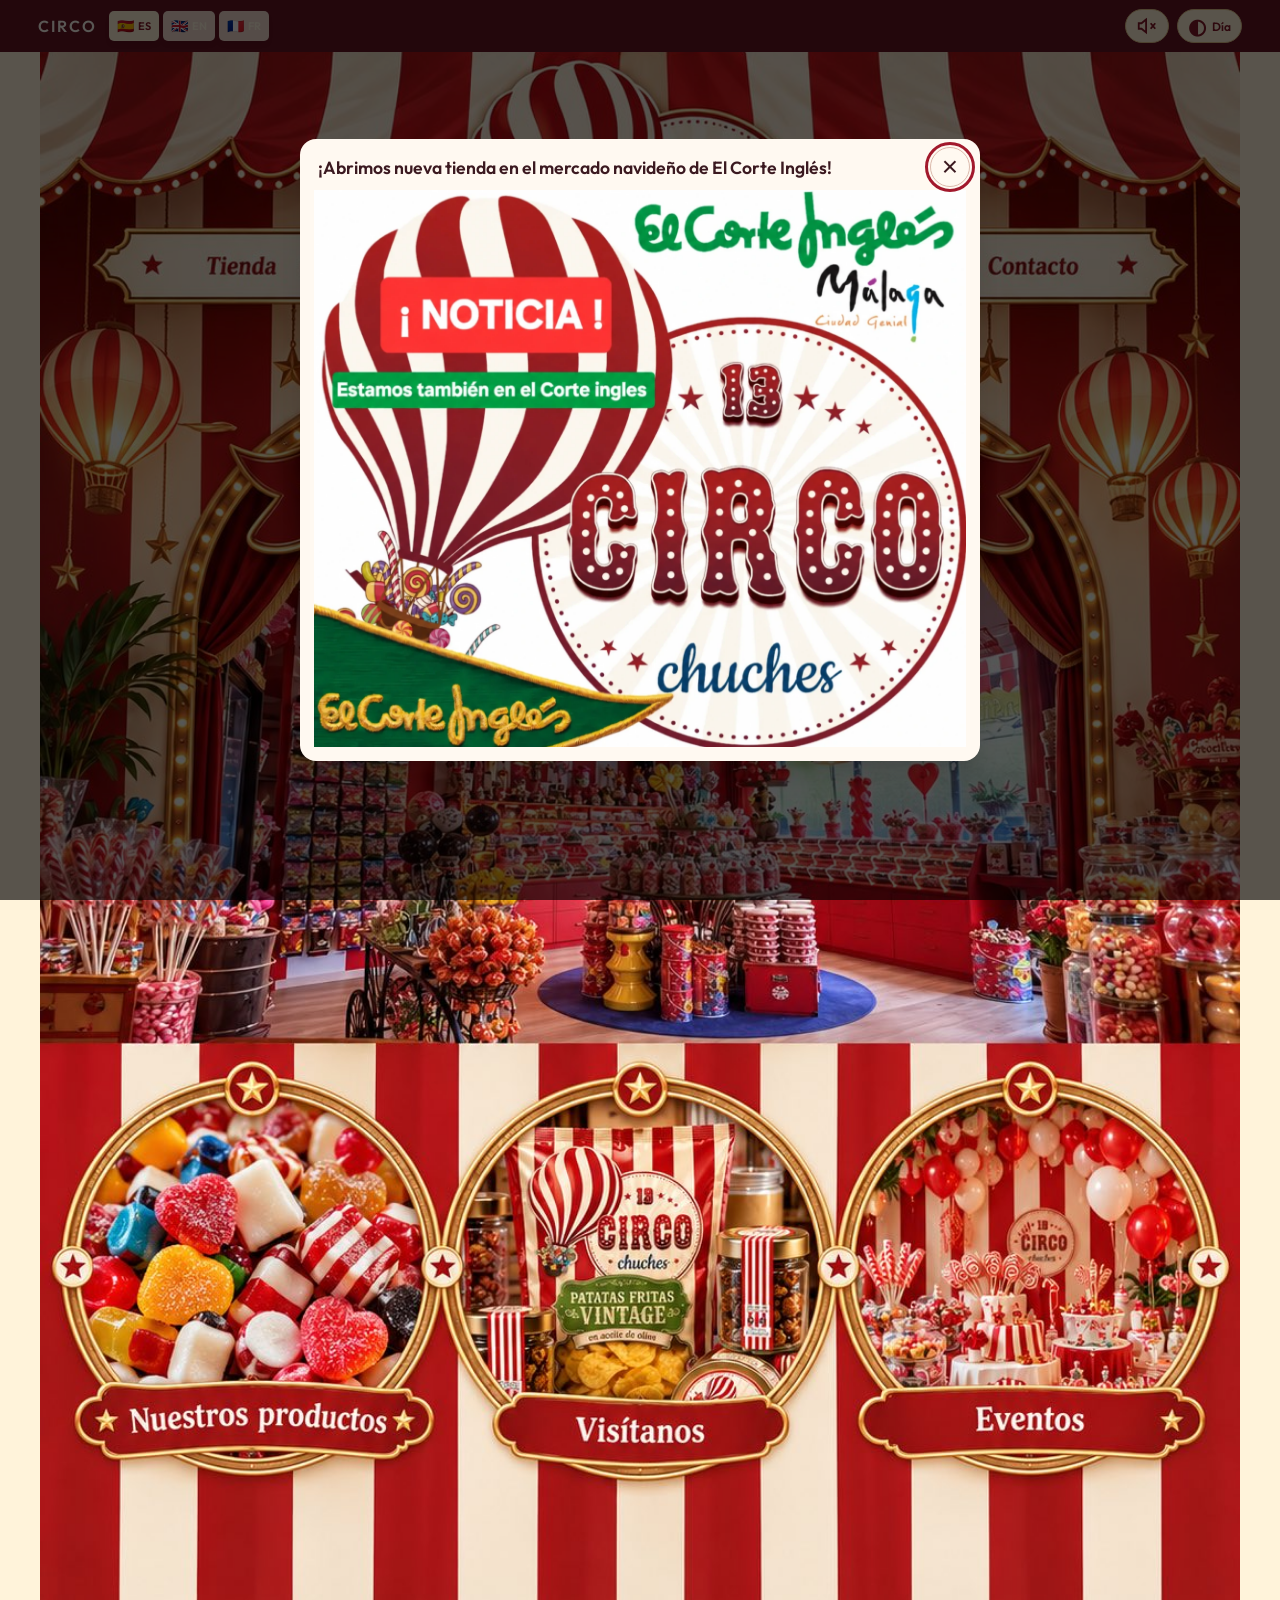
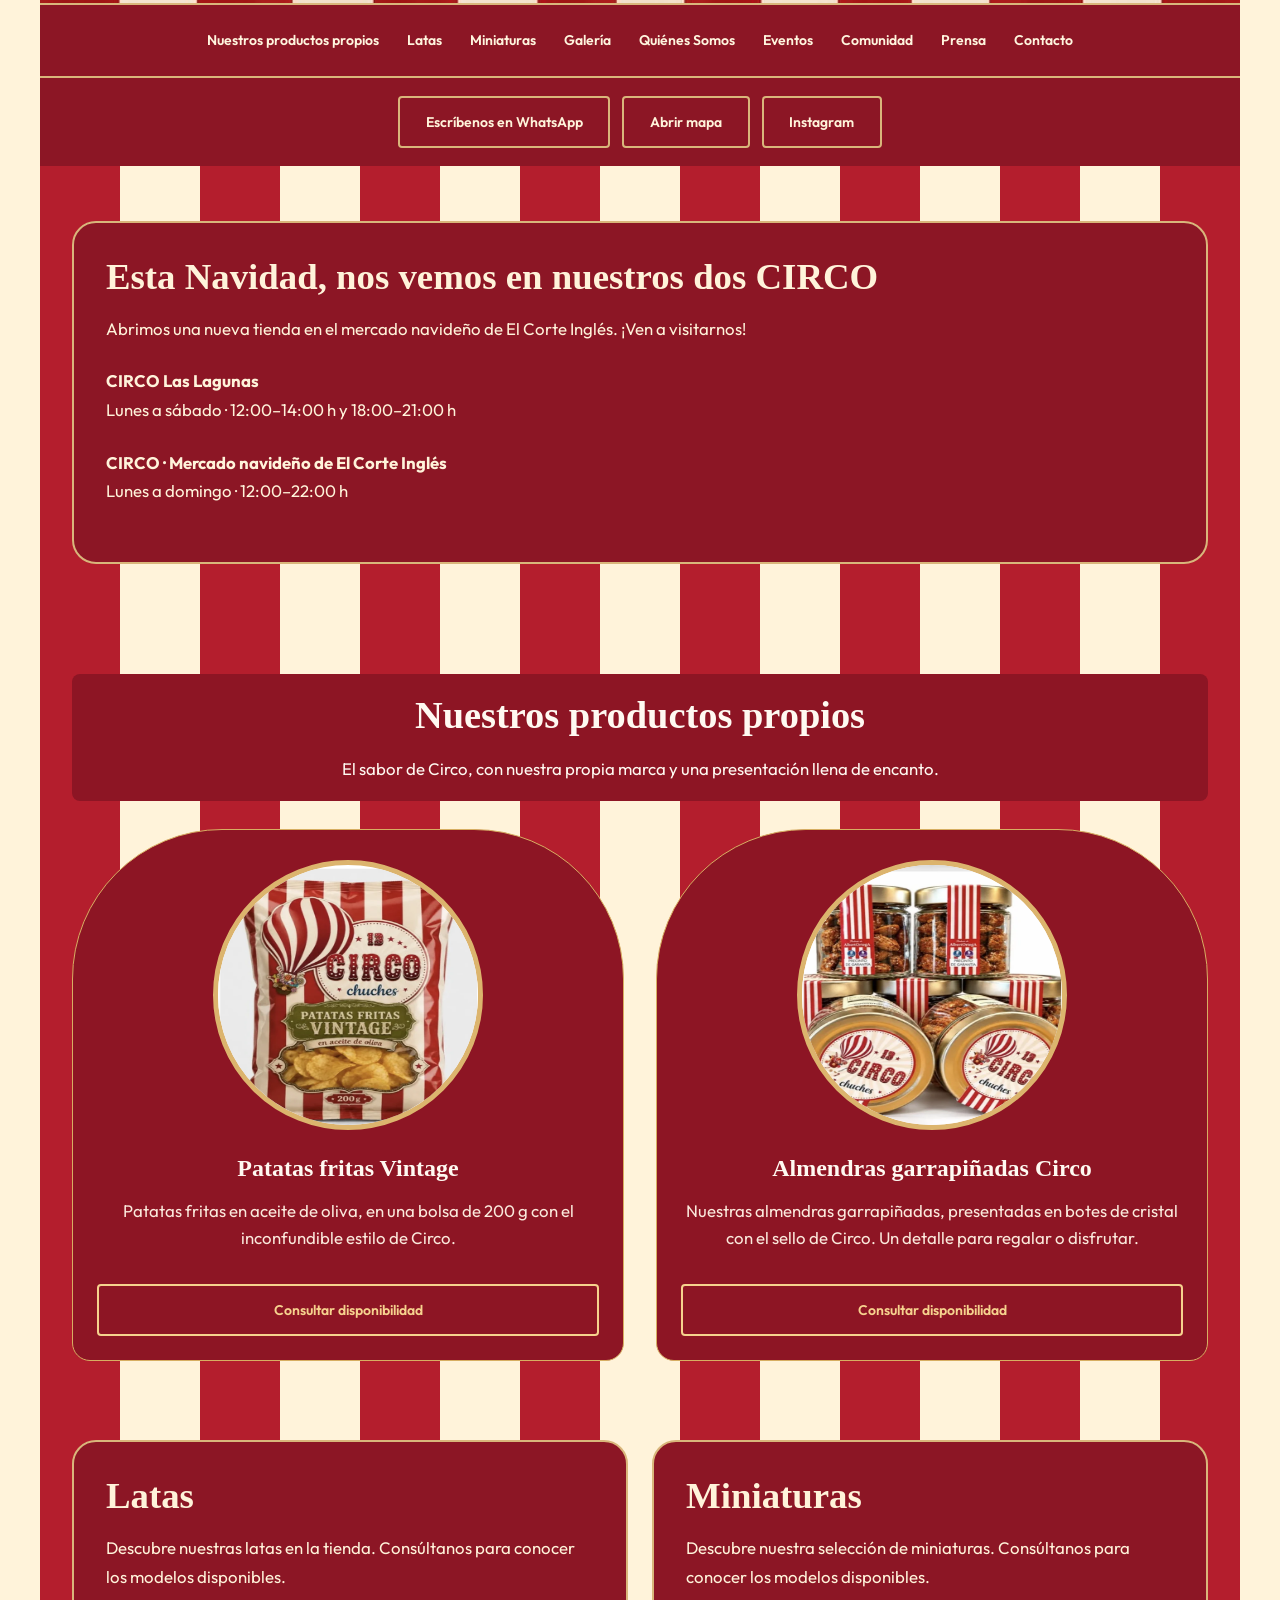
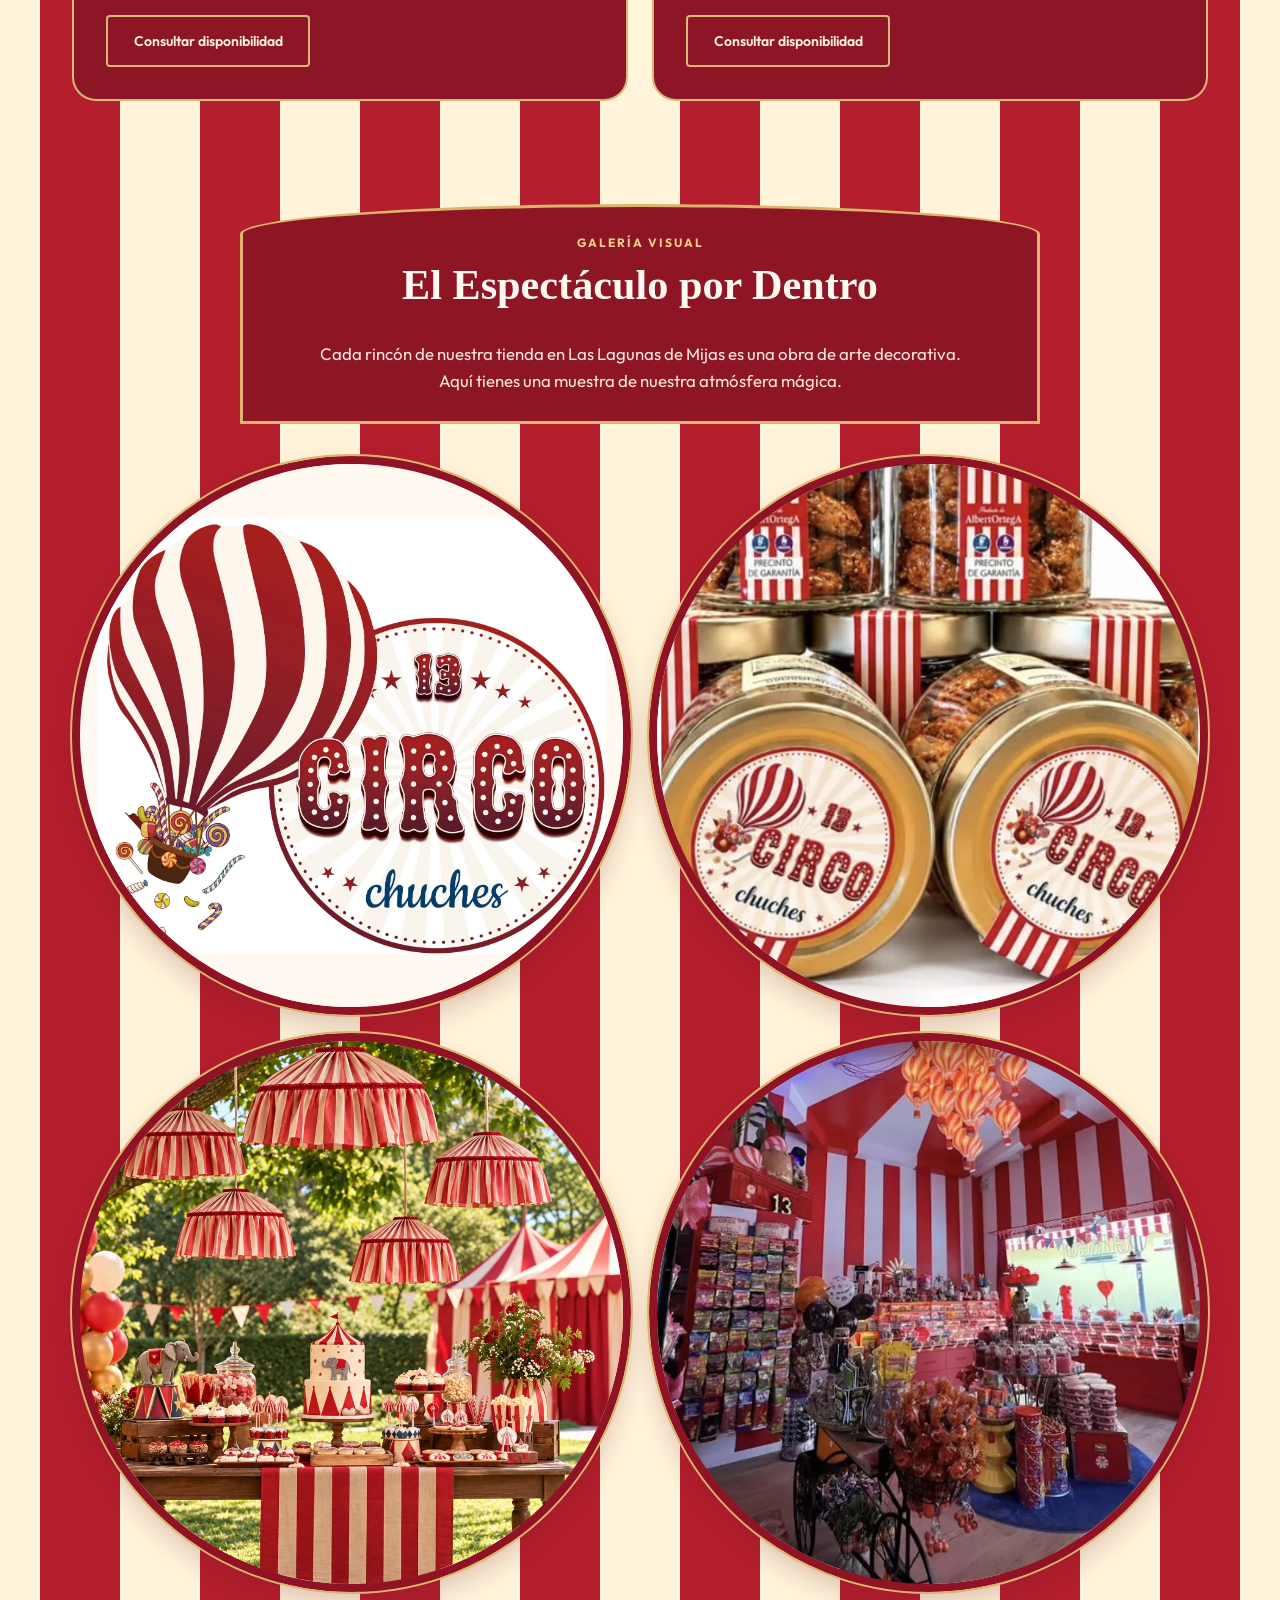
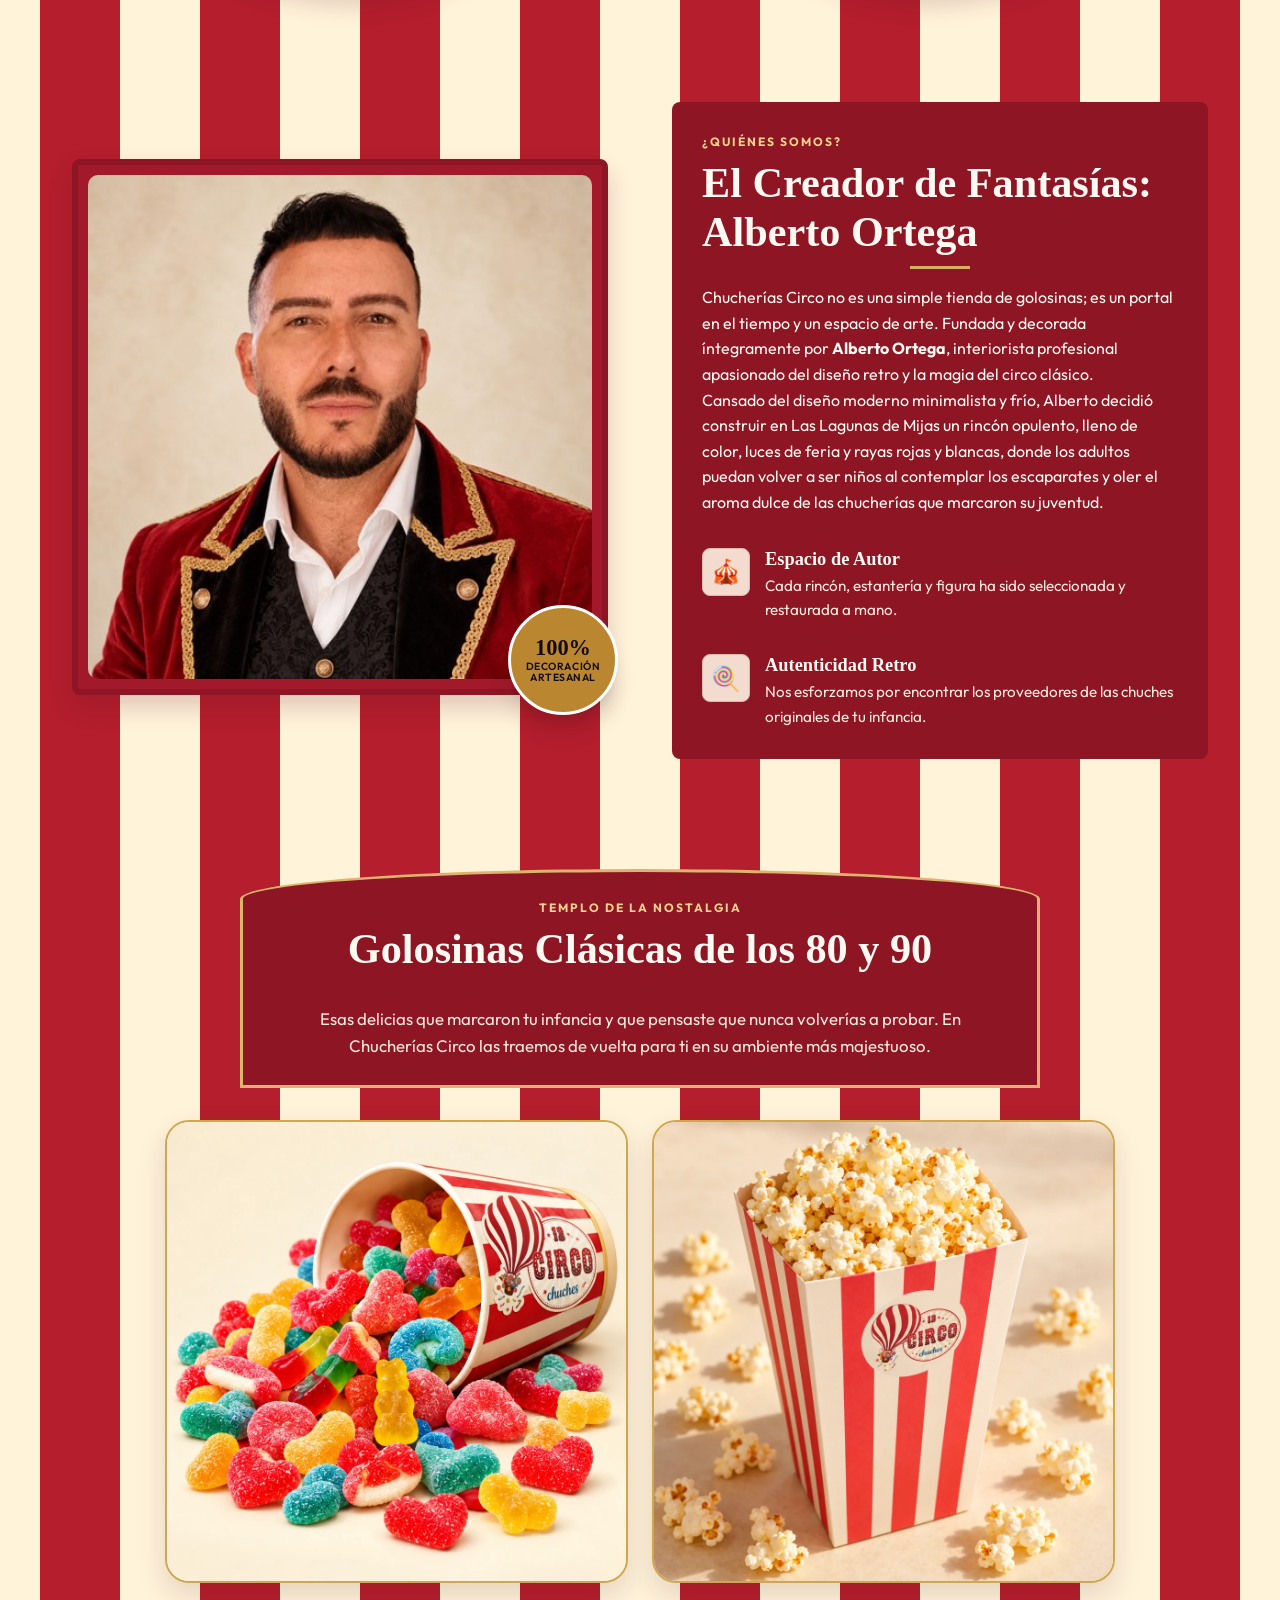
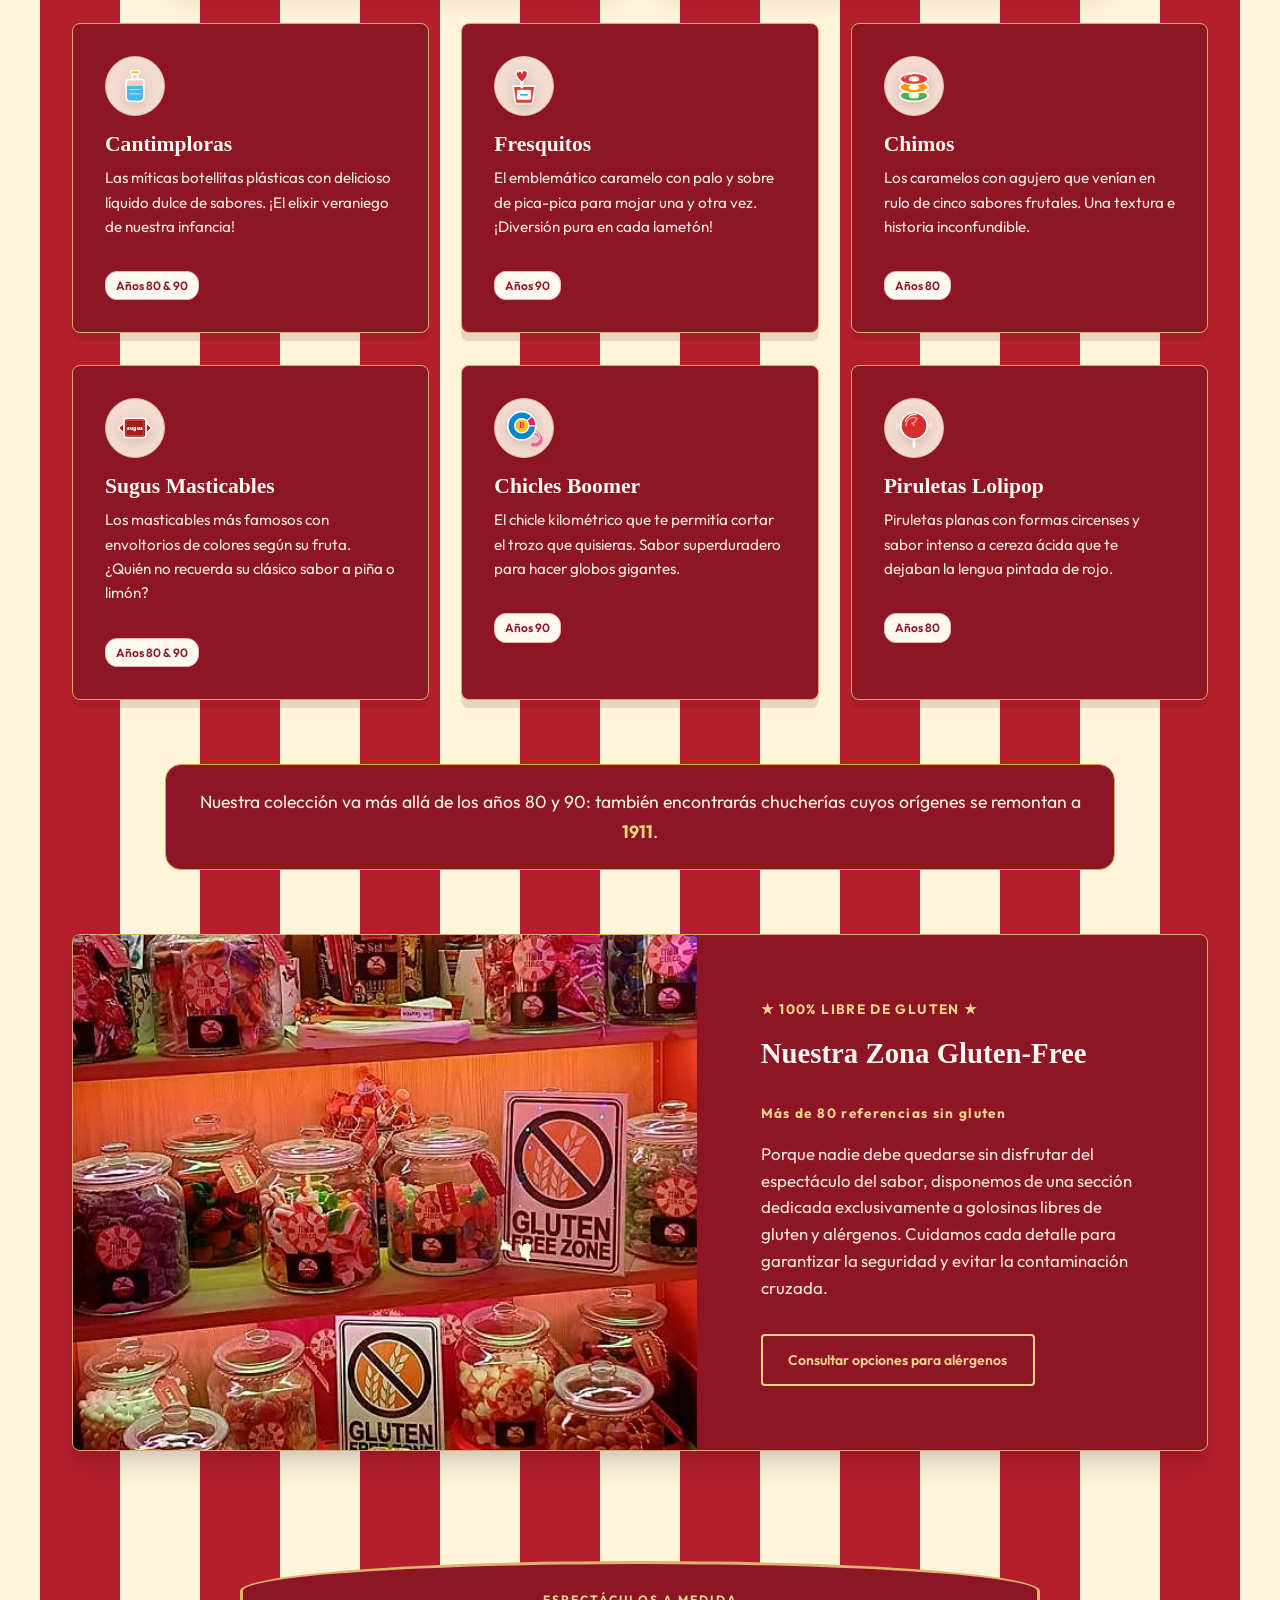
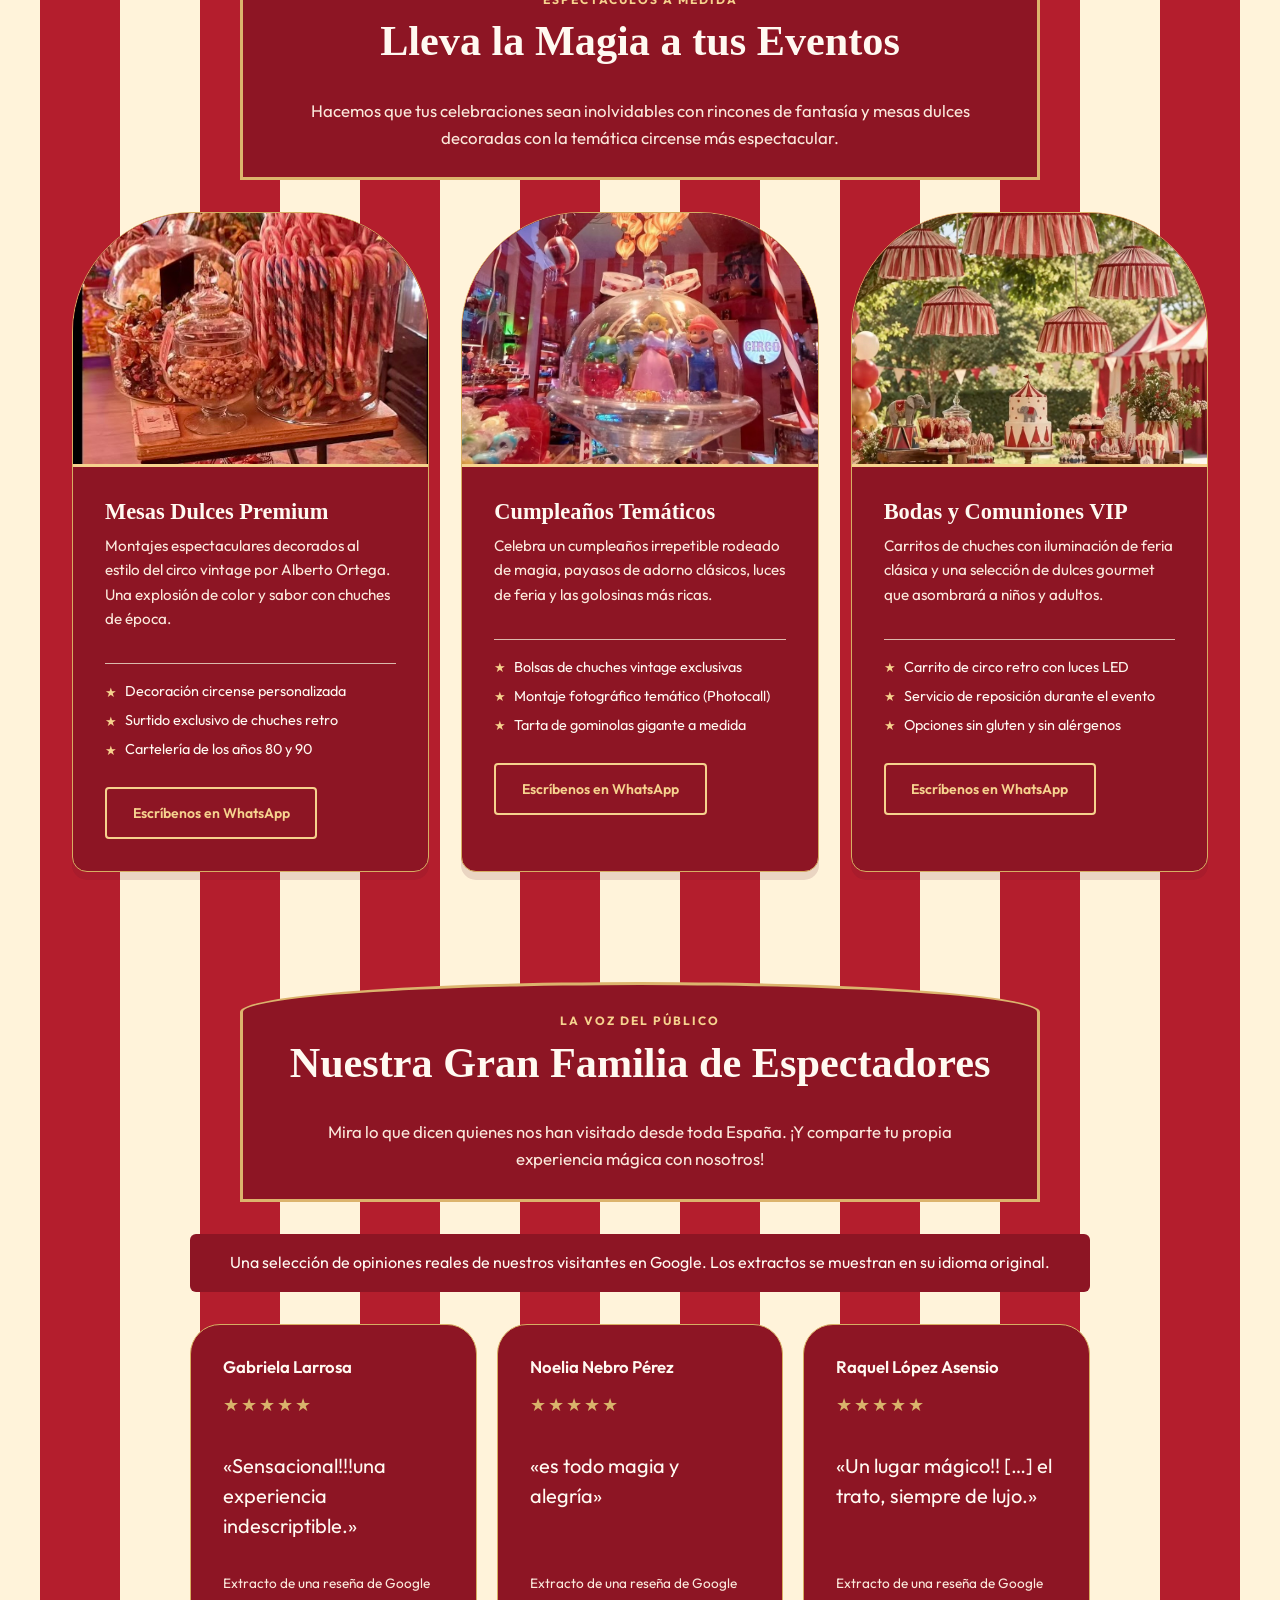
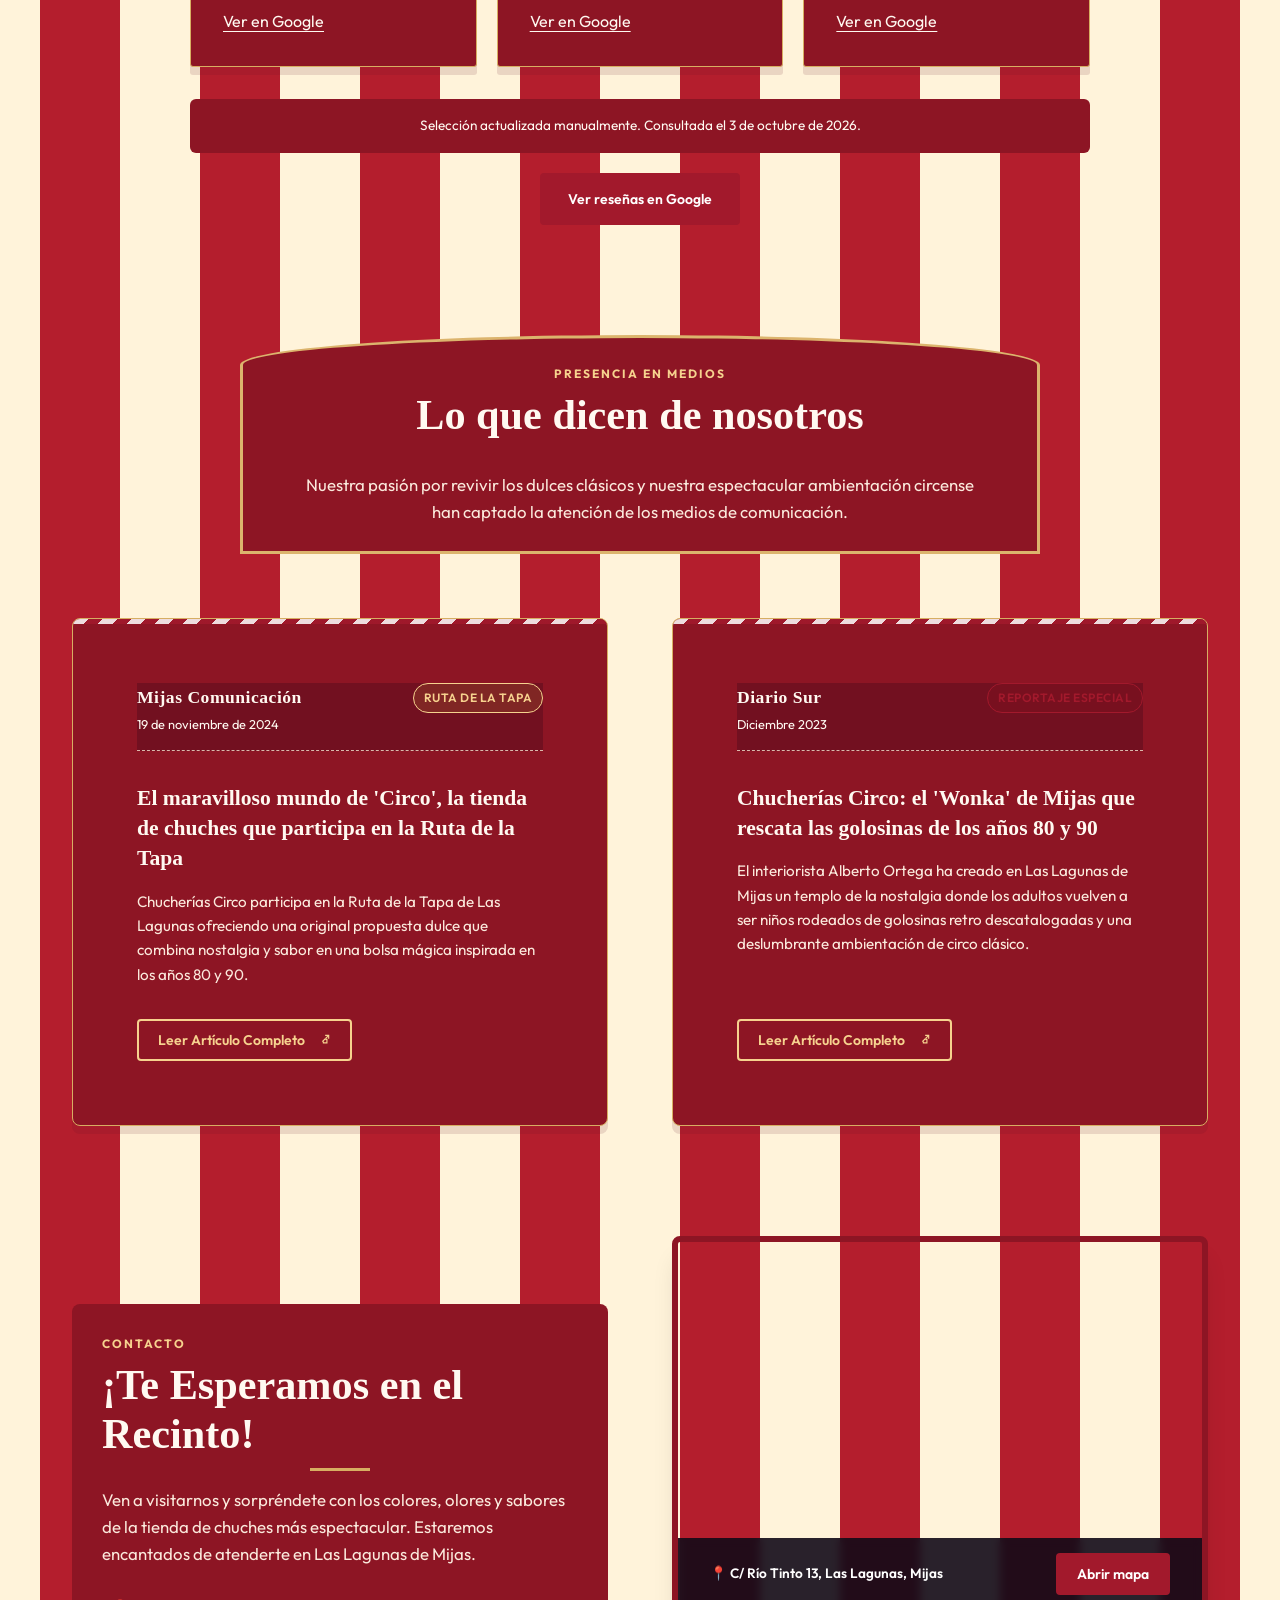
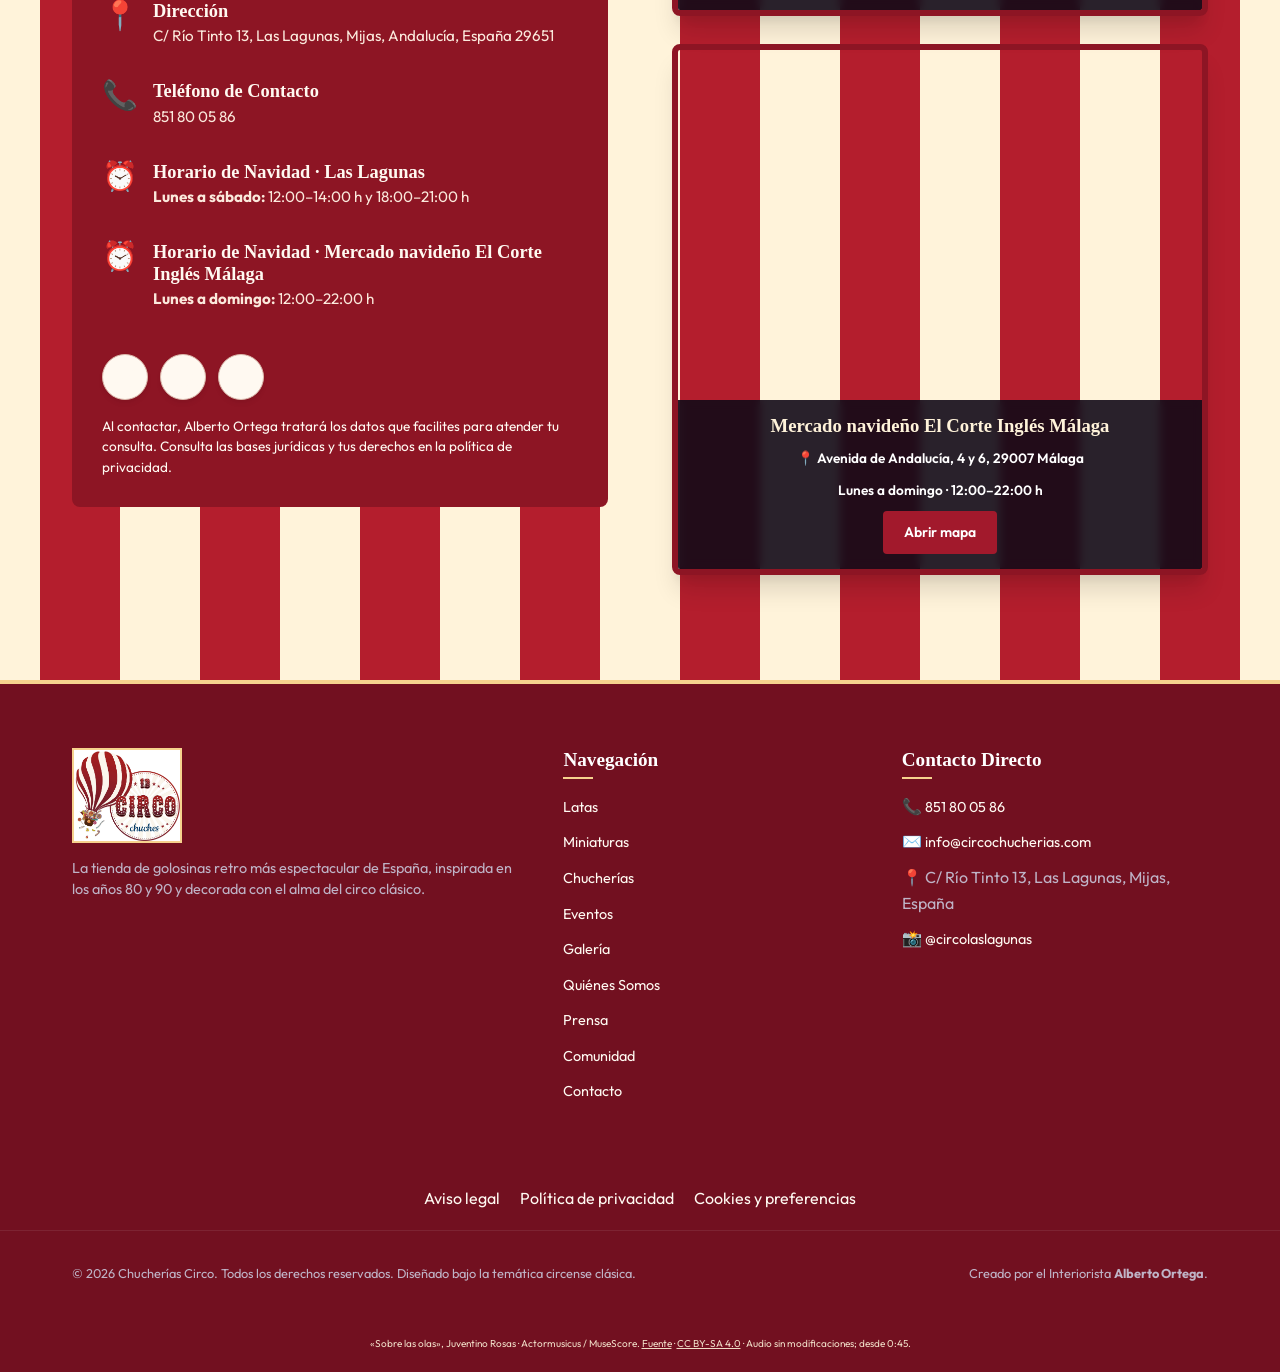
<file: index.html>
<!DOCTYPE html>
<html lang="es" data-theme="light" data-circo-mode="day" data-circo-night="false">
<head>
  <meta charset="UTF-8">
  <meta name="viewport" content="width=device-width, initial-scale=1.0">
  <title>Chucherías Circo | El Templo de la Golosina Retro en Mijas</title>
  
  <!-- Favicon -->
  <link rel="icon" type="image/png" href="/assets/images/circo-firma-logo.png?v=globo">
  
  <!-- SEO Meta Tags -->
  <meta name="description" content="Chucherías Circo es la mejor tienda de chuches de España. Descubre nuestro templo de golosinas retro de los años 80 y 90, decorado espectacularmente por Alberto Ortega en Las Lagunas, Mijas." id="metaDescription" data-i18n="meta_description">
  <meta name="keywords" content="chucherias, golosinas retro, caramelos años 80, chuches años 90, circo, alberto ortega, mijas, las lagunas, tienda chucherias espectacular" id="metaKeywords" data-i18n="meta_keywords">
  <meta name="author" content="Chucherías Circo">
  
  <!-- Canonical & Multilingual SEO -->
  <link rel="canonical" href="https://www.circochucherias.com/">
  <link rel="alternate" hreflang="es" href="https://www.circochucherias.com/?lang=es">
  <link rel="alternate" hreflang="en" href="https://www.circochucherias.com/?lang=en">
  <link rel="alternate" hreflang="fr" href="https://www.circochucherias.com/?lang=fr">
  <link rel="alternate" hreflang="x-default" href="https://www.circochucherias.com/">

  <!-- JSON-LD Structured Data for Local SEO -->
  <script type="application/ld+json">
  {
    "@context": "https://schema.org",
    "@type": "Store",
    "name": "Chucherías Circo",
    "image": "https://www.circochucherias.com/assets/images/circo-logo.webp",
    "@id": "https://www.circochucherias.com/#store",
    "url": "https://www.circochucherias.com/",
    "telephone": "+34851800586",
    "address": {
      "@type": "PostalAddress",
      "streetAddress": "C/ Río Tinto 13, Las Lagunas",
      "addressLocality": "Mijas",
      "addressRegion": "Málaga",
      "postalCode": "29651",
      "addressCountry": "ES"
    },
    "geo": {
      "@type": "GeoCoordinates",
      "latitude": 36.5392864,
      "longitude": -4.6399339
    },
    "openingHoursSpecification": [
      {
        "@type": "OpeningHoursSpecification",
        "dayOfWeek": [
          "Monday",
          "Tuesday",
          "Wednesday",
          "Thursday",
          "Friday",
          "Saturday"
        ],
        "opens": "12:00",
        "closes": "14:00"
      },
      {
        "@type": "OpeningHoursSpecification",
        "dayOfWeek": [
          "Monday",
          "Tuesday",
          "Wednesday",
          "Thursday",
          "Friday",
          "Saturday"
        ],
        "opens": "18:00",
        "closes": "21:00"
      }
    ],
    "sameAs": [
      "https://www.instagram.com/circolaslagunas/"
    ]
  }
  </script>

  <!-- Open Graph / Facebook -->
  <meta property="og:type" content="website">
  <meta property="og:url" content="https://www.circochucherias.com/">
  <meta property="og:title" content="Chucherías Circo | Golosinas Retro y Decoración de Circo">
  <meta property="og:description" content="Viaja en el tiempo en la tienda de chuches más espectacular de España, inspirada en los años 80 y 90 y decorada como un auténtico circo.">
  <meta property="og:image" content="https://www.circochucherias.com/assets/images/circo-logo.webp">

  <!-- Google Fonts -->
  <link rel="preconnect" href="https://fonts.googleapis.com">
  <link rel="preconnect" href="https://fonts.gstatic.com" crossorigin>
  <link href="https://fonts.googleapis.com/css2?family=Outfit:wght@300;400;600;700&amp;family=Playfair+Display:ital,wght@0,600;0,800;1,700&amp;display=swap" rel="stylesheet">
  
  <!-- Stylesheets -->
  <link rel="stylesheet" href="style.css">
  
  <!-- Early Theme Setup (Prevents flickering) -->
  <link rel="stylesheet" href="/assets/css/carpa.css"><link rel="stylesheet" href="/assets/css/ambiente.css"><link rel="stylesheet" href="/assets/css/live.css?v=collections-20261024"></head>
<body class="concept-2 concept-5">

  <div class="preview-bar live-toolbar"><a href="#hero" class="toolbar-brand">CIRCO</a><div class="lang-switcher">
            <a href="?lang=es" class="lang-btn active" data-lang="es" aria-label="Cambiar a Español" title="Español">🇪🇸<span class="lang-code">ES</span></a>
            <a href="?lang=en" class="lang-btn" data-lang="en" aria-label="Switch to English" title="English">🇬🇧<span class="lang-code">EN</span></a>
            <a href="?lang=fr" class="lang-btn" data-lang="fr" aria-label="Passer en Français" title="Français">🇫🇷<span class="lang-code">FR</span></a>
          </div>
        <div class="ambience-controls"><button type="button" id="waltzToggle" aria-pressed="false" aria-label="Activar música: Sobre las olas" title="Activar música: Sobre las olas"><svg viewbox="0 0 24 24" fill="none" stroke="currentColor" stroke-width="2" width="22" height="22" aria-hidden="true"><path d="M11 5 6 9H3v6h3l5 4Z"></path><g class="sound-off"><path d="m16 9 5 6m0-6-5 6"></path></g><g class="sound-on"><path d="M15 8a6 6 0 0 1 0 8M18 5a10 10 0 0 1 0 14"></path></g></svg></button><button type="button" id="ambienceToggle" aria-label="Ambiente de día. Cambiar a noche"><span aria-hidden="true">◐</span><span id="ambienceLabel">Día</span></button></div></div><!-- Navigation Header -->
  <main>
    <!-- Hero Section -->
    <!-- Chucherías Catalog Section -->
    <!-- Events Section -->
    <!-- Photo Gallery Section -->
    <!-- About Us / Quiénes Somos -->
    <!-- Press / Prensa Section -->
    <!-- Testimonials / Comunidad Section -->
    <!-- Contact & Map Section -->
    <section id="hero" class="original-carpa"><h1 class="sr-only" data-i18n="hero_title">Circo Chucherías · Las Lagunas, Mijas</h1><div class="carpa-art"><img src="/assets/images/carpa-original.jpg" width="1086" height="1448" alt="Circo Chucherías: carpa roja y blanca, logo del globo e interior de la tienda" fetchpriority="high"><a class="art-link art-shop" href="#quienes-somos" aria-label="Tienda: nuestra historia" data-i18n-label="nav_quienes_somos"><span class="sr-only" data-i18n="nav_quienes_somos">Tienda</span></a><a class="art-link art-products" href="#productos-propios" aria-label="Nuestros productos propios" data-i18n-label="own_products_title"><span class="sr-only" data-i18n="own_products_title">Productos</span></a><a class="art-link art-events" href="#eventos" aria-label="Eventos" data-i18n-label="nav_eventos"><span class="sr-only" data-i18n="nav_eventos">Eventos</span></a><a class="art-link art-contact" href="#contacto" aria-label="Contacto" data-i18n-label="nav_contacto"><span class="sr-only" data-i18n="nav_contacto">Contacto</span></a><a class="art-link art-sweets" href="#chucherias" aria-label="Ver chucherías" data-i18n-label="nav_chucherias"><span class="sr-only" data-i18n="nav_chucherias">Nuestros productos</span></a><a class="art-link art-visit" href="https://maps.app.goo.gl/c2fWq5AkcHHHDMyE8" target="_blank" rel="noopener noreferrer" aria-label="Cómo llegar a Circo" data-i18n-label="map_open"><span class="sr-only" data-i18n="map_open">Visítanos</span></a><a class="art-link art-party" href="#eventos" aria-label="Consultar eventos" data-i18n-label="nav_eventos"><span class="sr-only" data-i18n="nav_eventos">Eventos</span></a></div><nav class="original-jump" aria-label="Secciones de la web"><a href="#productos-propios" data-i18n="own_products_title">Nuestros productos propios</a><a href="#latas" data-i18n="nav_tins">Latas</a><a href="#miniaturas" data-i18n="nav_miniatures">Miniaturas</a><a href="#fotos" data-i18n="nav_fotos">Galería</a><a href="#quienes-somos" data-i18n="nav_quienes_somos">Nuestra historia</a><a href="#eventos" data-i18n="nav_eventos">Eventos</a><a href="#comunidad" data-i18n="nav_comunidad">Reseñas</a><a href="#prensa" data-i18n="nav_prensa">Prensa</a><a href="#contacto" data-i18n="nav_contacto">Contacto</a></nav><div class="live-actions"><a class="btn btn-outline-gold" href="https://wa.me/34851800586" target="_blank" rel="noopener noreferrer" data-i18n="whatsapp_label">Escríbenos en WhatsApp</a><a class="btn btn-outline-gold" href="https://maps.app.goo.gl/c2fWq5AkcHHHDMyE8" target="_blank" rel="noopener noreferrer" data-i18n="map_open">Abrir mapa</a><a class="btn btn-outline-gold" href="https://www.instagram.com/circolaslagunas/" target="_blank" rel="noopener noreferrer">Instagram</a></div></section><section id="navidad" class="own-products-section"><div class="container"><div class="collection-panel"><h2 class="showcase-title" data-i18n="christmas_title">Esta Navidad, nos vemos en nuestros dos CIRCO</h2><p class="showcase-text" data-i18n="christmas_text">Abrimos una nueva tienda en el mercado navideño de El Corte Inglés. ¡Ven a visitarnos!</p><p class="showcase-text" data-i18n="christmas_lagunas"><strong>CIRCO Las Lagunas</strong><br>Lunes a sábado · 12:00–14:00 h y 18:00–21:00 h</p><p class="showcase-text" data-i18n="christmas_corte"><strong>CIRCO · Mercado navideño de El Corte Inglés</strong><br>Lunes a domingo · 12:00–22:00 h</p></div></div></section><section id="productos-propios" class="own-products own-products-section" aria-labelledby="own-products-title">
          <div class="container"><h3 id="own-products-title" class="showcase-title" data-i18n="own_products_title">Nuestros productos propios</h3>
          <p class="showcase-text" data-i18n="own_products_intro">El sabor de Circo, con nuestra propia marca y una presentación llena de encanto.</p>
          <div class="own-products-grid">
            <article class="own-product-card">
              <div class="own-product-photo chips"><img src="assets/images/circo-products.webp" alt="Patatas fritas Vintage" data-i18n-alt="own_chips_alt" loading="lazy"></div>
              <div class="own-product-content">
                <h4 class="showcase-title" data-i18n="own_chips_title">Patatas fritas Vintage</h4>
                <p class="showcase-text" data-i18n="own_chips_text">Patatas fritas en aceite de oliva, en una bolsa de 200 g con el inconfundible estilo de Circo.</p>
                <a href="https://wa.me/34851800586" class="btn btn-outline-gold" target="_blank" rel="noopener noreferrer" data-whatsapp-key="own_chips_message" data-i18n="own_products_cta">Consultar disponibilidad</a>
              </div>
            </article>
            <article class="own-product-card">
              <div class="own-product-photo almonds"><img src="assets/images/circo-products.webp" alt="Almendras garrapiñadas Circo" data-i18n-alt="own_almonds_alt" loading="lazy"></div>
              <div class="own-product-content">
                <h4 class="showcase-title" data-i18n="own_almonds_title">Almendras garrapiñadas Circo</h4>
                <p class="showcase-text" data-i18n="own_almonds_text">Nuestras almendras garrapiñadas, presentadas en botes de cristal con el sello de Circo. Un detalle para regalar o disfrutar.</p>
                <a href="https://wa.me/34851800586" class="btn btn-outline-gold" target="_blank" rel="noopener noreferrer" data-whatsapp-key="own_almonds_message" data-i18n="own_products_cta">Consultar disponibilidad</a>
              </div>
            </article>
          </div>
        </div></section>

        <div class="container collection-grid">
<section id="latas" class="collection-panel" aria-labelledby="latas-title">
<h2 id="latas-title" class="showcase-title" data-i18n="nav_tins">Latas</h2>
<p class="showcase-text" data-i18n="tins_text">Descubre nuestras latas en la tienda. Consúltanos para conocer los modelos disponibles.</p>
<a class="btn btn-outline-gold" href="https://wa.me/34851800586?text=Hola%2C%20me%20gustar%C3%ADa%20consultar%20los%20modelos%20de%20latas%20disponibles." target="_blank" rel="noopener noreferrer" data-whatsapp-key="tins_message" data-i18n="own_products_cta">Consultar disponibilidad</a>
</section>
<section id="miniaturas" class="collection-panel" aria-labelledby="miniaturas-title">
<h2 id="miniaturas-title" class="showcase-title" data-i18n="nav_miniatures">Miniaturas</h2>
<p class="showcase-text" data-i18n="miniatures_text">Descubre nuestra selección de miniaturas. Consúltanos para conocer los modelos disponibles.</p>
<a class="btn btn-outline-gold" href="https://wa.me/34851800586?text=Hola%2C%20me%20gustar%C3%ADa%20consultar%20las%20miniaturas%20disponibles." target="_blank" rel="noopener noreferrer" data-whatsapp-key="miniatures_message" data-i18n="own_products_cta">Consultar disponibilidad</a>
</section>
</div>

        <section class="gallery-section" id="fotos">
      <div class="container">
        <div class="section-header text-center">
          <span class="section-subtitle" data-i18n="section_gallery_subtitle">Galería Visual</span>
          <h2 class="section-title" data-i18n="section_gallery_title">El Espectáculo por Dentro</h2>
          <p class="section-description" data-i18n="section_gallery_description">
            Cada rincón de nuestra tienda en Las Lagunas de Mijas es una obra de arte decorativa. Aquí tienes una muestra de nuestra atmósfera mágica.
          </p>
        </div>

        <div class="gallery-grid">
          <div class="gallery-item large" role="button" tabindex="0" aria-expanded="false" aria-controls="gallery-caption-1" aria-labelledby="gallery-title-1">
            <img src="assets/images/circo-logo.webp" alt="Logo oficial de Circo Chuches" class="gallery-logo" loading="lazy" width="1659" height="1430" data-i18n-alt="logo_alt">
            <div class="gallery-overlay" id="gallery-caption-1">
              <h4 id="gallery-title-1" data-i18n="gallery_1_title">Nuestra Identidad</h4>
              <p data-i18n="gallery_1_text">Un globo de golosinas para viajar a los recuerdos de tu infancia.</p>
            </div>
          </div>
          <div class="gallery-item" role="button" tabindex="0" aria-expanded="false" aria-controls="gallery-caption-2" aria-labelledby="gallery-title-2">
            <img src="assets/images/circo-products.webp" class="gallery-own-almonds" alt="Almendras garrapiñadas Circo" data-i18n-alt="own_almonds_alt" loading="lazy">
            <div class="gallery-overlay" id="gallery-caption-2">
              <h4 id="gallery-title-2" data-i18n="gallery_2_title">Tarros de Cristal</h4>
              <p data-i18n="gallery_2_text">Elixires de sabor listos para disfrutar.</p>
            </div>
          </div>
          <div class="gallery-item" role="button" tabindex="0" aria-expanded="false" aria-controls="gallery-caption-3" aria-labelledby="gallery-title-3">
            <img src="/assets/images/evento-mesa-circo.webp" alt="Mesa dulce al aire libre con decoración de circo diseñada por Alberto Ortega" loading="lazy" data-i18n-alt="about_event_alt">
            <div class="gallery-overlay" id="gallery-caption-3">
              <h4 id="gallery-title-3" data-i18n="gallery_3_title">El Arte del Circo</h4>
              <p data-i18n="gallery_3_text">Detalles decorados a mano inspirados en el circo clásico.</p>
            </div>
          </div>
          <div class="gallery-item" role="button" tabindex="0" aria-expanded="false" aria-controls="gallery-caption-4" aria-labelledby="gallery-title-4">
            <img src="/assets/images/interior-rayas.webp" alt="Iluminación e interior de la tienda Circo" loading="lazy" width="933" height="826" class="gallery-lighting-photo"><div class="gallery-overlay" id="gallery-caption-4">
              <h4 id="gallery-title-4" data-i18n="gallery_4_title">Luces de Marquesina</h4>
              <p data-i18n="gallery_4_text">El brillo y glamour de los mejores espectáculos.</p>
            </div>
          </div>
        </div>
      </div>
    </section>

    <section class="quienes-somos-section" id="quienes-somos">
      <div class="container grid-2">
        <div class="about-images">
          <div class="image-stack-wrapper">
            <div class="about-svg-badge">
              <div class="badge-content">
                <span class="badge-number" data-i18n="about_badge_num">100%</span>
                <span class="badge-text" data-i18n="about_badge_text">Decoración Artesanal</span>
              </div>
            </div>
            <div class="about-image-card">
              <img src="assets/images/alberto-domador-firma.jpg" alt="Alberto Ortega vestido de domador de CIRCO" class="about-img-main" data-i18n-alt="about_portrait_alt" loading="lazy" width="450" height="450" style="height:auto;aspect-ratio:1;object-fit:contain;">
            </div>
          </div>
        </div>
        <div class="about-content">
          <span class="section-subtitle" data-i18n="section_about_subtitle">¿Quiénes Somos?</span>
          <h2 class="section-title" data-i18n="section_about_title">El Creador de Fantasías: Alberto Ortega</h2>
          <p data-i18n="section_about_p1">
            <strong>Chucherías Circo</strong> no es una simple tienda de golosinas; es un portal en el tiempo y un espacio de arte. Fundada y decorada íntegramente por <strong>Alberto Ortega</strong>, interiorista profesional apasionado del diseño retro y la magia del circo clásico.
          </p>
          <p data-i18n="section_about_p2">
            Cansado del diseño moderno minimalista y frío, Alberto decidió construir en Las Lagunas de Mijas un rincón opulento, lleno de color, luces de feria y rayas rojas y blancas, donde los adultos puedan volver a ser niños al contemplar los escaparates y oler el aroma dulce de las chucherías que marcaron su juventud.
          </p>
          <div class="about-pillars">
            <div class="pillar">
              <span class="pillar-icon">🎪</span>
              <div>
                <h4 data-i18n="pillar_1_title">Espacio de Autor</h4>
                <p data-i18n="pillar_1_text">Cada rincón, estantería y figura ha sido seleccionada y restaurada a mano.</p>
              </div>
            </div>
            <div class="pillar">
              <span class="pillar-icon">🍭</span>
              <div>
                <h4 data-i18n="pillar_2_title">Autenticidad Retro</h4>
                <p data-i18n="pillar_2_text">Nos esforzamos por encontrar los proveedores de las chuches originales de tu infancia.</p>
              </div>
            </div>
          </div>
        </div>
      </div>
    </section>

    <section class="chucherias-section" id="chucherias">
      <div class="container">
        <div class="section-header text-center">
          <span class="section-subtitle" data-i18n="section_chucherias_subtitle">Templo de la Nostalgia</span>
          <h2 class="section-title" data-i18n="section_chucherias_title">Golosinas Clásicas de los 80 y 90</h2>
          <p class="section-description" data-i18n="section_chucherias_description">
            Esas delicias que marcaron tu infancia y que pensaste que nunca volverías a probar. En Chucherías Circo las traemos de vuelta para ti en su ambiente más majestuoso.
          </p>
        </div>

        <div class="circo-treat-visuals">
          <figure><img src="/assets/images/cubo-chucherias-pegatina.webp" alt="Cubo rojo y blanco volcado con chucherías de colores" data-i18n-alt="treat_candy_alt" width="1000" height="1000" loading="lazy"></figure>
          <figure><img src="/assets/images/palomitas-circo.webp" alt="Cartón de palomitas de rayas rojas y blancas con la pegatina de Circo y palomitas caídas" data-i18n-alt="treat_popcorn_alt" width="1000" height="1000" loading="lazy"></figure>
        </div>
        <div class="chucherias-grid">
          <!-- Item 1 -->
          <article class="candy-card">
            <div class="candy-icon-wrapper">
              <svg viewbox="0 0 100 100" width="44" height="44" class="candy-svg" aria-hidden="true">
                <!-- Bottle body -->
                <path d="M35,35 L65,35 A5,5 0 0,1 70,40 L70,75 A10,10 0 0,1 60,85 L40,85 A10,10 0 0,1 30,75 L30,40 A5,5 0 0,1 35,35 Z" fill="none" stroke="currentColor" stroke-width="4"></path>
                <!-- Liquid inside (Classic blue drink) -->
                <path d="M32,50 L68,50 L68,75 A8,8 0 0,1 60,83 L40,83 A8,8 0 0,1 32,75 Z" fill="#29b6f6" opacity="0.85"></path>
                <!-- Grooves on plastic -->
                <line x1="38" y1="58" x2="62" y2="58" stroke="currentColor" stroke-width="2.5" stroke-linecap="round" opacity="0.5"></line>
                <line x1="38" y1="68" x2="62" y2="68" stroke="currentColor" stroke-width="2.5" stroke-linecap="round" opacity="0.5"></line>
                <!-- Neck -->
                <rect x="44" y="23" width="12" height="12" fill="none" stroke="currentColor" stroke-width="4"></rect>
                <!-- Cap -->
                <rect x="40" y="15" width="20" height="8" rx="2" fill="#fbc02d" stroke="currentColor" stroke-width="3.5"></rect>
              </svg>
            </div>
            <h3 class="candy-title" data-i18n="candy_1_title">Cantimploras</h3>
            <p class="candy-text" data-i18n="candy_1_text">Las míticas botellitas plásticas con delicioso líquido dulce de sabores. ¡El elixir veraniego de nuestra infancia!</p>
            <div class="candy-badge" data-i18n="candy_1_badge">Años 80 &amp; 90</div>
          </article>
          <!-- Item 2 -->
          <article class="candy-card">
            <div class="candy-icon-wrapper">
              <svg viewbox="0 0 100 100" width="44" height="44" class="candy-svg" aria-hidden="true">
                <!-- Tub body -->
                <path d="M25,50 L75,50 L70,85 A5,5 0 0,1 65,90 L35,90 A5,5 0 0,1 30,85 Z" fill="#e53935" stroke="currentColor" stroke-width="4"></path>
                <!-- White Label -->
                <rect x="35" y="60" width="30" height="20" rx="3" fill="#ffffff" stroke="currentColor" stroke-width="2.5"></rect>
                <!-- Logo line on label -->
                <line x1="42" y1="70" x2="58" y2="70" stroke="#0288d1" stroke-width="3" stroke-linecap="round"></line>
                <!-- Lollipop Stick -->
                <line x1="45" y1="15" x2="45" y2="52" stroke="#ffffff" stroke-width="4" stroke-linecap="round"></line>
                <line x1="45" y1="15" x2="45" y2="52" stroke="currentColor" stroke-width="7.5" stroke-linecap="round" style="z-index:-1"></line>
                <!-- Heart-shaped cherry lollipop -->
                <path d="M32,22 C32,13 45,11 45,22 C45,11 58,13 58,22 C58,31 45,41 45,41 C45,41 32,31 32,22 Z" fill="#d32f2f" stroke="currentColor" stroke-width="3"></path>
                <!-- White highlight reflection -->
                <path d="M37,19 A4,4 0 0,1 43,16" fill="none" stroke="#ffffff" stroke-width="2.5" stroke-linecap="round"></path>
              </svg>
            </div>
            <h3 class="candy-title" data-i18n="candy_2_title">Fresquitos</h3>
            <p class="candy-text" data-i18n="candy_2_text">El emblemático caramelo con palo y sobre de pica-pica para mojar una y otra vez. ¡Diversión pura en cada lametón!</p>
            <div class="candy-badge" data-i18n="candy_2_badge">Años 90</div>
          </article>
          <!-- Item 3 -->
          <article class="candy-card">
            <div class="candy-icon-wrapper">
              <svg viewbox="0 0 100 100" width="44" height="44" class="candy-svg" aria-hidden="true">
                <!-- Stack of Chimos ring candies (green, orange, red) -->
                <!-- Green bottom candy -->
                <ellipse cx="50" cy="72" rx="32" ry="13" fill="#4caf50" stroke="currentColor" stroke-width="4"></ellipse>
                <ellipse cx="50" cy="72" rx="10" ry="4" fill="var(--bg-secondary)" stroke="currentColor" stroke-width="4"></ellipse>
                
                <!-- Orange middle candy -->
                <ellipse cx="50" cy="53" rx="32" ry="13" fill="#ff9800" stroke="currentColor" stroke-width="4"></ellipse>
                <ellipse cx="50" cy="53" rx="10" ry="4" fill="var(--bg-secondary)" stroke="currentColor" stroke-width="4"></ellipse>
                
                <!-- Red top candy -->
                <ellipse cx="50" cy="34" rx="32" ry="13" fill="#e53935" stroke="currentColor" stroke-width="4"></ellipse>
                <ellipse cx="50" cy="34" rx="10" ry="4" fill="var(--bg-secondary)" stroke="currentColor" stroke-width="4"></ellipse>
                <!-- Highlight on top candy -->
                <path d="M28,32 C30,25 40,23 45,24" fill="none" stroke="#ffffff" stroke-width="2.5" stroke-linecap="round" opacity="0.6"></path>
              </svg>
            </div>
            <h3 class="candy-title" data-i18n="candy_3_title">Chimos</h3>
            <p class="candy-text" data-i18n="candy_3_text">Los caramelos con agujero que venían en rulo de cinco sabores frutales. Una textura e historia inconfundible.</p>
            <div class="candy-badge" data-i18n="candy_3_badge">Años 80</div>
          </article>
          <!-- Item 4 -->
          <article class="candy-card">
            <div class="candy-icon-wrapper">
              <svg viewbox="0 0 100 100" width="44" height="44" class="candy-svg" aria-hidden="true">
                <!-- Sugus square wrapped candy -->
                <!-- Left wrapper twist -->
                <path d="M12,50 L25,38 L25,62 Z" fill="#ab1919" stroke="currentColor" stroke-width="3.5"></path>
                <!-- Right wrapper twist -->
                <path d="M88,50 L75,38 L75,62 Z" fill="#ab1919" stroke="currentColor" stroke-width="3.5"></path>
                <!-- Square candy -->
                <rect x="25" y="28" width="50" height="44" rx="6" fill="#ab1919" stroke="currentColor" stroke-width="4"></rect>
                <!-- Inner folds wrapper -->
                <path d="M30,33 L70,33 L70,67 L30,67 Z" fill="none" stroke="#ff8a80" stroke-width="2" opacity="0.4"></path>
                <!-- Text "sugus" in wrapper -->
                <text x="50" y="55" font-family="var(--font-body)" font-weight="900" font-size="13" fill="#ffffff" text-anchor="middle" letter-spacing="0.5">sugus</text>
              </svg>
            </div>
            <h3 class="candy-title" data-i18n="candy_4_title">Sugus Masticables</h3>
            <p class="candy-text" data-i18n="candy_4_text">Los masticables más famosos con envoltorios de colores según su fruta. ¿Quién no recuerda su clásico sabor a piña o limón?</p>
            <div class="candy-badge" data-i18n="candy_4_badge">Años 80 &amp; 90</div>
          </article>
          <!-- Item 5 -->
          <article class="candy-card">
            <div class="candy-icon-wrapper">
              <svg viewbox="0 0 100 100" width="44" height="44" class="candy-svg" aria-hidden="true">
                <!-- Boomer Bubblegum Dispenser (rolled tape) -->
                <!-- Rolled tape gum peaking out -->
                <path d="M72,60 C80,60 88,68 88,77 C88,86 80,88 70,88" fill="none" stroke="#f06292" stroke-width="8" stroke-linecap="round"></path>
                <!-- Gum strip lines -->
                <path d="M74,60 C82,60 86,67 86,75" fill="none" stroke="#f8bbd0" stroke-width="4" stroke-linecap="round"></path>
                <!-- Round container -->
                <circle cx="45" cy="45" r="32" fill="#0288d1" stroke="currentColor" stroke-width="4"></circle>
                <!-- Pink divider on case lid -->
                <path d="M68,23 A32,32 0 0,1 77,45 L45,45 Z" fill="#e91e63" stroke="currentColor" stroke-width="3"></path>
                <!-- Center sticker -->
                <circle cx="45" cy="45" r="16" fill="#fbc02d" stroke="currentColor" stroke-width="3"></circle>
                <!-- "B" logo -->
                <text x="45" y="51" font-family="var(--font-display)" font-weight="900" font-size="18" fill="#d32f2f" text-anchor="middle">B</text>
              </svg>
            </div>
            <h3 class="candy-title" data-i18n="candy_5_title">Chicles Boomer</h3>
            <p class="candy-text" data-i18n="candy_5_text">El chicle kilométrico que te permitía cortar el trozo que quisieras. Sabor superduradero para hacer globos gigantes.</p>
            <div class="candy-badge" data-i18n="candy_5_badge">Años 90</div>
          </article>
          <!-- Item 6 -->
          <article class="candy-card">
            <div class="candy-icon-wrapper">
              <svg viewbox="0 0 100 100" width="44" height="44" class="candy-svg" aria-hidden="true">
                <!-- Stick -->
                <line x1="50" y1="45" x2="50" y2="92" stroke="#ffffff" stroke-width="4" stroke-linecap="round"></line>
                <line x1="50" y1="45" x2="50" y2="92" stroke="currentColor" stroke-width="6.5" stroke-linecap="round"></line>
                <!-- Round candy head -->
                <circle cx="50" cy="45" r="30" fill="#d32f2f" stroke="currentColor" stroke-width="4"></circle>
                <!-- Swirl/spiral details -->
                <path d="M50,45 A6,6 0 0,0 44,39 A12,12 0 0,0 56,27 A18,18 0 0,0 32,45" fill="none" stroke="#ff8a80" stroke-width="3.5" stroke-linecap="round"></path>
                <!-- Cellophane wings representing candy wrap -->
                <path d="M20,45 L10,35 L10,55 Z" fill="#ffffff" opacity="0.35" stroke="currentColor" stroke-width="2"></path>
                <path d="M80,45 L90,35 L90,55 Z" fill="#ffffff" opacity="0.35" stroke="currentColor" stroke-width="2"></path>
                <!-- White highlight reflection -->
                <path d="M30,35 A22,22 0 0,1 55,20" fill="none" stroke="#ffffff" stroke-width="2.5" stroke-linecap="round"></path>
              </svg>
            </div>
            <h3 class="candy-title" data-i18n="candy_6_title">Piruletas Lolipop</h3>
            <p class="candy-text" data-i18n="candy_6_text">Piruletas planas con formas circenses y sabor intenso a cereza ácida que te dejaban la lengua pintada de rojo.</p>
            <div class="candy-badge" data-i18n="candy_6_badge">Años 80</div>
          </article>
        </div>

        <p class="candy-history-note" data-i18n="candy_history_note">Nuestra colección va más allá de los años 80 y 90: también encontrarás chucherías cuyos orígenes se remontan a <strong>1911</strong>.</p>

        <!-- Gluten Free Showcase -->
        <div class="featured-candy-showcase">
          <div class="showcase-image-wrapper">
            <img src="assets/images/gluten_free_zone.webp" alt="Zona Libre de Gluten en la tienda con frascos llenos de chuches sin alérgenos" class="showcase-image" data-i18n-alt="gluten_alt" loading="lazy">
          </div>
          <div class="showcase-content">
            <span class="gold-text-badge" data-i18n="gluten_free_badge">★ 100% LIBRE DE GLUTEN ★</span>
            <h3 class="showcase-title" data-i18n="gluten_free_title">Nuestra Zona Gluten-Free</h3>
            <p class="gluten-range gold-text-badge" data-i18n="gluten_range">Más de 80 referencias sin gluten</p>
            <p class="showcase-text" data-i18n="gluten_free_text">
              Porque nadie debe quedarse sin disfrutar del espectáculo del sabor, disponemos de una sección dedicada exclusivamente a golosinas libres de gluten y alérgenos. Cuidamos cada detalle para garantizar la seguridad y evitar la contaminación cruzada.
            </p>
            <a href="#contacto" class="btn btn-outline-gold" data-i18n="gluten_free_cta">Consultar opciones para alérgenos</a>
          </div>
        </div>
      </div>
    </section>

    <section class="eventos-section" id="eventos">
      <div class="container">
        <div class="section-header text-center">
          <span class="section-subtitle" data-i18n="section_eventos_subtitle">Espectáculos a Medida</span>
          <h2 class="section-title" data-i18n="section_eventos_title">Lleva la Magia a tus Eventos</h2>
          <p class="section-description" data-i18n="section_eventos_description">
            Hacemos que tus celebraciones sean inolvidables con rincones de fantasía y mesas dulces decoradas con la temática circense más espectacular.
          </p>
        </div>

        <div class="eventos-grid">
          <!-- Card 1 -->
          <div class="evento-card">
            <div class="evento-image-placeholder evento-photo-header">
              <img class="evento-photo evento-photo-mesas" src="/assets/images/evento-mesas-tarros.jpg" alt="Tarros de golosinas y bastones de caramelo en el carrito de CIRCO" data-i18n-alt="event_1_image_alt" loading="lazy" width="485" height="932">
            </div>
            <div class="evento-body">
              <h3 class="evento-title" data-i18n="event_1_title">Mesas Dulces Premium</h3>
              <p class="evento-text" data-i18n="event_1_text">Montajes espectaculares decorados al estilo del circo vintage por Alberto Ortega. Una explosión de color y sabor con chuches de época.</p>
              <ul class="evento-features">
                <li data-i18n="event_1_feat_1">Decoración circense personalizada</li>
                <li data-i18n="event_1_feat_2">Surtido exclusivo de chuches retro</li>
                <li data-i18n="event_1_feat_3">Cartelería de los años 80 y 90</li>
              </ul>
            <a href="https://wa.me/34851800586" class="btn btn-outline-gold" target="_blank" rel="noopener noreferrer" data-i18n="whatsapp_label">Consultar por WhatsApp</a></div>
          </div>
          <!-- Card 2 -->
          <div class="evento-card">
            <div class="evento-image-placeholder evento-photo-header">
              <img class="evento-photo evento-photo-cumpleanos" src="/assets/images/evento-cumpleanos-escaparate.jpg" alt="Campana de cristal con personajes y dulces en el escaparate de CIRCO" data-i18n-alt="event_2_image_alt" loading="lazy" width="1280" height="591">
            </div>
            <div class="evento-body">
              <h3 class="evento-title" data-i18n="event_2_title">Cumpleaños Temáticos</h3>
              <p class="evento-text" data-i18n="event_2_text">Celebra un cumpleaños irrepetible rodeado de magia, payasos de adorno clásicos, luces de feria y las golosinas más ricas.</p>
              <ul class="evento-features">
                <li data-i18n="event_2_feat_1">Bolsas de chuches vintage exclusivas</li>
                <li data-i18n="event_2_feat_2">Montaje fotográfico temático (Photocall)</li>
                <li data-i18n="event_2_feat_3">Tarta de gominolas gigante a medida</li>
              </ul>
            <a href="https://wa.me/34851800586" class="btn btn-outline-gold" target="_blank" rel="noopener noreferrer" data-i18n="whatsapp_label">Consultar por WhatsApp</a></div>
          </div>
          <!-- Card 3 -->
          <div class="evento-card">
            <div class="evento-image-placeholder evento-photo-header">
              <img class="evento-photo evento-photo-bodas" src="/assets/images/evento-bodas-circo.jpg" alt="Mesa dulce al aire libre con lámparas y decoración circense roja y blanca" data-i18n-alt="event_3_image_alt" loading="lazy" width="1026" height="1203">
            </div>
            <div class="evento-body">
              <h3 class="evento-title" data-i18n="event_3_title">Bodas y Comuniones VIP</h3>
              <p class="evento-text" data-i18n="event_3_text">Carritos de chuches con iluminación de feria clásica y una selección de dulces gourmet que asombrará a niños y adultos.</p>
              <ul class="evento-features">
                <li data-i18n="event_3_feat_1">Carrito de circo retro con luces LED</li>
                <li data-i18n="event_3_feat_2">Servicio de reposición durante el evento</li>
                <li data-i18n="event_3_feat_3">Opciones sin gluten y sin alérgenos</li>
              </ul>
            <a href="https://wa.me/34851800586" class="btn btn-outline-gold" target="_blank" rel="noopener noreferrer" data-i18n="whatsapp_label">Consultar por WhatsApp</a></div>
          </div>
        </div>
      </div>
    </section>

    <section class="comunidad-section" id="comunidad">
      <div class="container">
        <div class="section-header text-center">
          <span class="section-subtitle" data-i18n="section_testimonials_subtitle">La Voz del Público</span>
          <h2 class="section-title" data-i18n="section_testimonials_title">Nuestra Gran Familia de Espectadores</h2>
          <p class="section-description" data-i18n="section_testimonials_description">
            Mira lo que dicen quienes nos han visitado desde toda España. ¡Y comparte tu propia experiencia mágica con nosotros!
          </p>
        </div>

        <div class="google-reviews-panel">
          <p data-i18n="google_reviews_intro">Las opiniones de nuestros visitantes están en Google. Consulta sus experiencias y comparte la tuya.</p>
          <div class="manual-reviews-grid">
            <article class="testimonial-card manual-review">
              <h3 class="user-name">Gabriela Larrosa</h3>
              <div class="star-rating-display" role="img" aria-label="5 / 5">★★★★★</div>
              <blockquote lang="es">«Sensacional!!!una experiencia indescriptible.»</blockquote>
              <p class="review-source" data-i18n="google_reviews_excerpt">Extracto de una reseña de Google</p>
              <a href="https://www.google.com/search?q=Chucherias+CIRCO&amp;si=APenkKm7iecQ4G6P-TsbSMFKIQtv3EFIqRAFw-i8uEbk55Z-_wJMbU8HV7rsmTUYcv1XOpO9pVIYmL5VHRi1U9x6FxG-OS8c5zEJYqUL7pMSp47dqZgyHkA%3D" target="_blank" rel="noopener noreferrer" data-i18n="google_reviews_source">Ver en Google</a>
            </article>
            <article class="testimonial-card manual-review">
              <h3 class="user-name">Noelia Nebro Pérez</h3>
              <div class="star-rating-display" role="img" aria-label="5 / 5">★★★★★</div>
              <blockquote lang="es">«es todo magia y alegría»</blockquote>
              <p class="review-source" data-i18n="google_reviews_excerpt">Extracto de una reseña de Google</p>
              <a href="https://www.google.com/search?q=Chucherias+CIRCO&amp;si=APenkKm7iecQ4G6P-TsbSMFKIQtv3EFIqRAFw-i8uEbk55Z-_wJMbU8HV7rsmTUYcv1XOpO9pVIYmL5VHRi1U9x6FxG-OS8c5zEJYqUL7pMSp47dqZgyHkA%3D" target="_blank" rel="noopener noreferrer" data-i18n="google_reviews_source">Ver en Google</a>
            </article>
            <article class="testimonial-card manual-review">
              <h3 class="user-name">Raquel López Asensio</h3>
              <div class="star-rating-display" role="img" aria-label="5 / 5">★★★★★</div>
              <blockquote lang="es">«Un lugar mágico!! […] el trato, siempre de lujo.»</blockquote>
              <p class="review-source" data-i18n="google_reviews_excerpt">Extracto de una reseña de Google</p>
              <a href="https://www.google.com/search?q=Chucherias+CIRCO&amp;si=APenkKm7iecQ4G6P-TsbSMFKIQtv3EFIqRAFw-i8uEbk55Z-_wJMbU8HV7rsmTUYcv1XOpO9pVIYmL5VHRi1U9x6FxG-OS8c5zEJYqUL7pMSp47dqZgyHkA%3D" target="_blank" rel="noopener noreferrer" data-i18n="google_reviews_source">Ver en Google</a>
            </article>
          </div>
          <p class="reviews-update" data-i18n="google_reviews_update">Selección actualizada manualmente. Consultada el 3 de octubre de 2026.</p>
          <a href="https://maps.app.goo.gl/7yP2ySgVsyXzXTi48" target="_blank" rel="noopener noreferrer" class="btn btn-primary" data-i18n="google_reviews_cta">Ver reseñas en Google</a>
        </div>
      </div>
    </section>

    <section class="prensa-section" id="prensa">
      <div class="container">
        <div class="section-header text-center">
          <span class="section-subtitle" data-i18n="section_prensa_subtitle">Presencia en Medios</span>
          <h2 class="section-title" data-i18n="section_prensa_title">Lo que dicen de nosotros</h2>
          <p class="section-description" data-i18n="section_prensa_description">
            Nuestra pasión por revivir los dulces clásicos y nuestra espectacular ambientación circense han captado la atención de los medios de comunicación.
          </p>
        </div>

        <div class="prensa-grid">
          <!-- Card 1: Mijas Comunicación -->
          <article class="prensa-card">
            <div class="prensa-card-header">
              <div class="prensa-meta">
                <span class="prensa-media" data-i18n="press_1_media">Mijas Comunicación</span>
                <span class="prensa-date" data-i18n="press_1_date">19 de noviembre de 2024</span>
              </div>
              <span class="prensa-badge" data-i18n="press_1_badge">Ruta de la Tapa</span>
            </div>
            <div class="prensa-card-body">
              <h3 class="prensa-card-title" data-i18n="press_1_title">El maravilloso mundo de 'Circo', la tienda de chuches que participa en la Ruta de la Tapa</h3>
              <p class="prensa-card-text" data-i18n="press_1_text">Chucherías Circo participa en la Ruta de la Tapa de Las Lagunas ofreciendo una original propuesta dulce que combina nostalgia y sabor en una bolsa mágica inspirada en los años 80 y 90.</p>
            </div>
            <div class="prensa-card-footer">
              <a href="https://mijascomunicacion.com/actualidad/32699/el-maravilloso-mundo-del-circo-la-tienda-de-chuches-que-participa-en-la-ruta-de-la-tapa/" target="_blank" rel="noopener noreferrer" class="btn btn-outline-gold btn-sm btn-press">
                <span data-i18n="press_1_cta">Leer Artículo Completo</span>
                <svg class="icon icon-external" viewbox="0 0 24 24" width="14" height="14">
                  <path fill="currentColor" d="M14 3h7v7h-2V6.4l-9.3 9.3l-1.4-1.4L17.6 5H14V3zm-2 11h-2v4h8v-8h-4v2h2v4h-4v-4z"></path>
                </svg>
              </a>
            </div>
          </article>

          <!-- Card 2: Diario Sur -->
          <article class="prensa-card">
            <div class="prensa-card-header">
              <div class="prensa-meta">
                <span class="prensa-media" data-i18n="press_2_media">Diario Sur</span>
                <span class="prensa-date" data-i18n="press_2_date">Diciembre 2023</span>
              </div>
              <span class="prensa-badge badge-sur" data-i18n="press_2_badge">Reportaje Especial</span>
            </div>
            <div class="prensa-card-body">
              <h3 class="prensa-card-title" data-i18n="press_2_title">Chucherías Circo: el 'Wonka' de Mijas que rescata las golosinas de los años 80 y 90</h3>
              <p class="prensa-card-text" data-i18n="press_2_text">El interiorista Alberto Ortega ha creado en Las Lagunas de Mijas un templo de la nostalgia donde los adultos vuelven a ser niños rodeados de golosinas retro descatalogadas y una deslumbrante ambientación de circo clásico.</p>
            </div>
            <div class="prensa-card-footer">
              <a href="https://www.diariosur.es/costadelsol/chucherias-circo-wonka-mijas-rescatan-golosinas-anos-20231219003352-nt.html" target="_blank" rel="noopener noreferrer" class="btn btn-outline-gold btn-sm btn-press">
                <span data-i18n="press_2_cta">Leer Artículo Completo</span>
                <svg class="icon icon-external" viewbox="0 0 24 24" width="14" height="14">
                  <path fill="currentColor" d="M14 3h7v7h-2V6.4l-9.3 9.3l-1.4-1.4L17.6 5H14V3zm-2 11h-2v4h8v-8h-4v2h2v4h-4v-4z"></path>
                </svg>
              </a>
            </div>
          </article>
        </div>
      </div>
    </section>

    <section class="contacto-section" id="contacto">
      <div class="container grid-2">
        <div class="contact-info-panel">
          <span class="section-subtitle" data-i18n="section_contact_subtitle">Contacto</span>
          <h2 class="section-title" data-i18n="section_contact_title">¡Te Esperamos en el Recinto!</h2>
          <p class="contact-intro" data-i18n="contact_intro">
            Ven a visitarnos y sorpréndete con los colores, olores y sabores de la tienda de chuches más espectacular. Estaremos encantados de atenderte en Las Lagunas de Mijas.
          </p>
          
          <div class="contact-details">
            <div class="contact-item">
              <span class="contact-icon">📍</span>
              <div>
                <h4 data-i18n="contact_address_title">Dirección</h4>
                <p data-i18n="contact_address_text">C/ Río Tinto 13, Las Lagunas, Mijas, Andalucía, España 29651</p>
              </div>
            </div>
            
            <div class="contact-item">
              <span class="contact-icon">📞</span>
              <div>
                <h4 data-i18n="contact_phone_title">Teléfono de Contacto</h4>
                <p><a href="tel:851800586" class="contact-link">851 80 05 86</a></p>
              </div>
            </div>
            
            <div class="contact-item">
              <span class="contact-icon">⏰</span>
              <div>
                <h4 data-i18n="contact_hours_title">Horario de Navidad · Las Lagunas</h4>
                <p data-i18n="contact_hours_text"><strong>Lunes a sábado:</strong> 12:00–14:00 h y 18:00–21:00 h</p>
              </div>
            </div>
            <div class="contact-item">
              <span class="contact-icon">⏰</span>
              <div>
                <h4 data-i18n="market_hours_title">Horario de Navidad · Mercado navideño El Corte Inglés Málaga</h4>
                <p data-i18n="contact_hours_sub"><strong>Lunes a domingo:</strong> 12:00–22:00 h</p>
              </div>
            </div>
          </div>
          
          <div class="social-links-row">
            <a href="https://www.instagram.com/circolaslagunas/" target="_blank" rel="noopener noreferrer" class="social-icon-btn" aria-label="Síguenos en Instagram" data-i18n-label="instagram_label">
              <svg viewbox="0 0 24 24" width="24" height="24">
                <path fill="currentColor" d="M7.8 2h8.4C19.4 2 22 4.6 22 7.8v8.4a5.8 5.8 0 0 1-5.8 5.8H7.8C4.6 22 2 19.4 2 16.2V7.8A5.8 5.8 0 0 1 7.8 2m-.2 2A3.6 3.6 0 0 0 4 7.6v8.8A3.6 3.6 0 0 0 7.6 20h8.8a3.6 3.6 0 0 0 3.6-3.6V7.6A3.6 3.6 0 0 0 16.4 4H7.6m8.9 1.5a1 1 0 1 1 0 2a1 1 0 0 1 0-2M12 7a5 5 0 1 1 0 10a5 5 0 0 1 0-10m0 2a3 3 0 1 0 0 6a3 3 0 0 0 0-6z"></path>
              </svg>
            </a>
            <a href="https://wa.me/34851800586?text=Hola!%20Me%20gustaria%20saber%20mas%20sobre%20las%20chucherias%20y%20eventos." target="_blank" rel="noopener noreferrer" class="social-icon-btn" aria-label="Escríbenos en WhatsApp" data-i18n-label="whatsapp_label">
              <svg viewbox="0 0 24 24" width="24" height="24">
                <path fill="currentColor" d="M12.04 2c-5.46 0-9.91 4.45-9.91 9.91c0 1.75.46 3.45 1.32 4.95L2.05 22l5.25-1.38c1.45.79 3.08 1.21 4.74 1.21c5.46 0 9.91-4.45 9.91-9.91c0-2.65-1.03-5.14-2.9-7.01A9.816 9.816 0 0 0 12.04 2m.01 1.67c2.2 0 4.26.86 5.82 2.42a8.182 8.182 0 0 1 2.41 5.82c0 4.54-3.7 8.24-8.24 8.24c-1.44 0-2.85-.38-4.1-1.1l-.3-.17l-3.05.8l.81-2.97l-.19-.3a8.216 8.216 0 0 1-1.25-4.3c.02-4.54 3.72-8.24 8.26-8.24m-3.48 4.72c-.19-.43-.4-.44-.58-.45c-.15 0-.32-.01-.5-.01c-.17 0-.46.06-.7.33c-.24.26-.92.9-.92 2.2c0 1.3.94 2.56 1.07 2.73c.13.17 1.86 2.83 4.5 3.97c.63.27 1.11.43 1.49.56c.63.2 1.21.17 1.66.1c.5-.07 1.54-.63 1.76-1.24c.22-.61.22-1.13.15-1.24c-.07-.1-.26-.17-.56-.32c-.3-.15-1.76-.87-2.03-.97c-.27-.1-.47-.15-.67.15c-.2.3-.78.97-.95 1.17c-.17.2-.35.22-.65.07c-.3-.15-1.27-.47-2.42-1.49c-.89-.8-1.5-1.78-1.67-2.08c-.17-.3-.02-.46.13-.61c.13-.13.3-.35.45-.52c.15-.17.2-.3.3-.5c.1-.2.05-.38-.02-.53c-.07-.15-.58-1.4-0.8-1.92z"></path>
              </svg>
            </a>
            <a href="mailto:info@circochucherias.com" class="social-icon-btn" aria-label="Envíanos un correo electrónico" data-i18n-label="email_label">
              <svg viewbox="0 0 24 24" width="24" height="24">
                <path fill="currentColor" d="M20 4H4c-1.1 0-1.99.9-1.99 2L2 18c0 1.1.9 2 2 2h16c1.1 0 2-.9 2-2V6c0-1.1-.9-2-2-2zm0 4l-8 5l-8-5V6l8 5l8-5v2z"></path>
              </svg>
            </a>
          </div>
<p style="font-size:.85rem;line-height:1.5;margin-top:16px;" data-i18n="legal_contact_notice">Al contactar, Alberto Ortega tratará los datos que facilites para atender tu consulta. Consulta las bases jurídicas y tus derechos en la <a href="/privacidad/">política de privacidad</a>.</p>
        </div>
        
        <div class="map-panel">
          <div class="map-card-wrapper">
            <!-- Google Maps embed for Chucherias CIRCO. -->
            <iframe src="https://www.google.com/maps/embed?pb=!1m18!1m12!1m3!1d3005.26378951056!2d-4.639933900000001!3d36.5392864!2m3!1f0!2f0!3f0!3m2!1i1024!2i768!4f13.1!3m3!1m2!1s0xd72e3c4c7c54061%3A0xf7950018912417b7!2sChucherias%20CIRCO!5e1!3m2!1ses!2ses!4v1791879752073!5m2!1ses!2ses" title="Google Maps · Chucherías CIRCO, C. Río Tinto 13, Mijas" width="100%" height="450" style="display:block;width:100%;height:450px;border:0;" allowfullscreen="" loading="lazy" referrerpolicy="strict-origin-when-cross-origin"></iframe>
            <div class="map-overlay">
              <p>📍 C/ Río Tinto 13, Las Lagunas, Mijas</p>
              <a href="https://maps.app.goo.gl/7yP2ySgVsyXzXTi48" target="_blank" rel="noopener noreferrer" class="btn btn-primary btn-sm" data-i18n="map_open">Abrir mapa</a>
            </div>
          </div>
<div class="map-card-wrapper" id="mapa-mercado-navideno" style="margin-top:28px;height:auto;">
<iframe src="https://www.google.com/maps?q=El%20Corte%20Ingl%C3%A9s%20M%C3%A1laga%20Avenida%20de%20Andaluc%C3%ADa%204%206%20M%C3%A1laga&amp;output=embed" title="Google Maps · El Corte Inglés Málaga centro, Avenida de Andalucía, 4 y 6" data-i18n-label="market_map_label" width="100%" height="350" style="display:block;width:100%;height:350px;border:0;" allowfullscreen loading="lazy" referrerpolicy="strict-origin-when-cross-origin"></iframe>
<div class="map-overlay" style="position:static;flex-direction:column;text-align:center;">
<h3 style="color:#fff3da;" data-i18n="market_map_title">Mercado navideño El Corte Inglés Málaga</h3>
<p>📍 Avenida de Andalucía, 4 y 6, 29007 Málaga</p>
<p data-i18n="market_map_hours">Lunes a domingo · 12:00–22:00 h</p>
<a href="https://www.google.com/maps/search/?api=1&amp;query=El%20Corte%20Ingl%C3%A9s%20M%C3%A1laga%20Avenida%20de%20Andaluc%C3%ADa%204%206%20M%C3%A1laga" target="_blank" rel="noopener noreferrer" class="btn btn-primary btn-sm" data-i18n="map_open">Abrir mapa</a>
</div></div>
        </div>
      </div>
    </section>
  </main>

  <!-- Footer -->
  <footer class="main-footer">
    <div class="container footer-grid">
      <div class="footer-brand">
        <a href="#hero" class="logo-brand">
          <img src="assets/images/circo-logo.webp" alt="Logo Chucherías Circo" class="logo-img" data-i18n-alt="logo_alt">
          <span class="logo-text">Circo<span class="highlight">.</span></span>
        </a>
        <p class="footer-tagline" data-i18n="footer_tagline">La tienda de golosinas retro más espectacular de España, inspirada en los años 80 y 90 y decorada con el alma del circo clásico.</p>
      </div>
      
      <div class="footer-links">
        <h4 data-i18n="footer_nav_title">Navegación</h4>
        <ul>
          <li><a href="#latas" data-i18n="nav_tins">Latas</a></li>
          <li><a href="#miniaturas" data-i18n="nav_miniatures">Miniaturas</a></li>
          <li><a href="#chucherias" data-i18n="nav_chucherias">Chucherías</a></li>
          <li><a href="#eventos" data-i18n="nav_eventos">Eventos</a></li>
          <li><a href="#fotos" data-i18n="nav_fotos">Fotos</a></li>
          <li><a href="#quienes-somos" data-i18n="nav_quienes_somos">Quiénes Somos</a></li>
          <li><a href="#prensa" data-i18n="nav_prensa">Prensa</a></li>
          <li><a href="#comunidad" data-i18n="nav_comunidad">Comunidad</a></li>
          <li><a href="#contacto" data-i18n="nav_contacto">Contacto</a></li>
        </ul>
      </div>
      
      <div class="footer-contact-info">
        <h4 data-i18n="footer_contact_title">Contacto Directo</h4>
        <ul>
          <li>📞 <a href="tel:851800586">851 80 05 86</a></li>
          <li>✉️ <a href="mailto:info@circochucherias.com">info@circochucherias.com</a></li>
          <li>📍 C/ Río Tinto 13, Las Lagunas, Mijas, España</li>
          <li>📸 <a href="https://www.instagram.com/circolaslagunas/" target="_blank" rel="noopener noreferrer">@circolaslagunas</a></li>
        </ul>
      </div>
    </div>
<nav aria-label="Información legal" style="display:flex;flex-wrap:wrap;justify-content:center;gap:20px;padding:18px;"><a href="/aviso-legal/" data-i18n="legal_notice">Aviso legal</a><a href="/privacidad/" data-i18n="legal_privacy">Política de privacidad</a><a href="/cookies/" data-i18n="legal_cookies">Cookies y preferencias</a></nav>
    <div class="footer-bottom">
      <div class="container footer-bottom-flex">
        <p data-i18n="footer_copyright">© 2026 Chucherías Circo. Todos los derechos reservados. Diseñado bajo la temática circense clásica.</p>
        <p data-i18n="footer_author">Creado por el Interiorista <strong>Alberto Ortega</strong>.</p>
      </div>
    </div>
  <div class="music-attribution"><p id="musicStatus" role="status" aria-live="polite"></p><small>«Sobre las olas», Juventino Rosas · Actormusicus / MuseScore. <a href="https://commons.wikimedia.org/wiki/File:Sobre_las_olas.ogg" target="_blank" rel="noopener noreferrer">Fuente</a> · <a href="https://creativecommons.org/licenses/by-sa/4.0/" target="_blank" rel="noopener noreferrer">CC BY-SA 4.0</a> · Audio sin modificaciones; desde 0:45.</small></div><audio id="circoWaltz" preload="none" src="https://upload.wikimedia.org/wikipedia/commons/transcoded/e/ea/Sobre_las_olas.ogg/Sobre_las_olas.ogg.mp3"></audio></footer>

  <!-- Theme Selector UI -->
  <!-- Shown on each page load for four seconds after the image has loaded. -->
  <dialog id="announcementDialog" class="announcement-dialog" aria-labelledby="announcementTitle">
    <button type="button" id="announcementClose" class="announcement-close" aria-label="Cerrar anuncio" data-i18n-label="announcement_close">×</button>
    <h2 id="announcementTitle" class="announcement-title" data-i18n="announcement_title">¡Abrimos nueva tienda en el mercado navideño de El Corte Inglés!</h2>
    <img id="announcementImage" src="assets/images/announcement-corte-ingles.webp" alt="Anuncio de Circo Chuches: también estamos en El Corte Inglés, Málaga." data-i18n-alt="announcement_alt" width="1357" height="1159">
  </dialog>

  <!-- Business Interaction Logic -->
  <script src="translations.js?v=horarios-dos-tiendas-20261116"></script>
  <script src="app.js" defer></script>
  <script src="/assets/js/ambiente.js" defer></script></body>
</html>
</file>
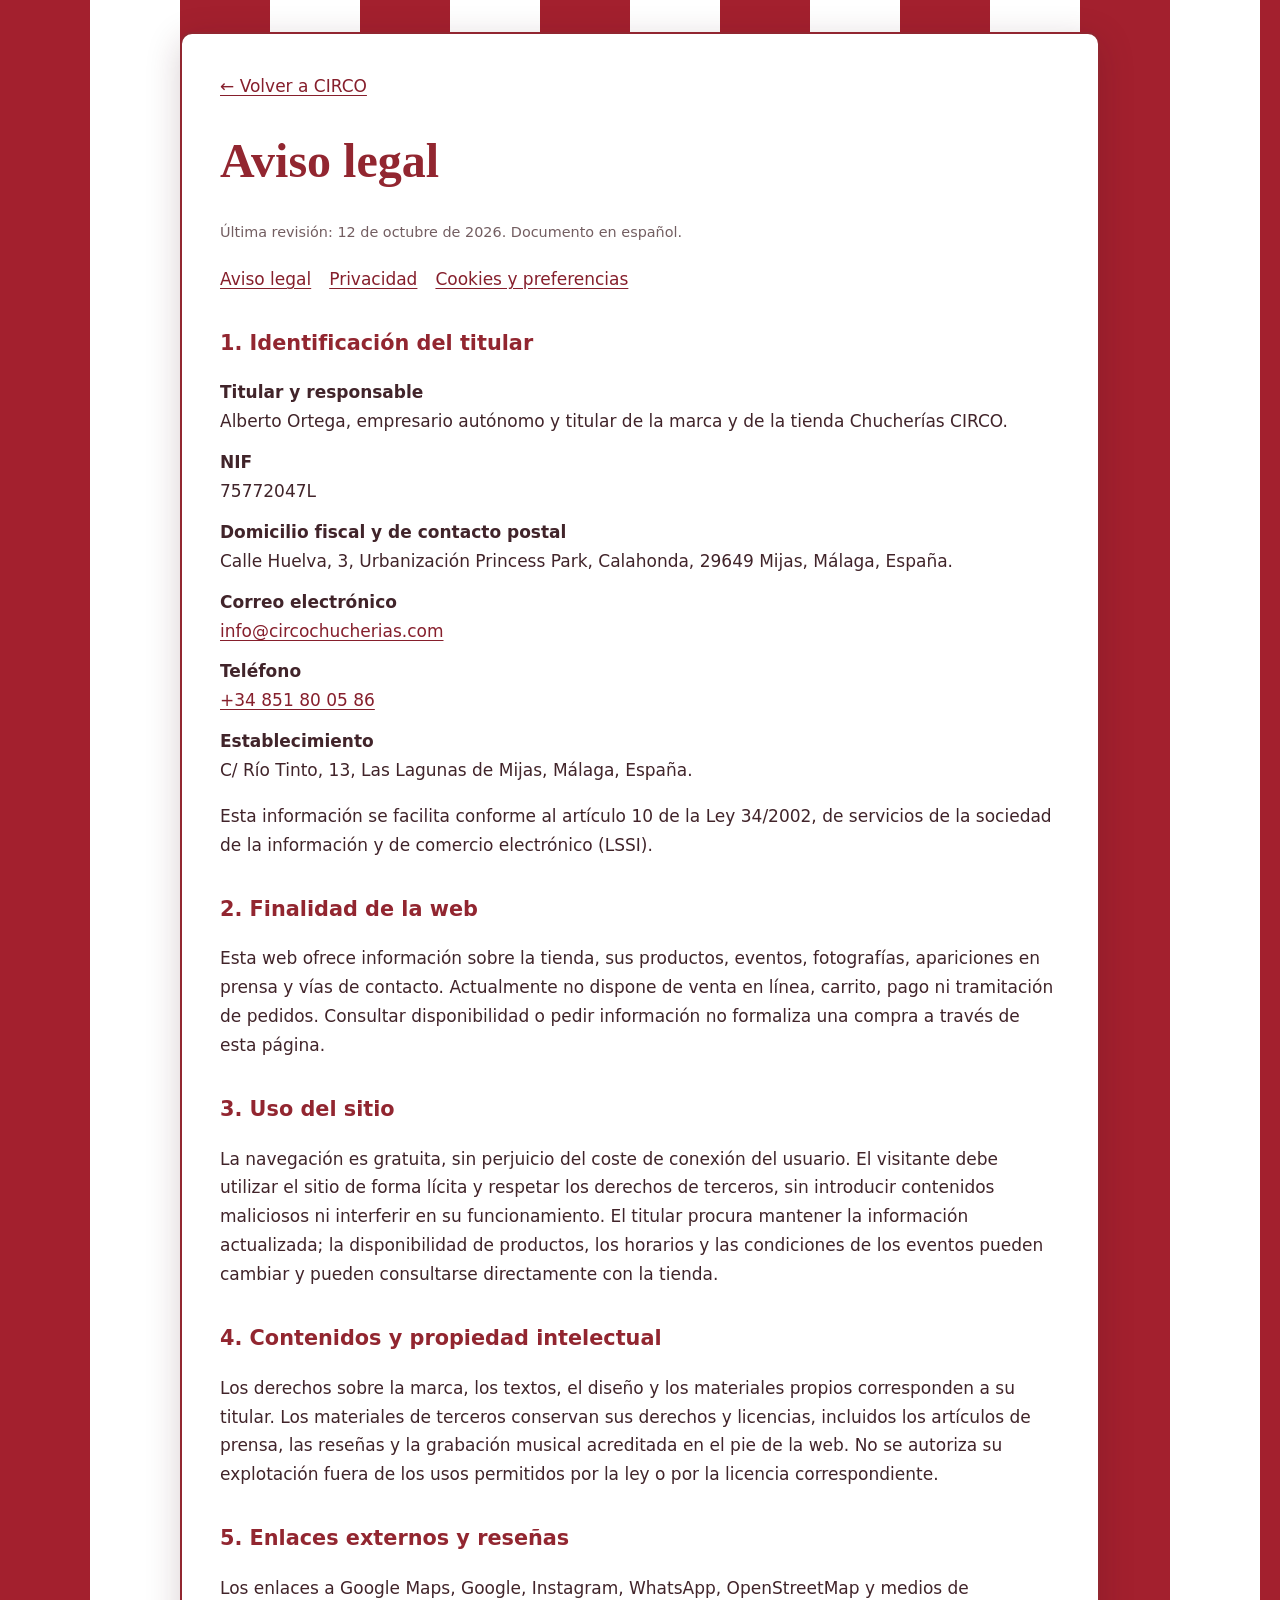
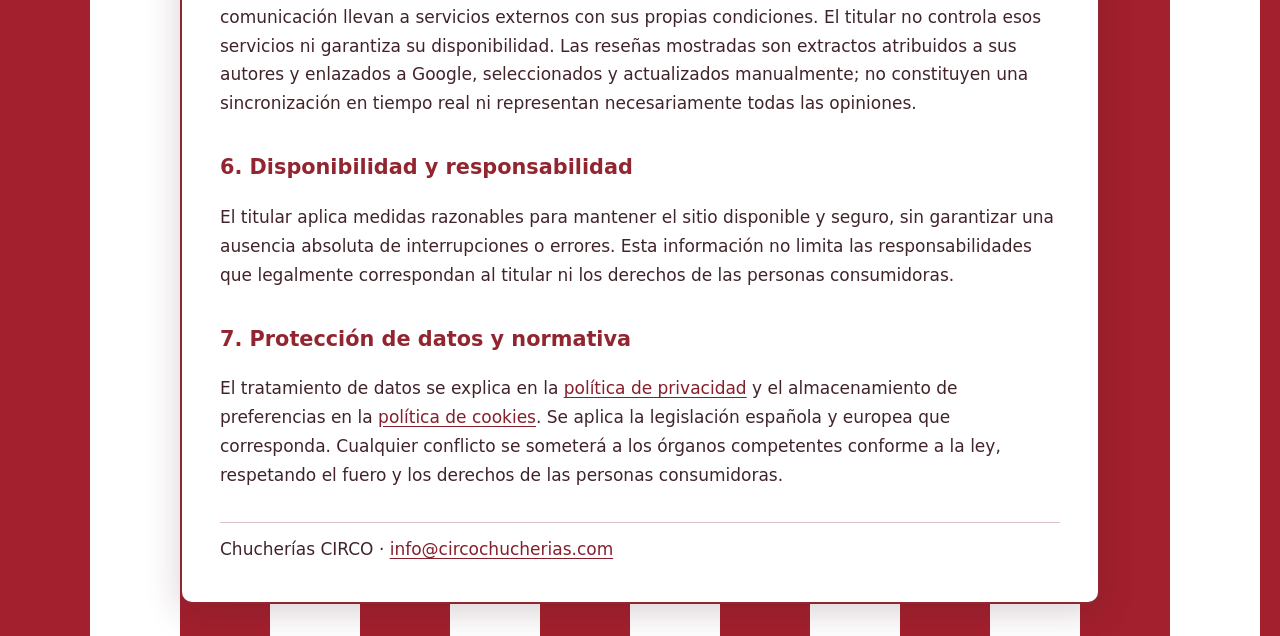
<file: aviso-legal/index.html>
<!doctype html><html lang="es"><head><meta charset="utf-8"><meta name="viewport" content="width=device-width,initial-scale=1"><title>Aviso legal | CIRCO</title><meta name="description" content="Aviso legal de Chucherías CIRCO, titular Alberto Ortega."><link rel="stylesheet" href="/assets/css/legal.css"></head><body><main><a href="/">← Volver a CIRCO</a><h1>Aviso legal</h1><p class="date">Última revisión: 12 de octubre de 2026. Documento en español.</p><nav aria-label="Información legal"><a href="/aviso-legal/">Aviso legal</a><a href="/privacidad/">Privacidad</a><a href="/cookies/">Cookies y preferencias</a></nav><h2>1. Identificación del titular</h2><dl><dt>Titular y responsable</dt><dd>Alberto Ortega, empresario autónomo y titular de la marca y de la tienda Chucherías CIRCO.</dd><dt>NIF</dt><dd>75772047L</dd><dt>Domicilio fiscal y de contacto postal</dt><dd>Calle Huelva, 3, Urbanización Princess Park, Calahonda, 29649 Mijas, Málaga, España.</dd><dt>Correo electrónico</dt><dd><a href="mailto:info@circochucherias.com">info@circochucherias.com</a></dd><dt>Teléfono</dt><dd><a href="tel:+34851800586">+34 851 80 05 86</a></dd><dt>Establecimiento</dt><dd>C/ Río Tinto, 13, Las Lagunas de Mijas, Málaga, España.</dd></dl><p>Esta información se facilita conforme al artículo 10 de la Ley 34/2002, de servicios de la sociedad de la información y de comercio electrónico (LSSI).</p>
<h2>2. Finalidad de la web</h2><p>Esta web ofrece información sobre la tienda, sus productos, eventos, fotografías, apariciones en prensa y vías de contacto. Actualmente no dispone de venta en línea, carrito, pago ni tramitación de pedidos. Consultar disponibilidad o pedir información no formaliza una compra a través de esta página.</p>
<h2>3. Uso del sitio</h2><p>La navegación es gratuita, sin perjuicio del coste de conexión del usuario. El visitante debe utilizar el sitio de forma lícita y respetar los derechos de terceros, sin introducir contenidos maliciosos ni interferir en su funcionamiento. El titular procura mantener la información actualizada; la disponibilidad de productos, los horarios y las condiciones de los eventos pueden cambiar y pueden consultarse directamente con la tienda.</p>
<h2>4. Contenidos y propiedad intelectual</h2><p>Los derechos sobre la marca, los textos, el diseño y los materiales propios corresponden a su titular. Los materiales de terceros conservan sus derechos y licencias, incluidos los artículos de prensa, las reseñas y la grabación musical acreditada en el pie de la web. No se autoriza su explotación fuera de los usos permitidos por la ley o por la licencia correspondiente.</p>
<h2>5. Enlaces externos y reseñas</h2><p>Los enlaces a Google Maps, Google, Instagram, WhatsApp, OpenStreetMap y medios de comunicación llevan a servicios externos con sus propias condiciones. El titular no controla esos servicios ni garantiza su disponibilidad. Las reseñas mostradas son extractos atribuidos a sus autores y enlazados a Google, seleccionados y actualizados manualmente; no constituyen una sincronización en tiempo real ni representan necesariamente todas las opiniones.</p>
<h2>6. Disponibilidad y responsabilidad</h2><p>El titular aplica medidas razonables para mantener el sitio disponible y seguro, sin garantizar una ausencia absoluta de interrupciones o errores. Esta información no limita las responsabilidades que legalmente correspondan al titular ni los derechos de las personas consumidoras.</p>
<h2>7. Protección de datos y normativa</h2><p>El tratamiento de datos se explica en la <a href="/privacidad/">política de privacidad</a> y el almacenamiento de preferencias en la <a href="/cookies/">política de cookies</a>. Se aplica la legislación española y europea que corresponda. Cualquier conflicto se someterá a los órganos competentes conforme a la ley, respetando el fuero y los derechos de las personas consumidoras.</p><footer>Chucherías CIRCO · <a href="mailto:info@circochucherias.com">info@circochucherias.com</a></footer></main></body></html>
</file>
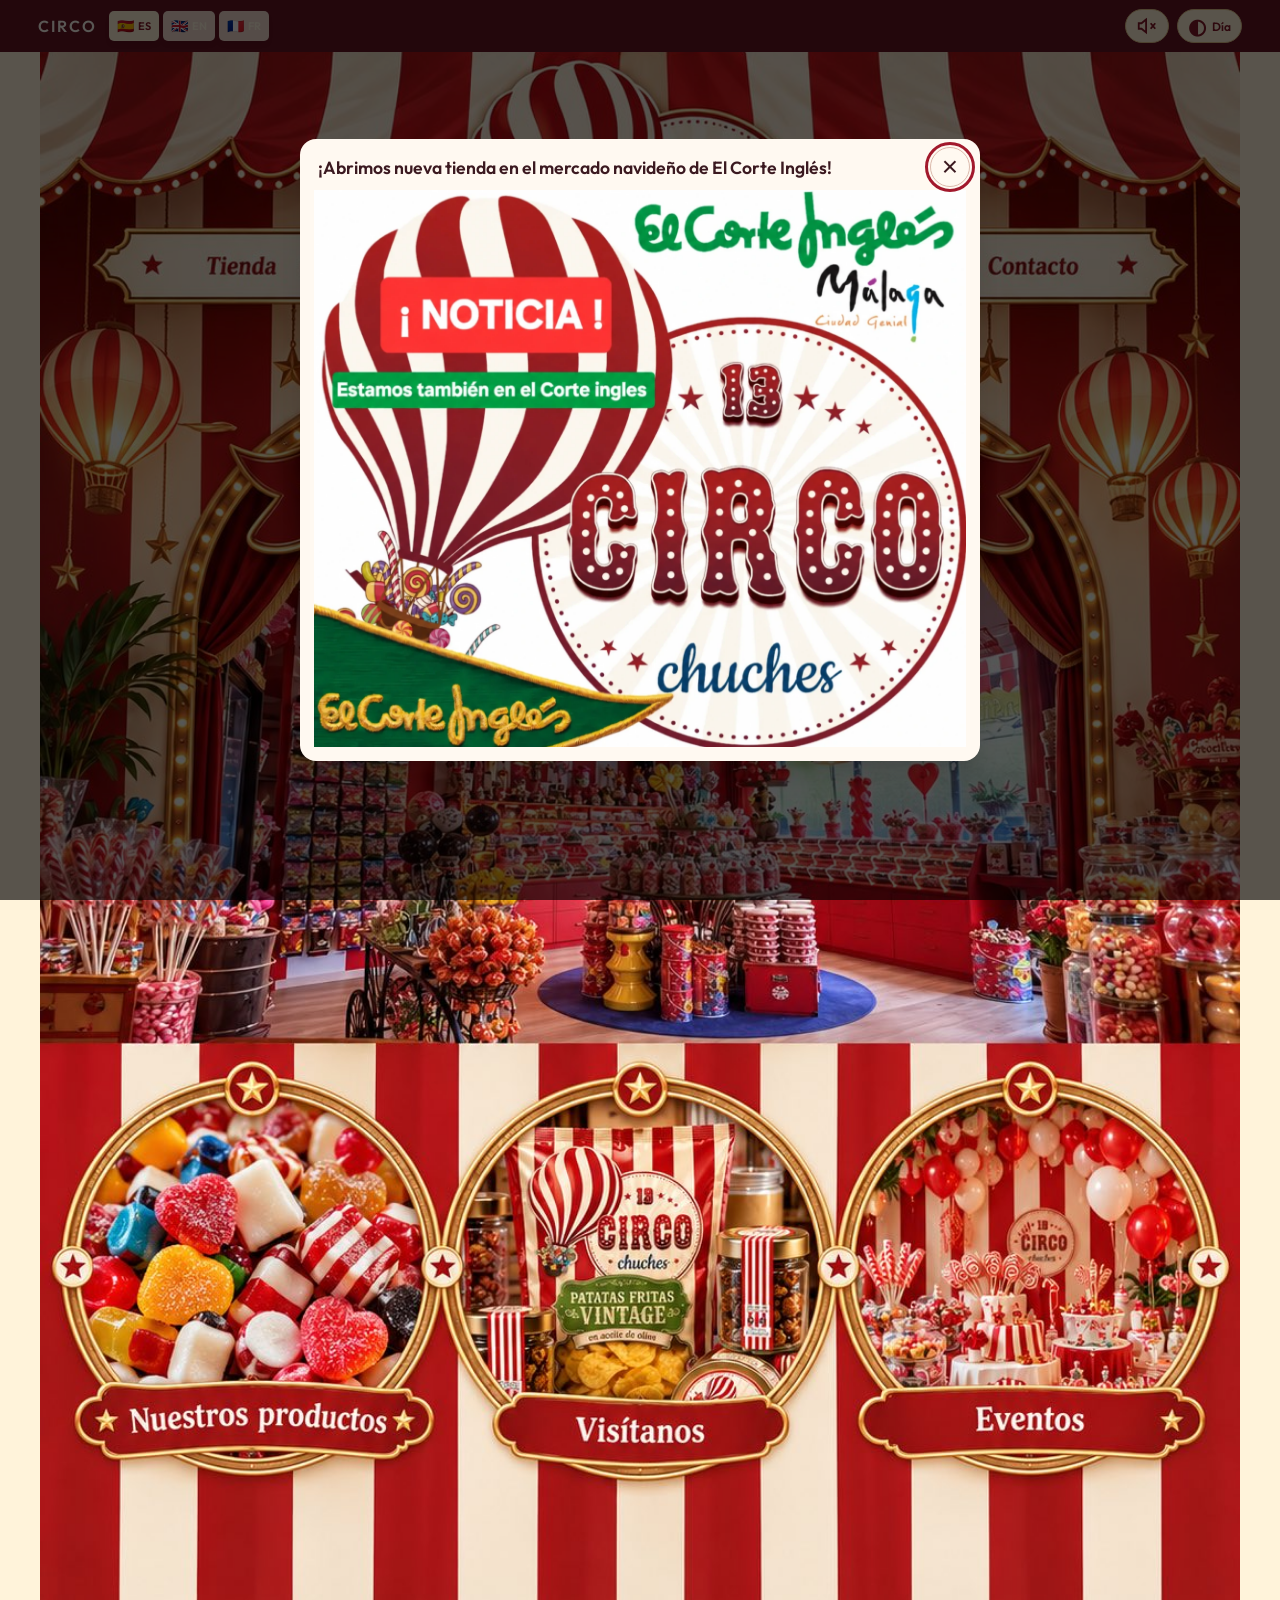
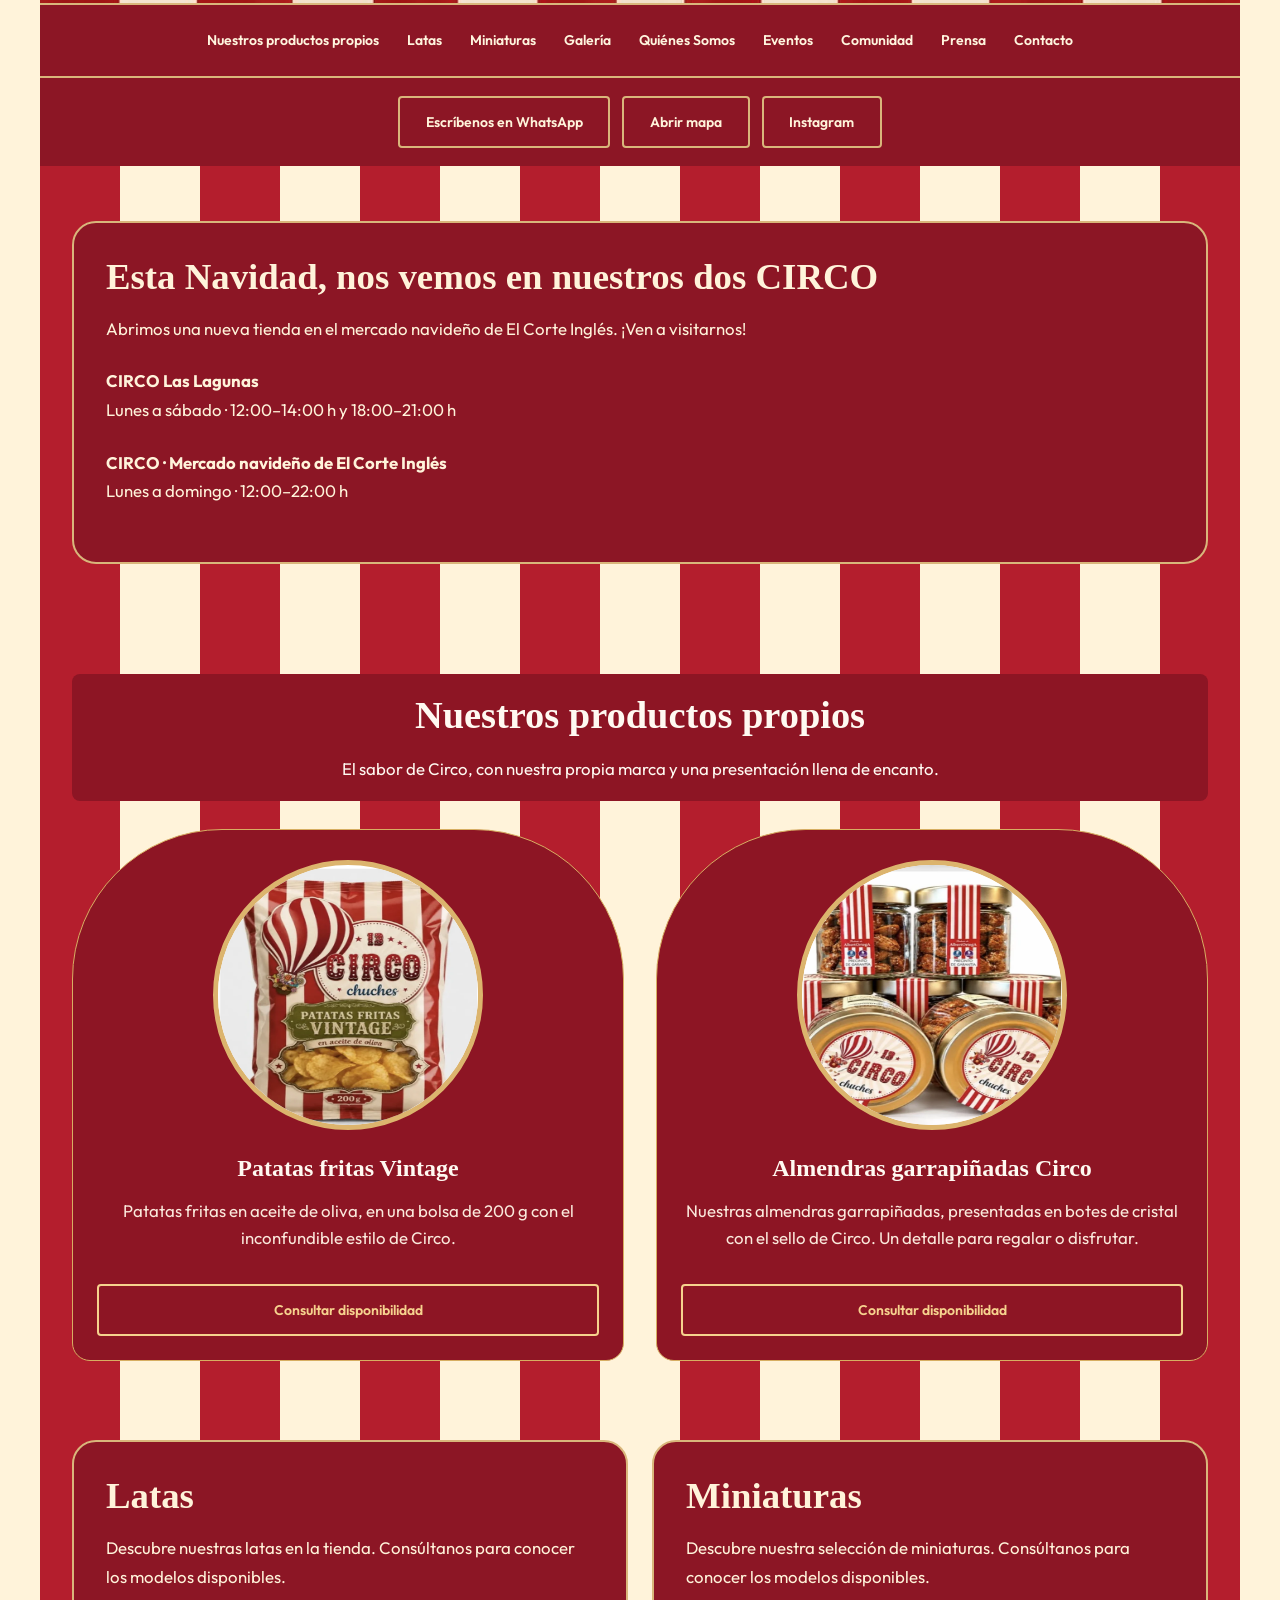
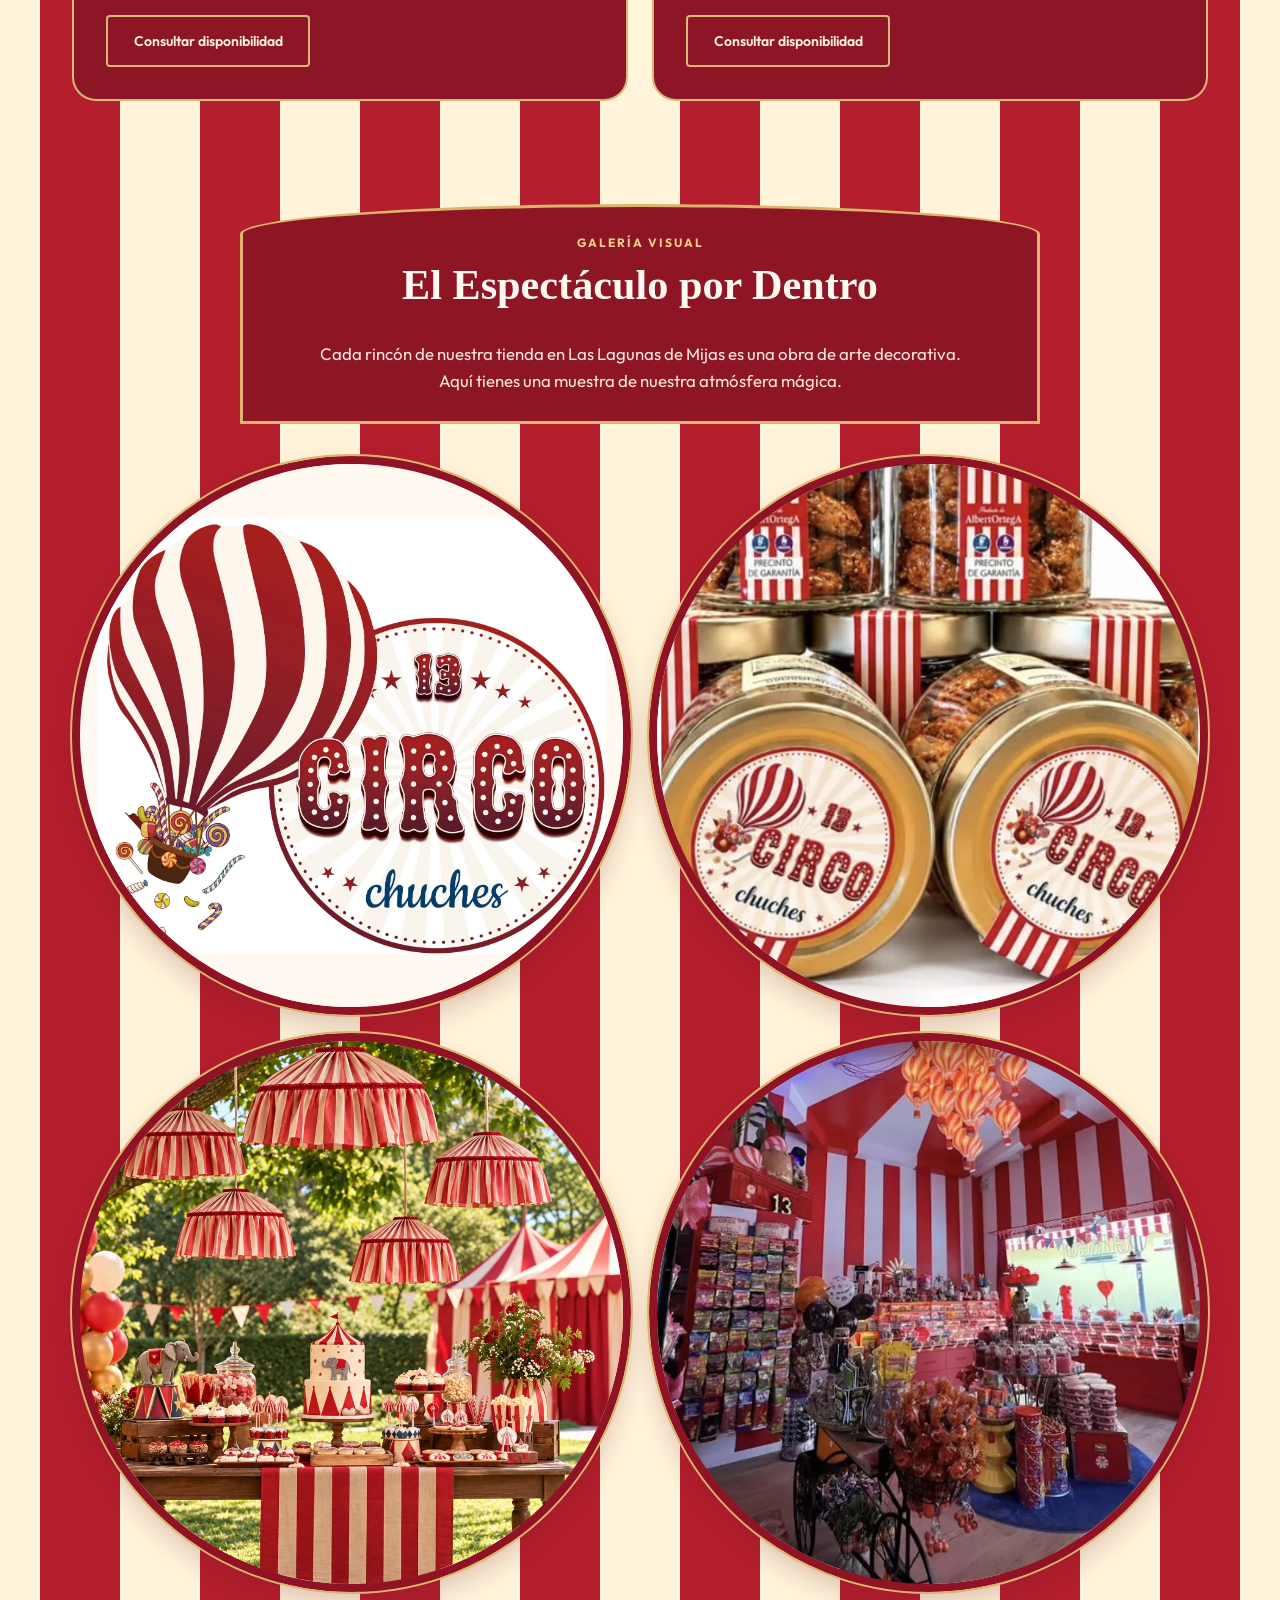
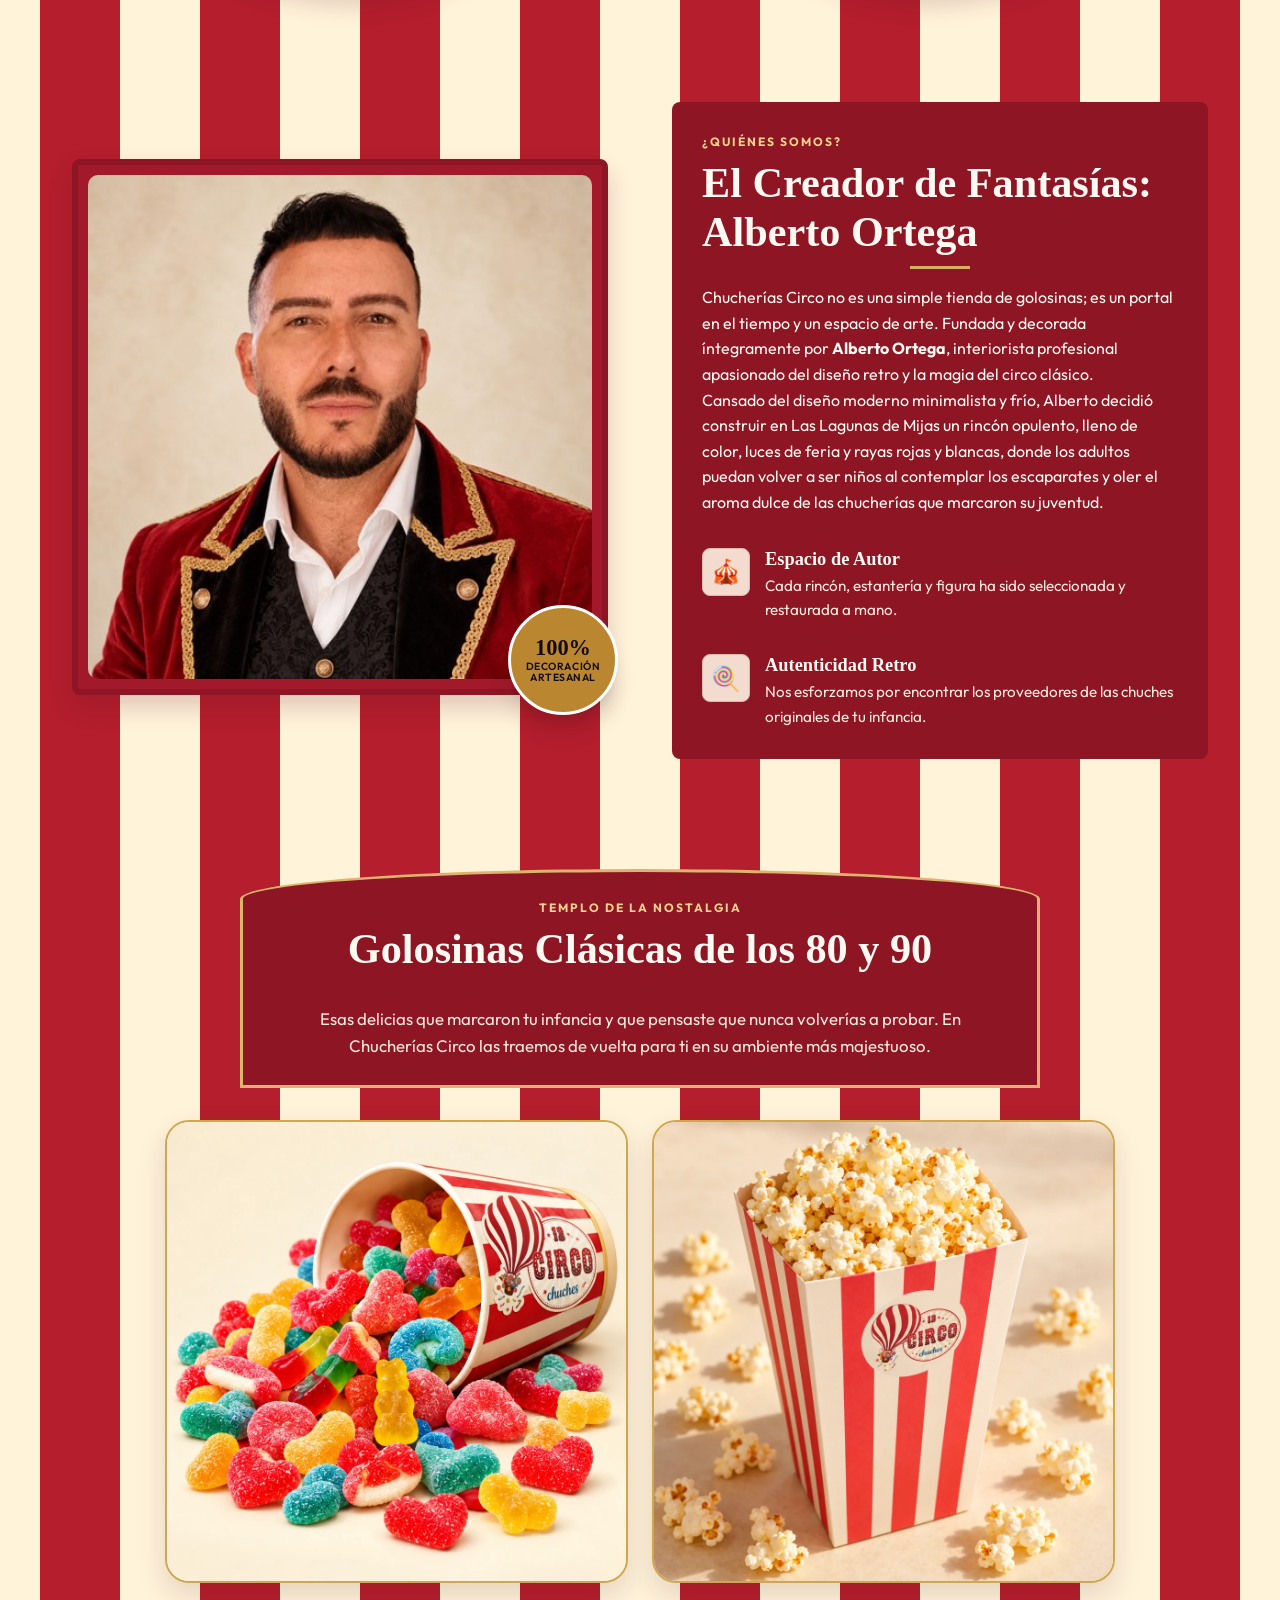
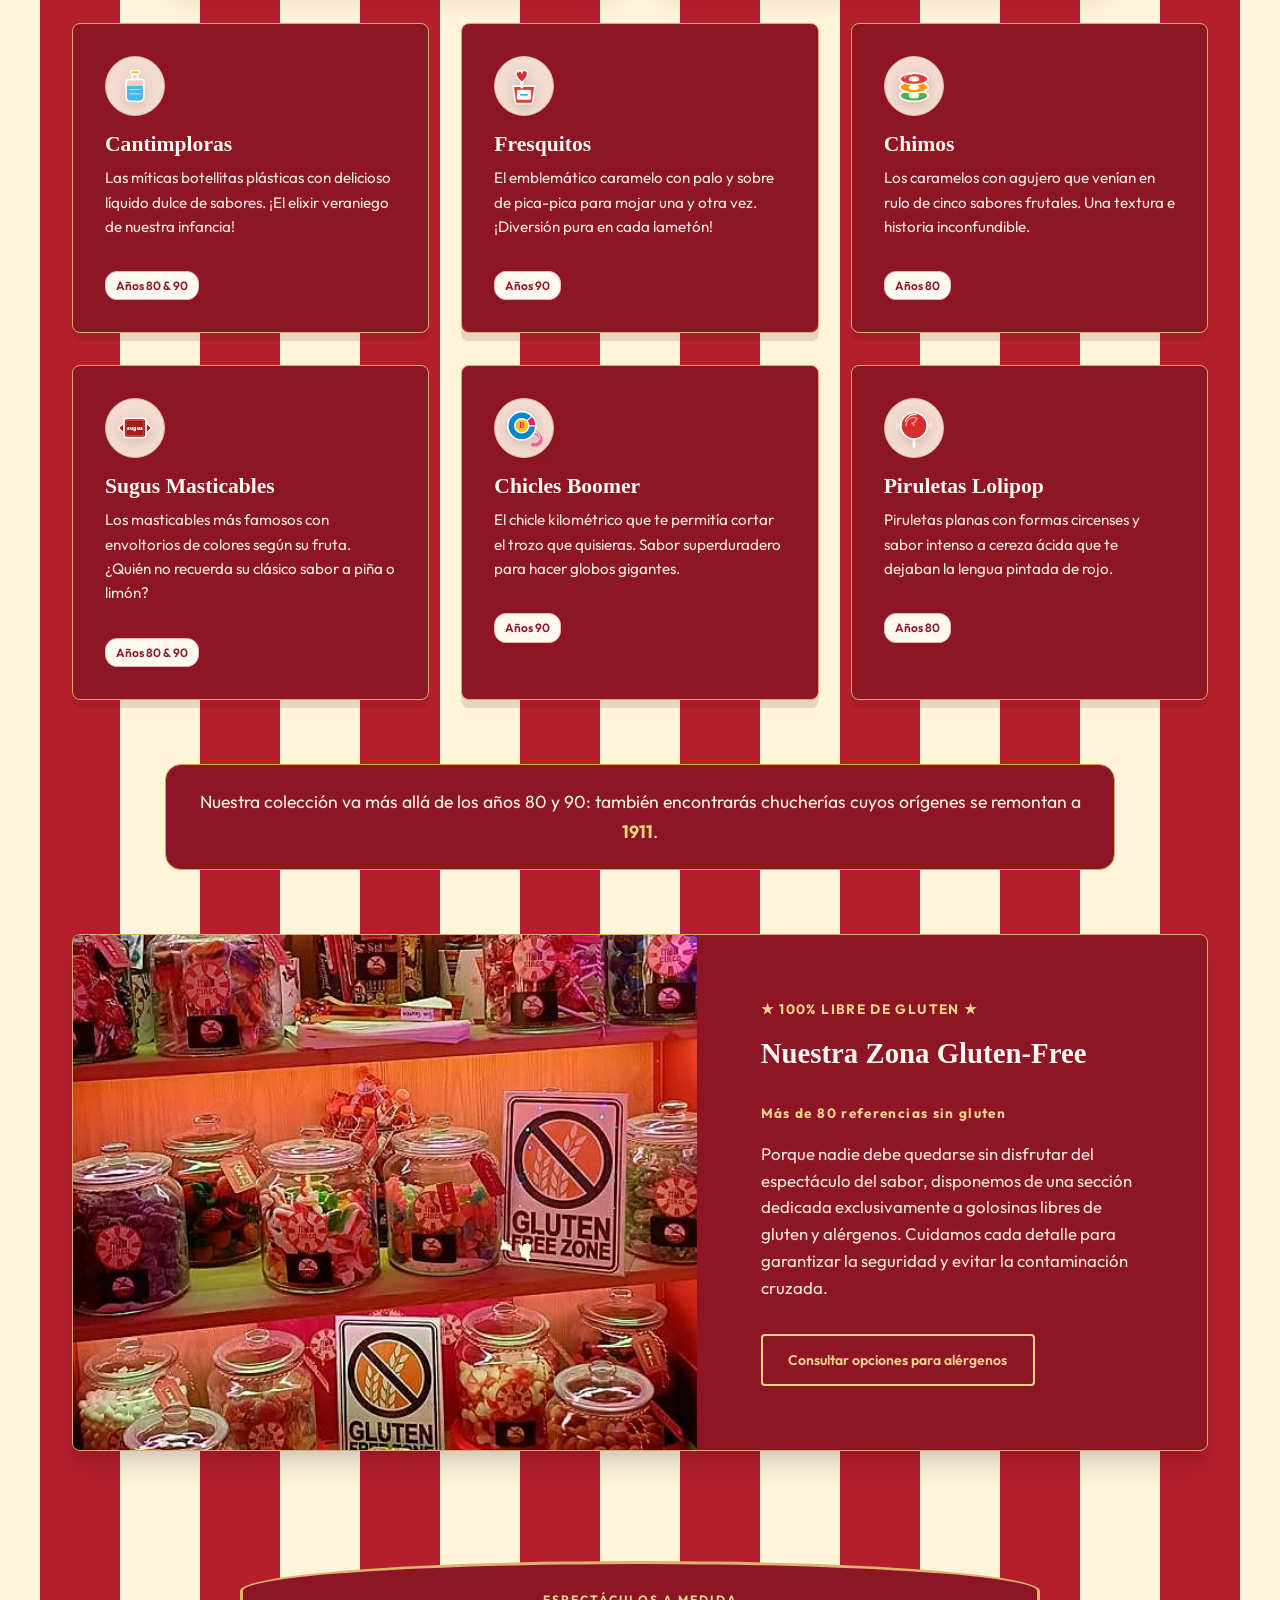
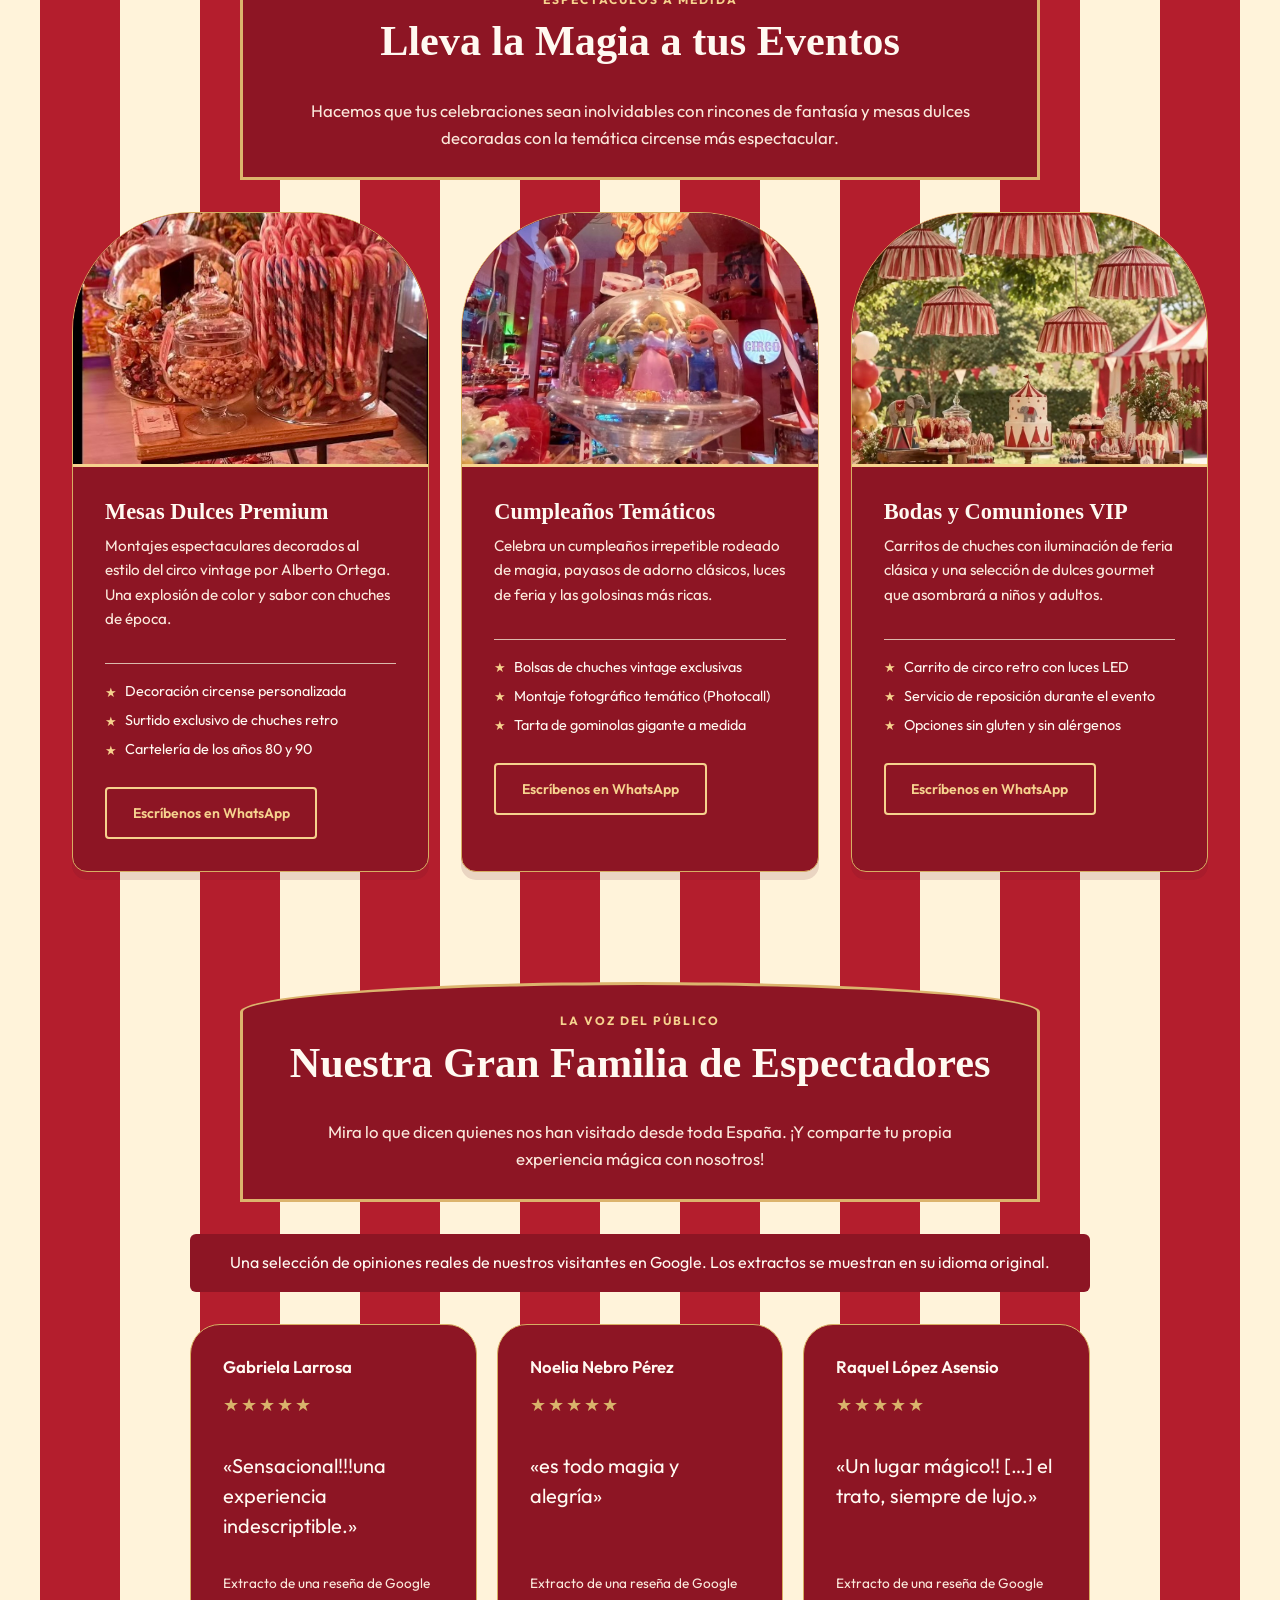
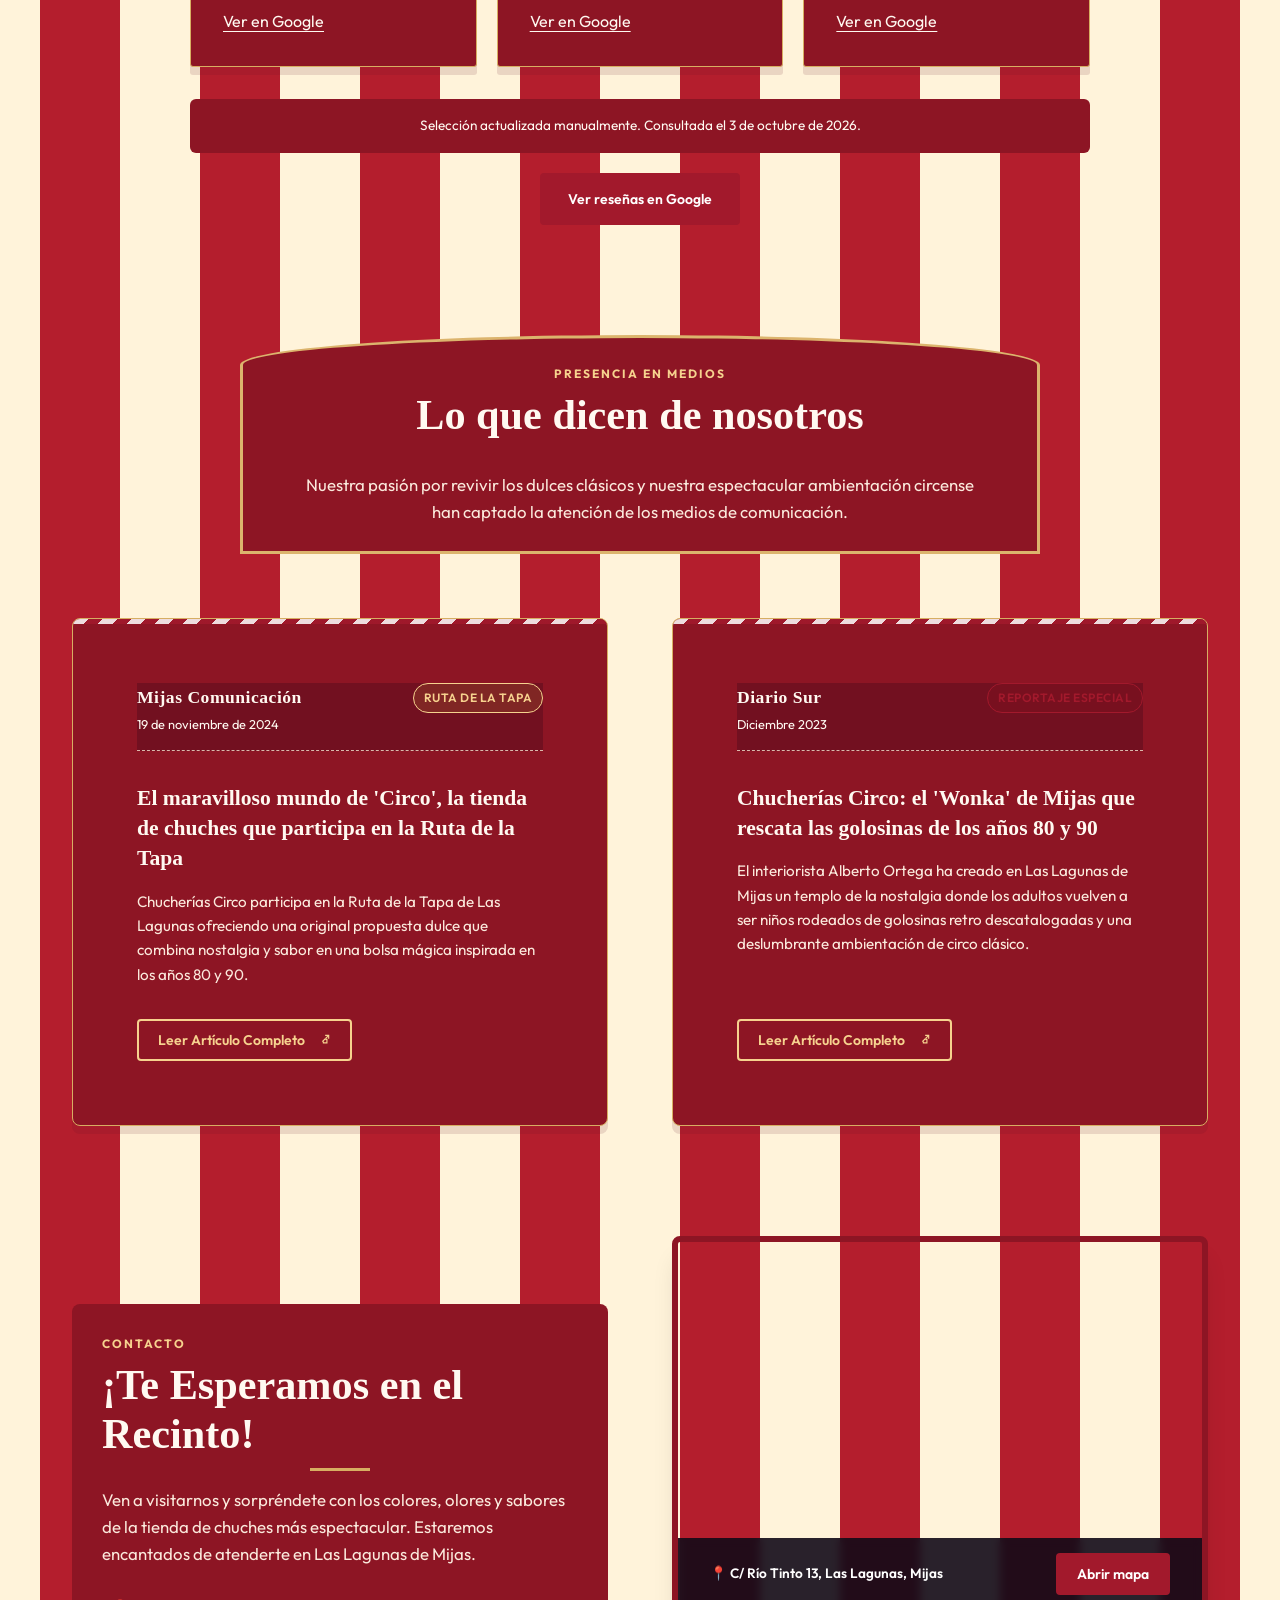
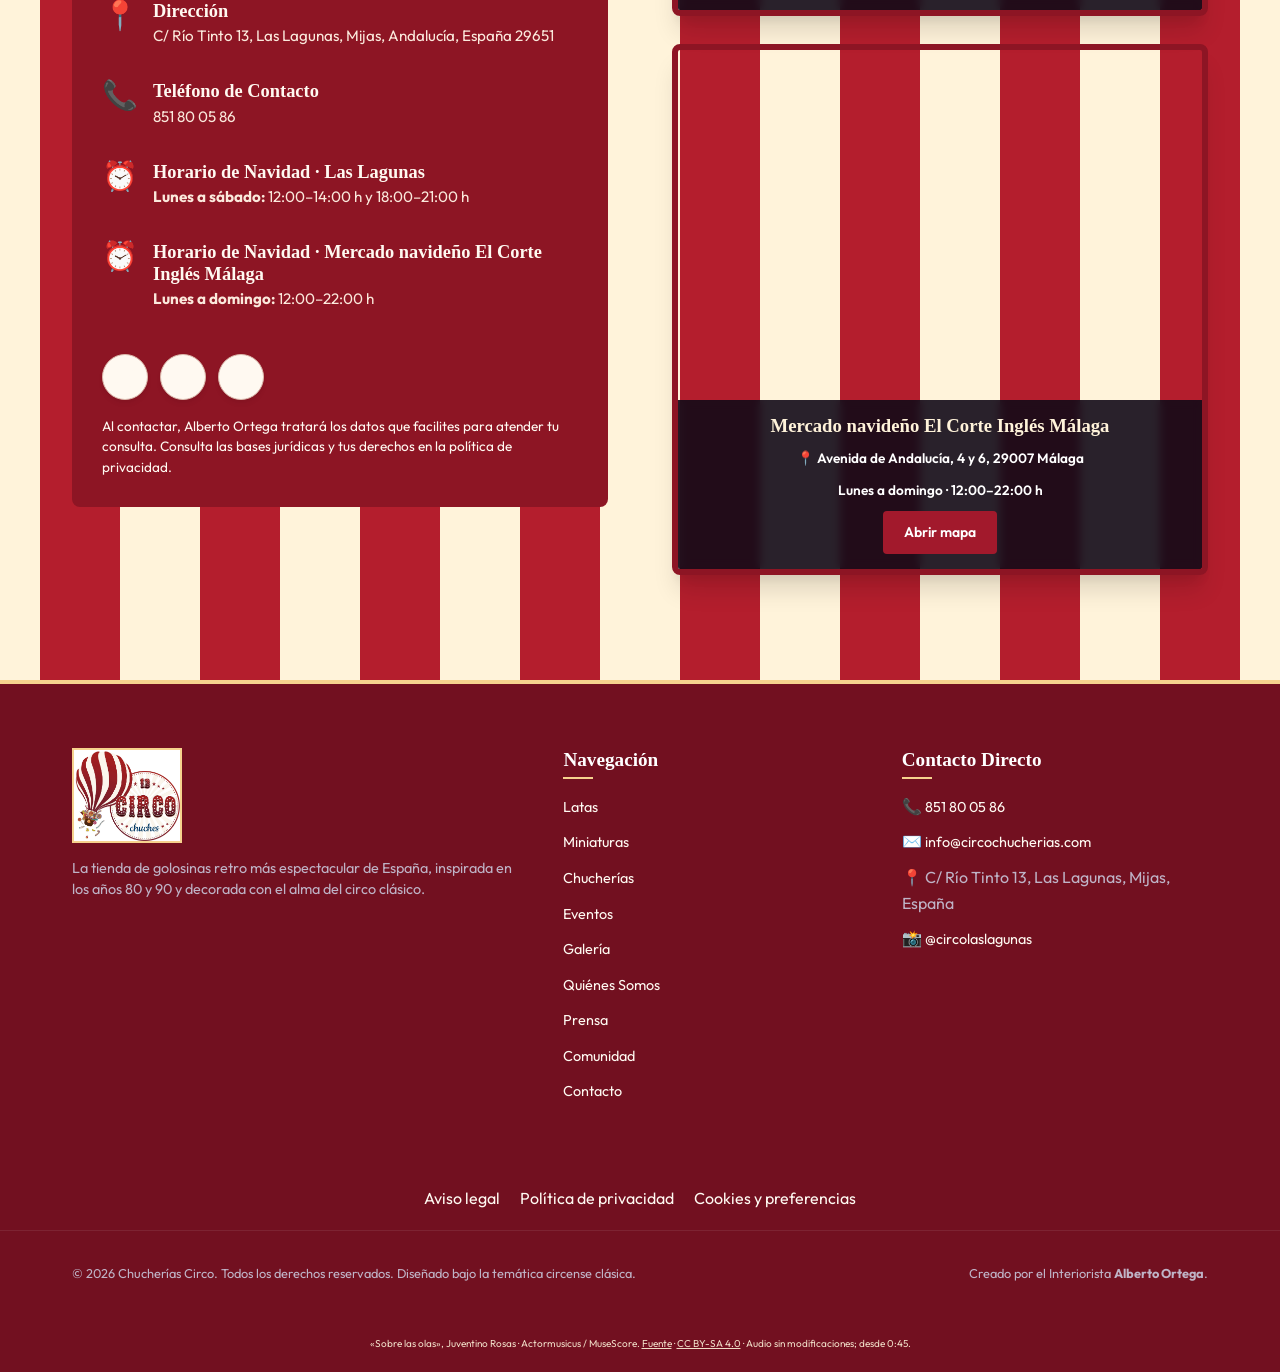
<file: boceto5/index.html>
<!doctype html>
<html lang="es"><head><meta charset="utf-8"><meta name="viewport" content="width=device-width,initial-scale=1"><title>Circo Chucherías</title><meta name="robots" content="noindex"><meta http-equiv="refresh" content="0;url=/"><link rel="canonical" href="https://www.circochucherias.com/"></head><body><p><a href="/">Ir a Circo Chucherías</a></p><script>location.replace("/"+location.search+location.hash);</script></body></html>
</file>
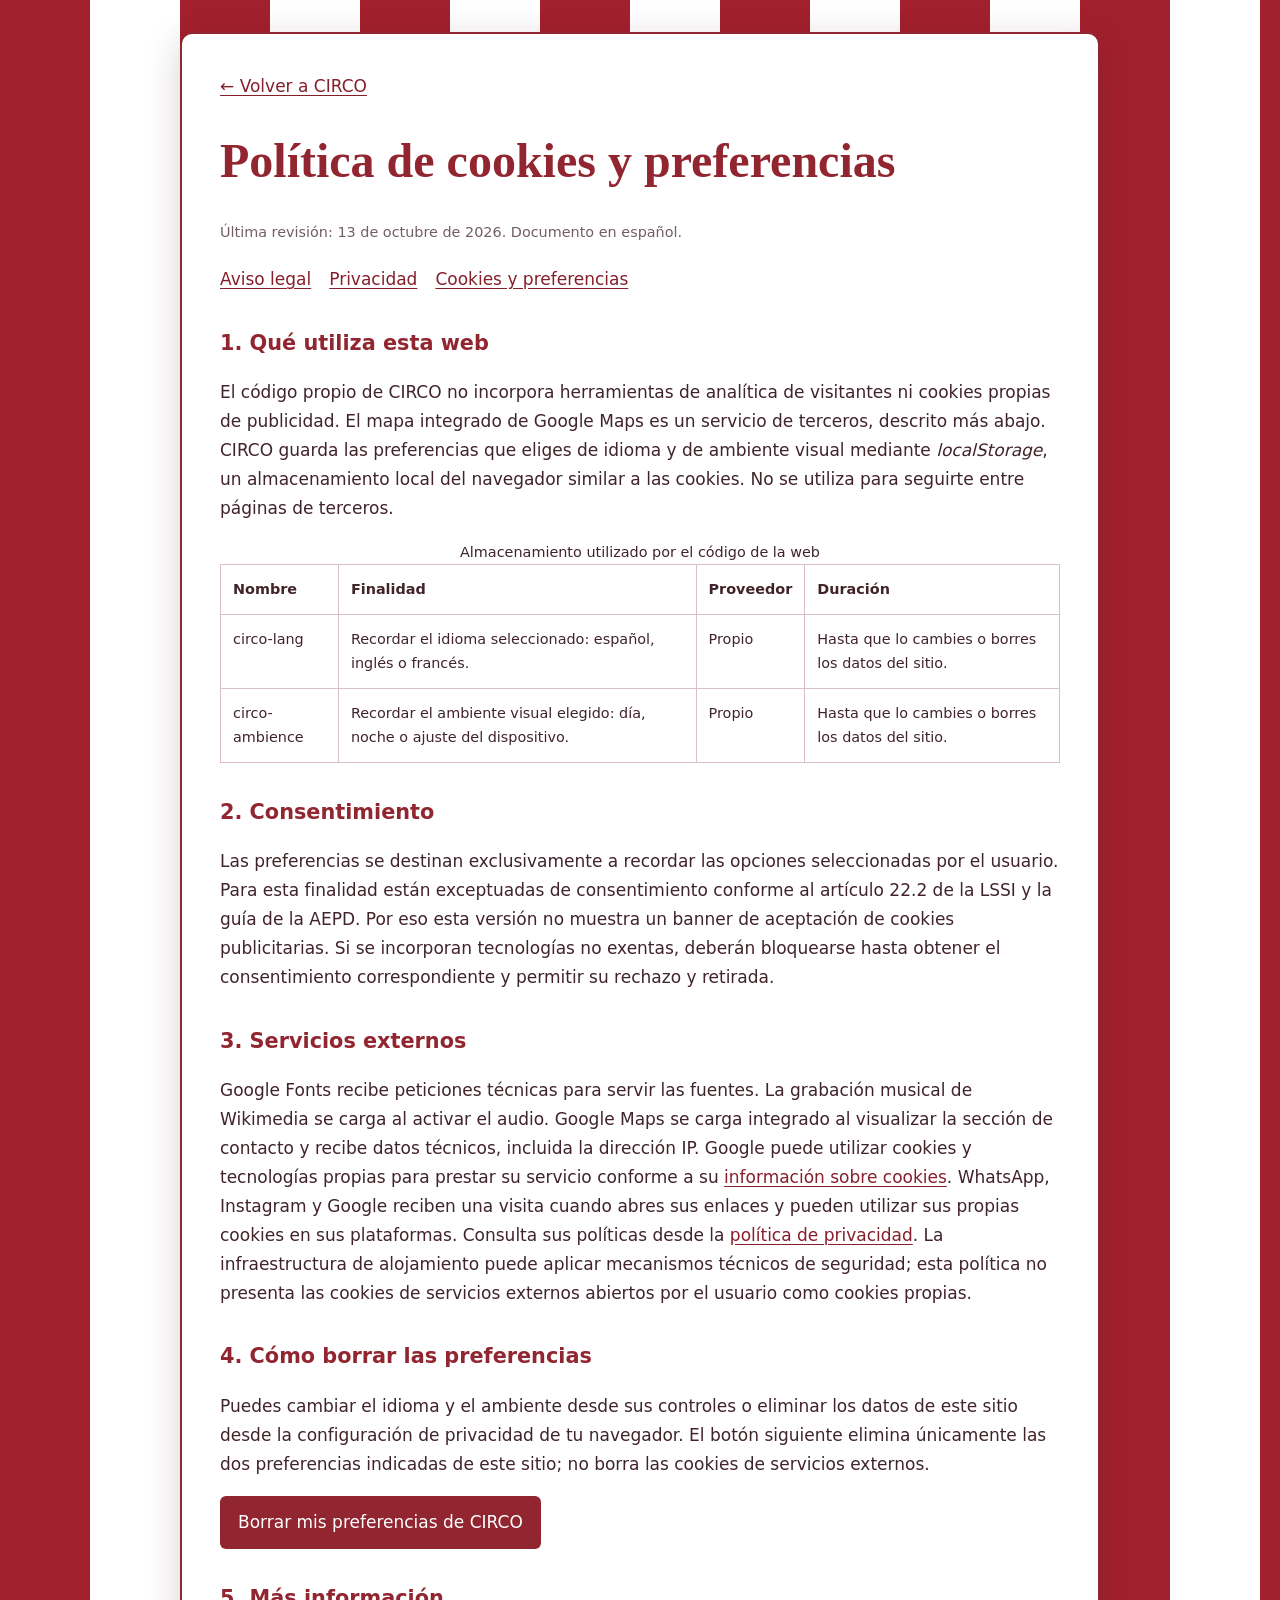
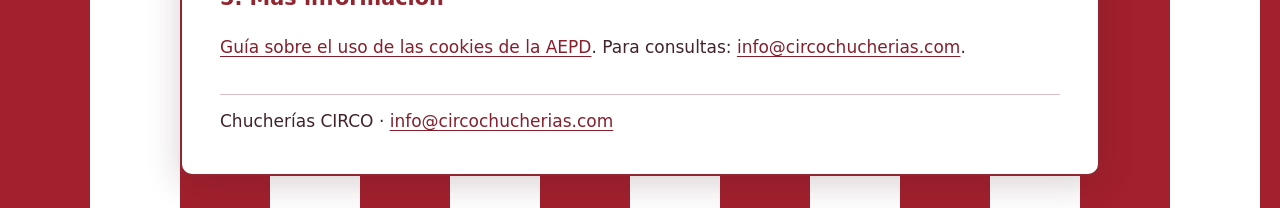
<file: cookies/index.html>
<!doctype html><html lang="es"><head><meta charset="utf-8"><meta name="viewport" content="width=device-width,initial-scale=1"><title>Política de cookies y preferencias | CIRCO</title><meta name="description" content="Política de cookies y preferencias de Chucherías CIRCO, titular Alberto Ortega."><link rel="stylesheet" href="/assets/css/legal.css"></head><body><main><a href="/">← Volver a CIRCO</a><h1>Política de cookies y preferencias</h1><p class="date">Última revisión: 13 de octubre de 2026. Documento en español.</p><nav aria-label="Información legal"><a href="/aviso-legal/">Aviso legal</a><a href="/privacidad/">Privacidad</a><a href="/cookies/">Cookies y preferencias</a></nav><h2>1. Qué utiliza esta web</h2><p>El código propio de CIRCO no incorpora herramientas de analítica de visitantes ni cookies propias de publicidad. El mapa integrado de Google Maps es un servicio de terceros, descrito más abajo. CIRCO guarda las preferencias que eliges de idioma y de ambiente visual mediante <em>localStorage</em>, un almacenamiento local del navegador similar a las cookies. No se utiliza para seguirte entre páginas de terceros.</p>
<div class="table-wrap"><table><caption>Almacenamiento utilizado por el código de la web</caption><thead><tr><th>Nombre</th><th>Finalidad</th><th>Proveedor</th><th>Duración</th></tr></thead><tbody><tr><td>circo-lang</td><td>Recordar el idioma seleccionado: español, inglés o francés.</td><td>Propio</td><td>Hasta que lo cambies o borres los datos del sitio.</td></tr><tr><td>circo-ambience</td><td>Recordar el ambiente visual elegido: día, noche o ajuste del dispositivo.</td><td>Propio</td><td>Hasta que lo cambies o borres los datos del sitio.</td></tr></tbody></table></div>
<h2>2. Consentimiento</h2><p>Las preferencias se destinan exclusivamente a recordar las opciones seleccionadas por el usuario. Para esta finalidad están exceptuadas de consentimiento conforme al artículo 22.2 de la LSSI y la guía de la AEPD. Por eso esta versión no muestra un banner de aceptación de cookies publicitarias. Si se incorporan tecnologías no exentas, deberán bloquearse hasta obtener el consentimiento correspondiente y permitir su rechazo y retirada.</p>
<h2>3. Servicios externos</h2><p>Google Fonts recibe peticiones técnicas para servir las fuentes. La grabación musical de Wikimedia se carga al activar el audio. Google Maps se carga integrado al visualizar la sección de contacto y recibe datos técnicos, incluida la dirección IP. Google puede utilizar cookies y tecnologías propias para prestar su servicio conforme a su <a href="https://policies.google.com/technologies/cookies?hl=es" target="_blank" rel="noopener noreferrer">información sobre cookies</a>. WhatsApp, Instagram y Google reciben una visita cuando abres sus enlaces y pueden utilizar sus propias cookies en sus plataformas. Consulta sus políticas desde la <a href="/privacidad/">política de privacidad</a>. La infraestructura de alojamiento puede aplicar mecanismos técnicos de seguridad; esta política no presenta las cookies de servicios externos abiertos por el usuario como cookies propias.</p>
<h2>4. Cómo borrar las preferencias</h2><p>Puedes cambiar el idioma y el ambiente desde sus controles o eliminar los datos de este sitio desde la configuración de privacidad de tu navegador. El botón siguiente elimina únicamente las dos preferencias indicadas de este sitio; no borra las cookies de servicios externos.</p><button id="clear-preferences" type="button">Borrar mis preferencias de CIRCO</button><p id="preferences-status" role="status" aria-live="polite"></p><noscript><p>Para borrar las preferencias sin JavaScript, utiliza la configuración de almacenamiento de tu navegador.</p></noscript>
<h2>5. Más información</h2><p><a href="https://www.aepd.es/guias/guia-cookies.pdf" target="_blank" rel="noopener noreferrer">Guía sobre el uso de las cookies de la AEPD</a>. Para consultas: <a href="mailto:info@circochucherias.com">info@circochucherias.com</a>.</p><footer>Chucherías CIRCO · <a href="mailto:info@circochucherias.com">info@circochucherias.com</a></footer></main><script src="/assets/js/legal.js" defer></script></body></html>
</file>
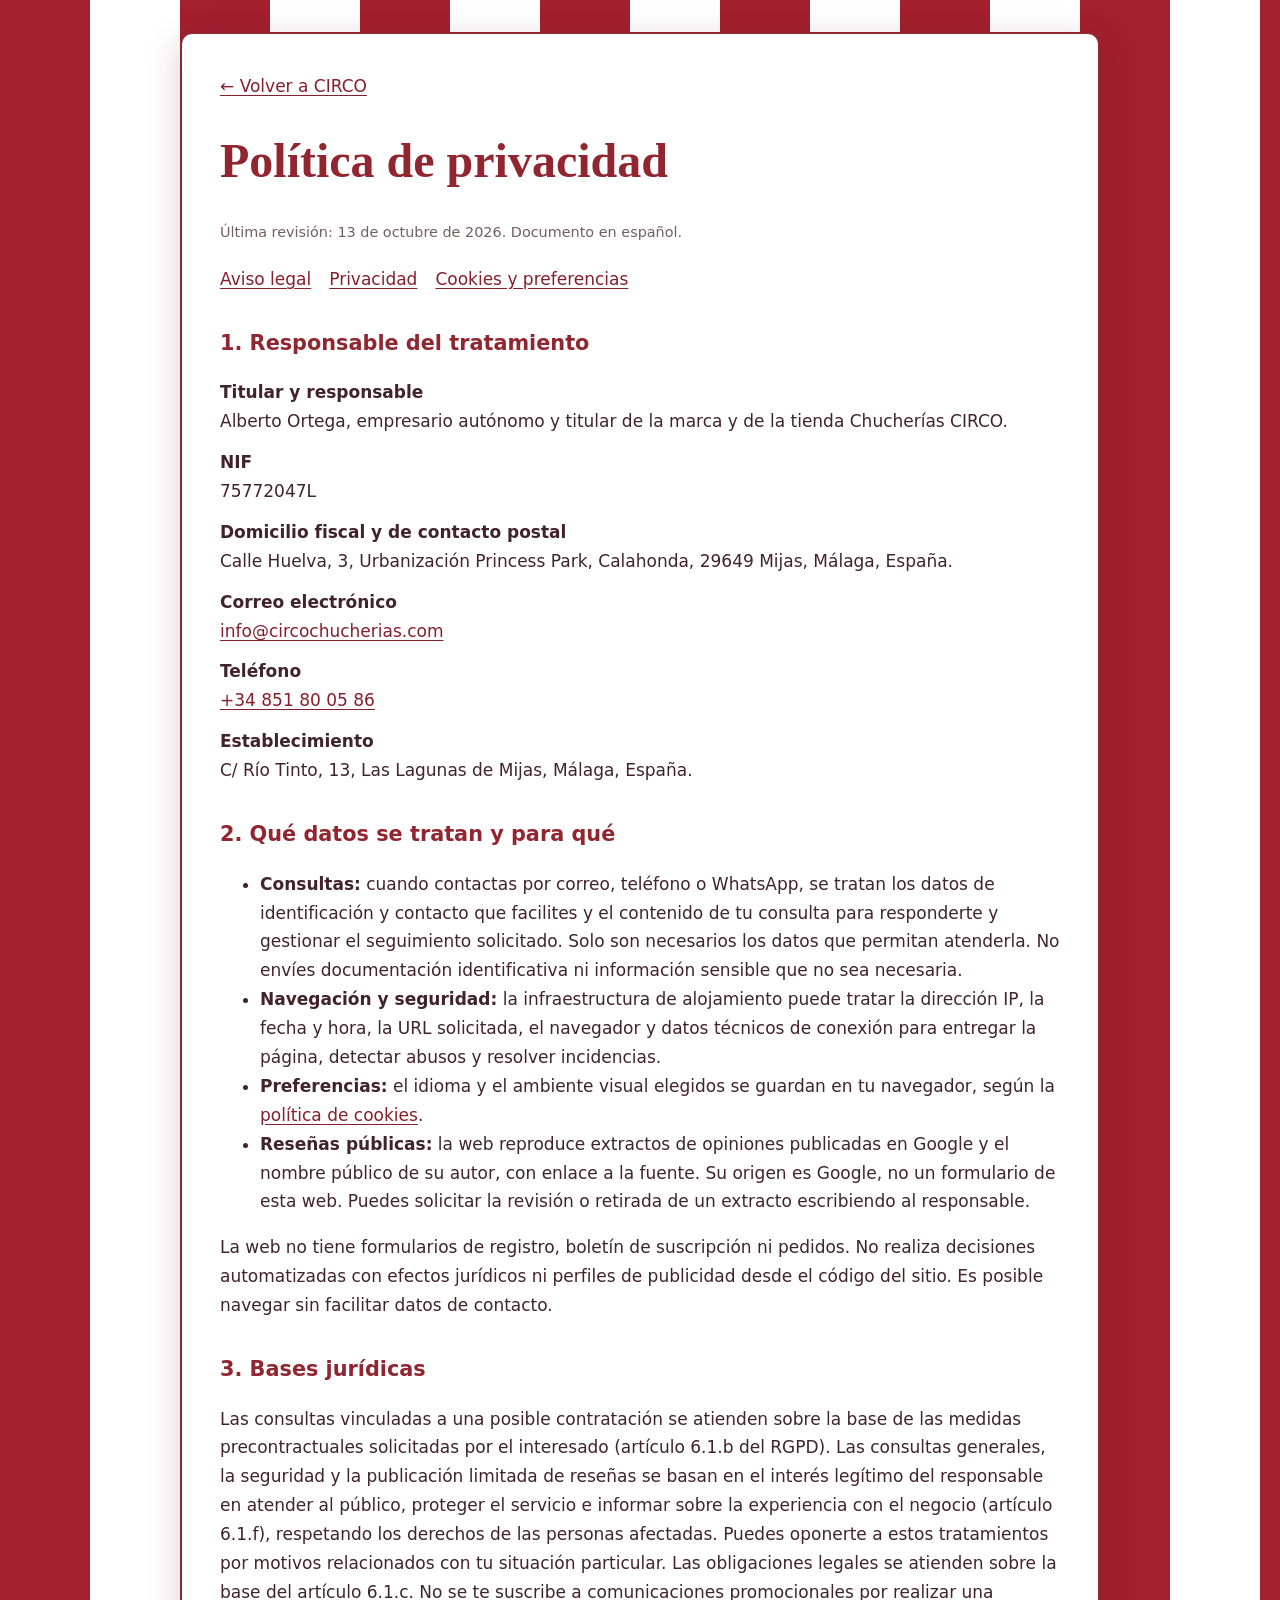
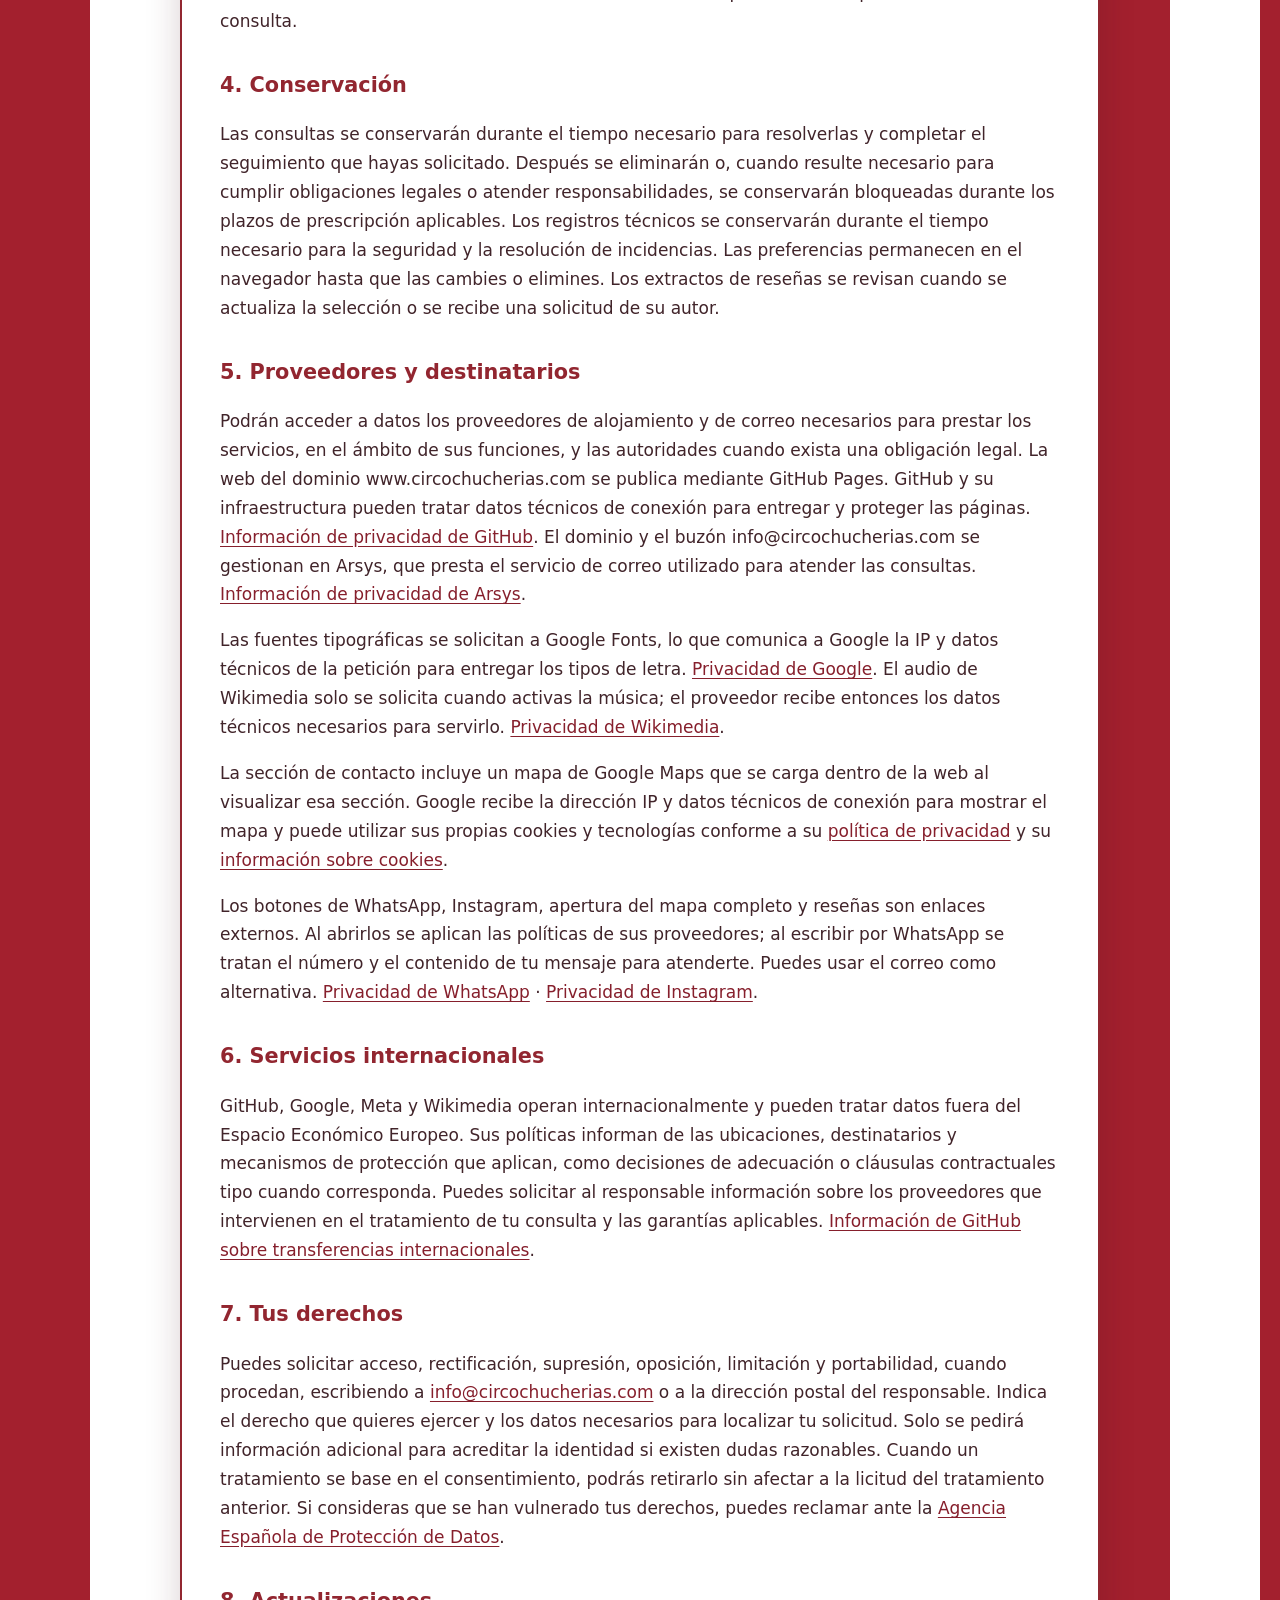
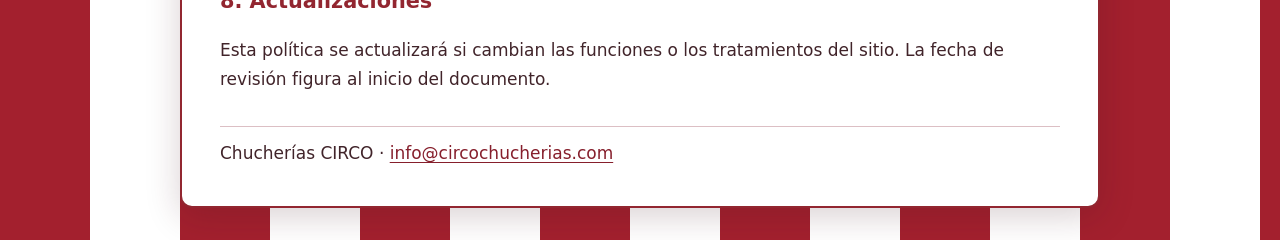
<file: privacidad/index.html>
<!doctype html><html lang="es"><head><meta charset="utf-8"><meta name="viewport" content="width=device-width,initial-scale=1"><title>Política de privacidad | CIRCO</title><meta name="description" content="Política de privacidad de Chucherías CIRCO, titular Alberto Ortega."><link rel="stylesheet" href="/assets/css/legal.css"></head><body><main><a href="/">← Volver a CIRCO</a><h1>Política de privacidad</h1><p class="date">Última revisión: 13 de octubre de 2026. Documento en español.</p><nav aria-label="Información legal"><a href="/aviso-legal/">Aviso legal</a><a href="/privacidad/">Privacidad</a><a href="/cookies/">Cookies y preferencias</a></nav><h2>1. Responsable del tratamiento</h2><dl><dt>Titular y responsable</dt><dd>Alberto Ortega, empresario autónomo y titular de la marca y de la tienda Chucherías CIRCO.</dd><dt>NIF</dt><dd>75772047L</dd><dt>Domicilio fiscal y de contacto postal</dt><dd>Calle Huelva, 3, Urbanización Princess Park, Calahonda, 29649 Mijas, Málaga, España.</dd><dt>Correo electrónico</dt><dd><a href="mailto:info@circochucherias.com">info@circochucherias.com</a></dd><dt>Teléfono</dt><dd><a href="tel:+34851800586">+34 851 80 05 86</a></dd><dt>Establecimiento</dt><dd>C/ Río Tinto, 13, Las Lagunas de Mijas, Málaga, España.</dd></dl>
<h2>2. Qué datos se tratan y para qué</h2><ul><li><strong>Consultas:</strong> cuando contactas por correo, teléfono o WhatsApp, se tratan los datos de identificación y contacto que facilites y el contenido de tu consulta para responderte y gestionar el seguimiento solicitado. Solo son necesarios los datos que permitan atenderla. No envíes documentación identificativa ni información sensible que no sea necesaria.</li><li><strong>Navegación y seguridad:</strong> la infraestructura de alojamiento puede tratar la dirección IP, la fecha y hora, la URL solicitada, el navegador y datos técnicos de conexión para entregar la página, detectar abusos y resolver incidencias.</li><li><strong>Preferencias:</strong> el idioma y el ambiente visual elegidos se guardan en tu navegador, según la <a href="/cookies/">política de cookies</a>.</li><li><strong>Reseñas públicas:</strong> la web reproduce extractos de opiniones publicadas en Google y el nombre público de su autor, con enlace a la fuente. Su origen es Google, no un formulario de esta web. Puedes solicitar la revisión o retirada de un extracto escribiendo al responsable.</li></ul><p>La web no tiene formularios de registro, boletín de suscripción ni pedidos. No realiza decisiones automatizadas con efectos jurídicos ni perfiles de publicidad desde el código del sitio. Es posible navegar sin facilitar datos de contacto.</p>
<h2>3. Bases jurídicas</h2><p>Las consultas vinculadas a una posible contratación se atienden sobre la base de las medidas precontractuales solicitadas por el interesado (artículo 6.1.b del RGPD). Las consultas generales, la seguridad y la publicación limitada de reseñas se basan en el interés legítimo del responsable en atender al público, proteger el servicio e informar sobre la experiencia con el negocio (artículo 6.1.f), respetando los derechos de las personas afectadas. Puedes oponerte a estos tratamientos por motivos relacionados con tu situación particular. Las obligaciones legales se atienden sobre la base del artículo 6.1.c. No se te suscribe a comunicaciones promocionales por realizar una consulta.</p>
<h2>4. Conservación</h2><p>Las consultas se conservarán durante el tiempo necesario para resolverlas y completar el seguimiento que hayas solicitado. Después se eliminarán o, cuando resulte necesario para cumplir obligaciones legales o atender responsabilidades, se conservarán bloqueadas durante los plazos de prescripción aplicables. Los registros técnicos se conservarán durante el tiempo necesario para la seguridad y la resolución de incidencias. Las preferencias permanecen en el navegador hasta que las cambies o elimines. Los extractos de reseñas se revisan cuando se actualiza la selección o se recibe una solicitud de su autor.</p>
<h2>5. Proveedores y destinatarios</h2><p>Podrán acceder a datos los proveedores de alojamiento y de correo necesarios para prestar los servicios, en el ámbito de sus funciones, y las autoridades cuando exista una obligación legal. La web del dominio www.circochucherias.com se publica mediante GitHub Pages. GitHub y su infraestructura pueden tratar datos técnicos de conexión para entregar y proteger las páginas. <a href="https://docs.github.com/en/site-policy/privacy-policies/github-general-privacy-statement" rel="noopener noreferrer" target="_blank">Información de privacidad de GitHub</a>. El dominio y el buzón info@circochucherias.com se gestionan en Arsys, que presta el servicio de correo utilizado para atender las consultas. <a href="https://www.arsys.es/terms/politica-proteccion-datos" rel="noopener noreferrer" target="_blank">Información de privacidad de Arsys</a>.</p>
<p>Las fuentes tipográficas se solicitan a Google Fonts, lo que comunica a Google la IP y datos técnicos de la petición para entregar los tipos de letra. <a href="https://policies.google.com/privacy?hl=es" rel="noopener noreferrer" target="_blank">Privacidad de Google</a>. El audio de Wikimedia solo se solicita cuando activas la música; el proveedor recibe entonces los datos técnicos necesarios para servirlo. <a href="https://foundation.wikimedia.org/wiki/Policy:Privacy_policy" rel="noopener noreferrer" target="_blank">Privacidad de Wikimedia</a>.</p>
<p>La sección de contacto incluye un mapa de Google Maps que se carga dentro de la web al visualizar esa sección. Google recibe la dirección IP y datos técnicos de conexión para mostrar el mapa y puede utilizar sus propias cookies y tecnologías conforme a su <a href="https://policies.google.com/privacy?hl=es" target="_blank" rel="noopener noreferrer">política de privacidad</a> y su <a href="https://policies.google.com/technologies/cookies?hl=es" target="_blank" rel="noopener noreferrer">información sobre cookies</a>.</p><p>Los botones de WhatsApp, Instagram, apertura del mapa completo y reseñas son enlaces externos. Al abrirlos se aplican las políticas de sus proveedores; al escribir por WhatsApp se tratan el número y el contenido de tu mensaje para atenderte. Puedes usar el correo como alternativa. <a href="https://www.whatsapp.com/legal/privacy-policy-eea" rel="noopener noreferrer" target="_blank">Privacidad de WhatsApp</a> · <a href="https://privacycenter.instagram.com/policy/" rel="noopener noreferrer" target="_blank">Privacidad de Instagram</a>.</p>
<h2>6. Servicios internacionales</h2><p>GitHub, Google, Meta y Wikimedia operan internacionalmente y pueden tratar datos fuera del Espacio Económico Europeo. Sus políticas informan de las ubicaciones, destinatarios y mecanismos de protección que aplican, como decisiones de adecuación o cláusulas contractuales tipo cuando corresponda. Puedes solicitar al responsable información sobre los proveedores que intervienen en el tratamiento de tu consulta y las garantías aplicables. <a href="https://docs.github.com/en/site-policy/privacy-policies/github-general-privacy-statement#international-data-transfers" rel="noopener noreferrer" target="_blank">Información de GitHub sobre transferencias internacionales</a>.</p>
<h2>7. Tus derechos</h2><p>Puedes solicitar acceso, rectificación, supresión, oposición, limitación y portabilidad, cuando procedan, escribiendo a <a href="mailto:info@circochucherias.com">info@circochucherias.com</a> o a la dirección postal del responsable. Indica el derecho que quieres ejercer y los datos necesarios para localizar tu solicitud. Solo se pedirá información adicional para acreditar la identidad si existen dudas razonables. Cuando un tratamiento se base en el consentimiento, podrás retirarlo sin afectar a la licitud del tratamiento anterior. Si consideras que se han vulnerado tus derechos, puedes reclamar ante la <a href="https://www.aepd.es/" rel="noopener noreferrer" target="_blank">Agencia Española de Protección de Datos</a>.</p>
<h2>8. Actualizaciones</h2><p>Esta política se actualizará si cambian las funciones o los tratamientos del sitio. La fecha de revisión figura al inicio del documento.</p><footer>Chucherías CIRCO · <a href="mailto:info@circochucherias.com">info@circochucherias.com</a></footer></main></body></html>
</file>
<file: style.css>
/* -------------------------------------------------------------
   DESIGN SYSTEM & VARIABLES
------------------------------------------------------------- */
:root {
  /* Fonts */
  --font-display: 'Playfair Display', Georgia, serif;
  --font-body: 'Outfit', -apple-system, BlinkMacSystemFont, "Segoe UI", Roboto, sans-serif;

  /* Spacing */
  --space-xs: 0.5rem;
  --space-sm: 1rem;
  --space-md: 2rem;
  --space-lg: 4rem;
  --space-xl: 8rem;

  /* Borders & Shadows */
  --radius-sm: 8px;
  --radius-md: 16px;
  --radius-lg: 24px;
  --radius-round: 50%;
  --transition-smooth: all 0.35s cubic-bezier(0.25, 0.8, 0.25, 1);
  --shadow-sm: 0 4px 6px -1px rgba(0, 0, 0, 0.05), 0 2px 4px -1px rgba(0, 0, 0, 0.03);
  --shadow-md: 0 10px 15px -3px rgba(0, 0, 0, 0.08), 0 4px 6px -2px rgba(0, 0, 0, 0.04);
  --shadow-lg: 0 20px 25px -5px rgba(0, 0, 0, 0.12), 0 10px 10px -5px rgba(0, 0, 0, 0.06);

  /* Light Theme Colors (Default) */
  --bg-primary: #fcf9f2;
  --bg-secondary: #ffffff;
  --bg-tertiary: #f5eedf;
  --text-primary: #2b231d;
  --text-secondary: #635449;
  --color-crimson: #ab1919;
  --color-crimson-hover: #8f1212;
  --color-gold: #cfa13c;
  --color-gold-hover: #b88a2c;
  --color-gold-glow: rgba(207, 161, 60, 0.15);
  --border-color: #e6dbcb;
  --header-bg: rgba(252, 249, 242, 0.85);
  
  /* Ticket (Newsletter) Light variables */
  --ticket-bg: #f5eedf;
  --ticket-border: #ab1919;
  --ticket-text: #2b231d;
  
  /* Badge backgrounds */
  --badge-bg: #ab1919;
  --badge-text: #ffffff;
}

/* Dark Theme Colors */
html[data-theme="dark"] {
  --bg-primary: #0a060d;
  --bg-secondary: #120b18;
  --bg-tertiary: #1b1022;
  --text-primary: #f5eef7;
  --text-secondary: #aa9bb3;
  --color-crimson: #e62e2e;
  --color-crimson-hover: #ff4d4d;
  --color-gold: #f2ba43;
  --color-gold-hover: #ffd166;
  --color-gold-glow: rgba(242, 186, 67, 0.3);
  --border-color: #2a1b32;
  --header-bg: rgba(10, 6, 13, 0.85);
  
  /* Ticket (Newsletter) Dark variables */
  --ticket-bg: #1c0e24;
  --ticket-border: #f2ba43;
  --ticket-text: #f5eef7;
  
  /* Badge backgrounds */
  --badge-bg: #f2ba43;
  --badge-text: #0a060d;
  
  --shadow-sm: 0 4px 6px -1px rgba(0, 0, 0, 0.3);
  --shadow-md: 0 10px 15px -3px rgba(0, 0, 0, 0.4);
  --shadow-lg: 0 20px 25px -5px rgba(0, 0, 0, 0.5);
}

/* -------------------------------------------------------------
   BASE RESET & LAYOUT
------------------------------------------------------------- */
*, *::before, *::after {
  box-sizing: border-box;
  margin: 0;
  padding: 0;
}

html {
  scroll-behavior: smooth;
  font-size: 16px;
}

body {
  font-family: var(--font-body);
  background-color: var(--bg-primary);
  color: var(--text-primary);
  line-height: 1.6;
  overflow-x: hidden;
  transition: background-color 0.4s ease, color 0.4s ease;
}

::selection {
  background-color: var(--color-crimson);
  color: #ffffff;
}

/* Custom Scrollbar */
::-webkit-scrollbar {
  width: 10px;
}

::-webkit-scrollbar-track {
  background: var(--bg-primary);
}

::-webkit-scrollbar-thumb {
  background: var(--color-crimson);
  border: 2px solid var(--bg-primary);
  border-radius: var(--radius-sm);
}

::-webkit-scrollbar-thumb:hover {
  background: var(--color-gold);
}

.container {
  width: 100%;
  max-width: 1200px;
  margin: 0 auto;
  padding: 0 var(--space-md);
}

img {
  max-width: 100%;
  height: auto;
  display: block;
}

a {
  color: inherit;
  text-decoration: none;
  transition: var(--transition-smooth);
}

ul {
  list-style: none;
}

.text-center { text-align: center; }
.hidden { display: none !important; }

/* Grid Layout helper */
.grid-2 {
  display: grid;
  grid-template-columns: 1fr;
  gap: var(--space-lg);
  align-items: center;
}

@media (min-width: 768px) {
  .grid-2 {
    grid-template-columns: 1fr 1fr;
  }
}

/* -------------------------------------------------------------
   TYPOGRAPHY
------------------------------------------------------------- */
h1, h2, h3, h4 {
  font-family: var(--font-display);
  font-weight: 600;
  line-height: 1.2;
}

/* -------------------------------------------------------------
   BUTTONS & ACTIONS
------------------------------------------------------------- */
.btn {
  display: inline-flex;
  align-items: center;
  justify-content: center;
  gap: 8px;
  padding: 0.8rem 1.6rem;
  border-radius: 30px;
  font-weight: 600;
  font-family: var(--font-body);
  font-size: 0.95rem;
  cursor: pointer;
  border: 2px solid transparent;
  transition: var(--transition-smooth);
  box-shadow: var(--shadow-sm);
}

.btn-lg {
  padding: 1rem 2.2rem;
  font-size: 1.05rem;
}

.btn-sm {
  padding: 0.5rem 1.2rem;
  font-size: 0.85rem;
}

.btn-block {
  display: flex;
  width: 100%;
}

.btn-primary {
  background-color: var(--color-crimson);
  color: #ffffff;
}

.btn-primary:hover {
  background-color: var(--color-crimson-hover);
  transform: translateY(-3px);
  box-shadow: 0 10px 20px rgba(171, 25, 25, 0.3);
}

.btn-secondary {
  background-color: transparent;
  border-color: var(--color-gold);
  color: var(--color-gold);
}

.btn-secondary:hover {
  background-color: var(--color-gold);
  color: var(--bg-primary);
  transform: translateY(-3px);
  box-shadow: 0 10px 20px var(--color-gold-glow);
}

.btn-outline-gold {
  background-color: transparent;
  border-color: var(--color-gold);
  color: var(--color-gold);
}

.btn-outline-gold:hover {
  background-color: var(--color-gold);
  color: #120b18;
  box-shadow: 0 8px 24px var(--color-gold-glow);
  transform: translateY(-2px);
}

.btn-dark {
  background-color: #1b1022;
  color: #ffffff;
}

.btn-dark:hover {
  background-color: #2b1a37;
  transform: translateY(-2px);
}

/* -------------------------------------------------------------
   NAVIGATION HEADER
------------------------------------------------------------- */
.main-header {
  position: fixed;
  top: 0;
  left: 0;
  width: 100%;
  z-index: 1000;
  background-color: var(--header-bg);
  border-bottom: 1px solid var(--border-color);
  backdrop-filter: blur(12px);
  -webkit-backdrop-filter: blur(12px);
  transition: var(--transition-smooth);
}

.nav-container {
  height: 80px;
  display: flex;
  align-items: center;
  justify-content: space-between;
}

/* Logo Brand */
.logo-brand {
  display: flex;
  align-items: center;
  gap: 10px;
  font-family: var(--font-display);
  font-size: 1.8rem;
  font-weight: 800;
  color: var(--color-crimson);
}

.logo-text {
  text-shadow: 0 0 10px rgba(171, 25, 25, 0.1);
}

.logo-brand .highlight {
  color: var(--color-gold);
}

.logo-img {
  height: 44px;
  width: 44px;
  border-radius: 50%;
  border: 2px solid var(--color-gold);
  object-fit: cover;
  transition: var(--transition-smooth);
}

.logo-brand:hover .logo-img {
  transform: scale(1.1) rotate(5deg);
  border-color: var(--color-crimson);
}

.logo-emoji {
  filter: drop-shadow(0 0 4px var(--color-gold));
  transition: var(--transition-smooth);
}

.logo-brand:hover .logo-emoji {
  transform: scale(1.2) rotate(15deg);
}

/* Main Nav */
.main-nav {
  display: none;
}

.nav-list {
  display: flex;
  gap: var(--space-md);
}

.nav-link {
  font-weight: 600;
  font-size: 0.95rem;
  color: var(--text-primary);
  position: relative;
  padding: 5px 0;
}

/* Optimization for iPad Landscape & Small Laptops (992px to 1200px) */
@media (min-width: 992px) and (max-width: 1200px) {
  .nav-list {
    gap: 15px;
  }
  .nav-link {
    font-size: 0.85rem;
  }
  .logo-brand {
    font-size: 1.5rem;
  }
  .logo-img {
    height: 36px;
    width: 36px;
  }
  .btn-nav {
    padding: 6px 12px;
    font-size: 0.85rem;
  }
}

.nav-link::after {
  content: '';
  position: absolute;
  bottom: 0;
  left: 0;
  width: 0;
  height: 2px;
  background-color: var(--color-gold);
  transition: var(--transition-smooth);
}

.nav-link:hover {
  color: var(--color-gold);
}

.nav-link:hover::after {
  width: 100%;
}

.nav-toggle {
  display: flex;
  flex-direction: column;
  justify-content: space-between;
  width: 30px;
  height: 21px;
  background: transparent;
  border: none;
  cursor: pointer;
  z-index: 1001;
}

.hamburger-bar {
  width: 100%;
  height: 3px;
  background-color: var(--text-primary);
  border-radius: 3px;
  transition: var(--transition-smooth);
}

/* Mobile Nav Menu expanded state */
@media (max-width: 991px) {
  .main-nav.active {
    display: flex;
    position: fixed;
    top: 0;
    left: 0;
    width: 100vw;
    height: 100vh;
    background-color: var(--bg-primary);
    flex-direction: column;
    justify-content: center;
    align-items: center;
    z-index: 999;
    animation: fadeIn 0.3s forwards;
  }
  
  .main-nav.active .nav-list {
    flex-direction: column;
    align-items: center;
    gap: var(--space-md);
  }

  .main-nav.active .nav-link {
    font-size: 1.8rem;
    font-family: var(--font-display);
  }

  /* Hamburger transform when menu is active */
  .nav-toggle.active .hamburger-bar:nth-child(1) {
    transform: translateY(9px) rotate(45deg);
  }
  .nav-toggle.active .hamburger-bar:nth-child(2) {
    opacity: 0;
  }
  .nav-toggle.active .hamburger-bar:nth-child(3) {
    transform: translateY(-9px) rotate(-45deg);
  }
  
  .nav-actions {
    display: none;
  }
}

@media (min-width: 992px) {
  .main-nav {
    display: block;
  }
  .nav-toggle {
    display: none;
  }
}

/* -------------------------------------------------------------
   HERO SECTION
------------------------------------------------------------- */
.hero-section {
  position: relative;
  padding: 140px 0 var(--space-lg) 0;
  background: radial-gradient(circle at 70% 30%, var(--bg-tertiary) 0%, var(--bg-primary) 70%);
  overflow: hidden;
}

.hero-backdrop {
  position: absolute;
  top: 0;
  left: 0;
  width: 100%;
  height: 100%;
  background-image: radial-gradient(var(--border-color) 1px, transparent 1px);
  background-size: 24px 24px;
  opacity: 0.15;
  pointer-events: none;
}

.hero-grid {
  display: grid;
  grid-template-columns: 1fr;
  gap: var(--space-lg);
  align-items: center;
}

@media (min-width: 992px) {
  .hero-grid {
    grid-template-columns: 1.2fr 0.8fr;
  }
}

.hero-content {
  z-index: 10;
}

.badge {
  display: inline-flex;
  align-items: center;
  padding: 6px 16px;
  background-color: var(--badge-bg);
  color: var(--badge-text);
  border-radius: 20px;
  font-size: 0.85rem;
  font-weight: 700;
  letter-spacing: 0.05em;
  margin-bottom: var(--space-sm);
  box-shadow: 0 4px 12px var(--color-gold-glow);
}

.hero-title {
  font-size: 2.8rem;
  font-weight: 800;
  margin-bottom: var(--space-sm);
  color: var(--text-primary);
}

@media (min-width: 768px) {
  .hero-title {
    font-size: 3.8rem;
  }
}

.hero-title::after {
  content: ' 🎪';
  display: inline-block;
}

.hero-description {
  font-size: 1.15rem;
  color: var(--text-secondary);
  margin-bottom: var(--space-md);
  max-width: 600px;
}

.hero-cta-group {
  display: flex;
  flex-wrap: wrap;
  gap: 15px;
}

/* Circus Marquee Image Frame */
.hero-image-wrapper {
  display: flex;
  justify-content: center;
  align-items: center;
  z-index: 10;
}

.lang-switcher-hero {
  display: flex;
  justify-content: flex-end;
  margin-top: -50px;
  margin-bottom: 25px;
  position: relative;
  z-index: 900;
}

@media (max-width: 767px) {
  .lang-switcher-hero {
    justify-content: center;
    margin-top: -35px;
    margin-bottom: 15px;
  }
}

.circus-marquee-frame {
  position: relative;
  padding: 15px;
  background-color: var(--color-crimson);
  border-radius: var(--radius-md);
  box-shadow: var(--shadow-lg), 0 0 30px rgba(171, 25, 25, 0.2);
  border: 4px solid var(--color-gold);
  animation: float 6s ease-in-out infinite;
}

/* Glowing dots surrounding the image frame */
.circus-marquee-frame::before {
  content: '';
  position: absolute;
  top: -10px;
  left: -10px;
  right: -10px;
  bottom: -10px;
  border: 2px dashed var(--color-gold);
  border-radius: calc(var(--radius-md) + 8px);
  pointer-events: none;
}

.hero-image {
  border-radius: calc(var(--radius-md) - 8px);
  box-shadow: inset 0 0 10px rgba(0,0,0,0.5);
  filter: brightness(0.95);
  transition: var(--transition-smooth);
  object-fit: cover;
  width: 100%;
  max-height: 450px;
}

.circus-marquee-frame:hover .hero-image {
  filter: brightness(1.05);
}

/* -------------------------------------------------------------
   SECTIONS GENERAL
------------------------------------------------------------- */
section {
  padding: var(--space-lg) 0;
  border-bottom: 1px solid var(--border-color);
}

.section-header {
  max-width: 700px;
  margin: 0 auto var(--space-lg) auto;
}

.section-subtitle {
  font-family: var(--font-body);
  font-size: 0.9rem;
  font-weight: 700;
  text-transform: uppercase;
  color: var(--color-gold);
  letter-spacing: 0.15em;
  display: block;
  margin-bottom: 8px;
}

.section-title {
  font-size: 2.2rem;
  color: var(--text-primary);
  margin-bottom: var(--space-sm);
  position: relative;
  display: inline-block;
}

.section-title::after {
  content: '';
  display: block;
  width: 60px;
  height: 3px;
  background-color: var(--color-crimson);
  margin: 10px auto 0 auto;
}

.text-center .section-title::after {
  margin-left: auto;
  margin-right: auto;
}

.section-description {
  font-size: 1.05rem;
  color: var(--text-secondary);
  margin-top: var(--space-sm);
}

/* -------------------------------------------------------------
   CHUCHERIAS CATALOG
------------------------------------------------------------- */
.chucherias-grid {
  display: grid;
  grid-template-columns: repeat(auto-fill, minmax(280px, 1fr));
  gap: var(--space-md);
  margin-bottom: var(--space-lg);
}

.candy-card {
  background-color: var(--bg-secondary);
  border: 1px solid var(--border-color);
  border-radius: var(--radius-md);
  padding: var(--space-md);
  position: relative;
  transition: var(--transition-smooth);
  box-shadow: var(--shadow-sm);
  overflow: hidden;
}

.candy-card::before {
  content: '';
  position: absolute;
  top: 0;
  left: 0;
  width: 4px;
  height: 100%;
  background-color: var(--color-crimson);
  transition: var(--transition-smooth);
}

.candy-icon-wrapper {
  width: 60px;
  height: 60px;
  border-radius: var(--radius-round);
  background-color: var(--bg-tertiary);
  display: flex;
  align-items: center;
  justify-content: center;
  margin-bottom: var(--space-sm);
  border: 1px solid var(--border-color);
  transition: var(--transition-smooth);
}

.candy-svg {
  filter: drop-shadow(0 3px 6px rgba(0,0,0,0.15));
  transition: var(--transition-smooth);
}

.candy-card:hover .candy-svg {
  transform: scale(1.12) rotate(3deg);
}

.candy-title {
  font-size: 1.35rem;
  color: var(--text-primary);
  margin-bottom: 8px;
}

.candy-text {
  font-size: 0.95rem;
  color: var(--text-secondary);
  margin-bottom: var(--space-md);
}

.candy-badge {
  display: inline-block;
  padding: 4px 10px;
  background-color: var(--bg-tertiary);
  color: var(--color-gold);
  border-radius: 12px;
  font-size: 0.75rem;
  font-weight: 600;
  border: 1px solid var(--border-color);
}

/* Card Hover Interactions */
.candy-card:hover {
  transform: translateY(-8px);
  box-shadow: var(--shadow-lg), 0 10px 30px var(--color-gold-glow);
  border-color: var(--color-gold);
}

.candy-card:hover::before {
  background-color: var(--color-gold);
  width: 6px;
}

.candy-card:hover .candy-icon-wrapper {
  background-color: var(--color-crimson);
  color: #ffffff;
  transform: scale(1.1) rotate(10deg);
}

/* Showcase Banner */
.featured-candy-showcase {
  display: grid;
  grid-template-columns: 1fr;
  border-radius: var(--radius-lg);
  overflow: hidden;
  background-color: var(--bg-secondary);
  border: 2px solid var(--color-gold);
  box-shadow: var(--shadow-lg);
  margin-top: var(--space-lg);
}

.featured-candy-showcase + .featured-candy-showcase {
  margin-top: var(--space-md);
}

@media (min-width: 768px) {
  .featured-candy-showcase {
    grid-template-columns: 1.1fr 0.9fr;
  }
}

.showcase-content {
  padding: var(--space-lg);
  display: flex;
  flex-direction: column;
  justify-content: center;
  align-items: flex-start;
}

.gold-text-badge {
  color: var(--color-gold);
  font-weight: 700;
  font-size: 0.85rem;
  letter-spacing: 0.1em;
  margin-bottom: var(--space-sm);
}

.showcase-title {
  font-size: 1.8rem;
  margin-bottom: var(--space-sm);
}

.showcase-text {
  font-size: 1.05rem;
  color: var(--text-secondary);
  margin-bottom: var(--space-md);
}

.showcase-image-wrapper {
  background-color: #120b18;
  position: relative;
  overflow: hidden;
  min-height: 250px;
}

.showcase-image {
  width: 100%;
  height: 100%;
  object-fit: cover;
  transition: var(--transition-smooth);
}

.featured-candy-showcase:hover .showcase-image {
  transform: scale(1.05);
}

/* -------------------------------------------------------------
   EVENTS SECTION
------------------------------------------------------------- */
.eventos-section {
  background-color: var(--bg-secondary);
}

.eventos-grid {
  display: grid;
  grid-template-columns: repeat(auto-fit, minmax(320px, 1fr));
  gap: var(--space-md);
}

.evento-card {
  background-color: var(--bg-primary);
  border: 1px solid var(--border-color);
  border-radius: var(--radius-md);
  overflow: hidden;
  transition: var(--transition-smooth);
  box-shadow: var(--shadow-sm);
}

.evento-image-placeholder {
  height: 150px;
  display: flex;
  align-items: center;
  justify-content: center;
  position: relative;
  border-bottom: 3px solid var(--color-gold);
}

.evento-image-placeholder::after {
  content: '';
  position: absolute;
  bottom: -6px;
  left: 50%;
  transform: translateX(-50%);
  width: 0;
  height: 0;
  border-left: 6px solid transparent;
  border-right: 6px solid transparent;
  border-top: 6px solid var(--color-gold);
}

.event-gold-bg { background: linear-gradient(135deg, #cfa13c 0%, #ecd074 100%); }
.event-red-bg { background: linear-gradient(135deg, #ab1919 0%, #e64a19 100%); }
.event-purple-bg { background: linear-gradient(135deg, #621187 0%, #a453cd 100%); }

.evento-card-emoji {
  font-size: 4rem;
  filter: drop-shadow(0 4px 8px rgba(0,0,0,0.2));
  transition: var(--transition-smooth);
}

.evento-body {
  padding: var(--space-md);
}

.evento-title {
  font-size: 1.4rem;
  margin-bottom: 8px;
}

.evento-text {
  font-size: 0.95rem;
  color: var(--text-secondary);
  margin-bottom: var(--space-md);
}

.evento-features {
  font-size: 0.9rem;
  color: var(--text-primary);
  border-top: 1px solid var(--border-color);
  padding-top: var(--space-sm);
}

.evento-features li {
  display: flex;
  align-items: center;
  gap: 8px;
  margin-bottom: 6px;
}

.evento-features li::before {
  content: '★';
  color: var(--color-gold);
  font-size: 0.8rem;
}

.evento-card:hover {
  transform: translateY(-8px);
  box-shadow: var(--shadow-lg);
  border-color: var(--color-crimson);
}

.evento-card:hover .evento-card-emoji {
  transform: scale(1.2) translateY(-5px);
}

/* -------------------------------------------------------------
   PHOTO GALLERY
------------------------------------------------------------- */
.gallery-grid {
  display: grid;
  grid-template-columns: 1fr;
  gap: var(--space-sm);
}

@media (min-width: 576px) {
  .gallery-grid {
    grid-template-columns: repeat(2, 1fr);
  }
}

@media (min-width: 992px) {
  .gallery-grid {
    grid-template-columns: repeat(3, 1fr);
    grid-auto-rows: 220px;
  }
  
  .gallery-item.large {
    grid-row: span 2;
    grid-column: span 1;
  }
}

.gallery-item {
  position: relative;
  border-radius: var(--radius-md);
  overflow: hidden;
  box-shadow: var(--shadow-sm);
  border: 1px solid var(--border-color);
  aspect-ratio: 4/3;
}

@media (min-width: 992px) {
  .gallery-item {
    aspect-ratio: auto;
  }
}

.gallery-item img {
  width: 100%;
  height: 100%;
  object-fit: cover;
  transition: var(--transition-smooth);
}

.gallery-svg-placeholder {
  width: 100%;
  height: 100%;
  display: flex;
  align-items: center;
  justify-content: center;
  text-align: center;
  padding: var(--space-md);
}

.pattern-stripes {
  background: repeating-linear-gradient(45deg, var(--bg-tertiary), var(--bg-tertiary) 20px, var(--bg-secondary) 20px, var(--bg-secondary) 40px);
  border: 4px solid var(--color-crimson);
}

.pattern-stars {
  background: radial-gradient(var(--color-gold-glow) 10%, transparent 20%), radial-gradient(var(--color-gold-glow) 10%, transparent 20%);
  background-size: 20px 20px;
  background-position: 0 0, 10px 10px;
  background-color: var(--bg-secondary);
  border: 4px solid var(--color-gold);
}

.placeholder-content {
  z-index: 2;
}

.place-emoji {
  font-size: 3rem;
  display: block;
  margin-bottom: 10px;
}

.gallery-overlay {
  position: absolute;
  top: 0;
  left: 0;
  width: 100%;
  height: 100%;
  background: linear-gradient(to top, rgba(18, 11, 24, 0.9) 0%, rgba(18, 11, 24, 0.4) 60%, transparent 100%);
  color: #ffffff;
  padding: var(--space-md);
  display: flex;
  flex-direction: column;
  justify-content: flex-end;
  opacity: 0;
  transition: var(--transition-smooth);
  z-index: 5;
}

.gallery-overlay h4 {
  font-size: 1.25rem;
  margin-bottom: 4px;
}

.gallery-overlay p {
  font-size: 0.85rem;
  opacity: 0.8;
}

.gallery-item:hover img {
  transform: scale(1.08);
}

.gallery-item:hover .gallery-overlay {
  opacity: 1;
}

/* -------------------------------------------------------------
   ABOUT / QUIÉNES SOMOS
------------------------------------------------------------- */
.quienes-somos-section {
  background-color: var(--bg-secondary);
}

.image-stack-wrapper {
  position: relative;
  display: inline-block;
  width: 100%;
}

.about-image-card {
  position: relative;
  background-color: var(--color-crimson);
  padding: 10px;
  border-radius: var(--radius-md);
  border: 3px solid var(--color-gold);
  box-shadow: var(--shadow-lg);
}

.about-img-main {
  border-radius: calc(var(--radius-md) - 6px);
  object-fit: cover;
  width: 100%;
}

.about-svg-badge {
  position: absolute;
  bottom: -20px;
  right: -10px;
  background-color: var(--color-gold);
  color: #120b18;
  border-radius: var(--radius-round);
  width: 110px;
  height: 110px;
  display: flex;
  align-items: center;
  justify-content: center;
  text-align: center;
  box-shadow: var(--shadow-lg);
  border: 3px solid #ffffff;
  z-index: 10;
  animation: pulseGold 2s infinite alternate;
}

.badge-content {
  display: flex;
  flex-direction: column;
  line-height: 1.1;
}

.badge-number {
  font-weight: 800;
  font-size: 1.4rem;
  font-family: var(--font-display);
}

.badge-text {
  font-size: 0.65rem;
  font-weight: 600;
  text-transform: uppercase;
  letter-spacing: 0.05em;
}

.about-pillars {
  display: flex;
  flex-direction: column;
  gap: var(--space-md);
  margin-top: var(--space-md);
}

.pillar {
  display: flex;
  gap: 15px;
  align-items: flex-start;
}

.pillar-icon {
  width: 48px;
  height: 48px;
  background-color: var(--bg-tertiary);
  border-radius: var(--radius-sm);
  display: flex;
  align-items: center;
  justify-content: center;
  font-size: 1.5rem;
  border: 1px solid var(--border-color);
  flex-shrink: 0;
}

.pillar h4 {
  font-size: 1.15rem;
  margin-bottom: 4px;
}

.pillar p {
  font-size: 0.95rem;
  color: var(--text-secondary);
}

/* -------------------------------------------------------------
   COMUNIDAD & TESTIMONIALS
------------------------------------------------------------- */
.comunidad-grid {
  display: grid;
  grid-template-columns: 1fr;
  gap: var(--space-lg);
}

@media (min-width: 992px) {
  .comunidad-grid {
    grid-template-columns: 1.1fr 0.9fr;
  }
}

.subsection-title {
  font-size: 1.6rem;
  margin-bottom: var(--space-md);
  position: relative;
  display: inline-block;
}

.subsection-title::after {
  content: '';
  display: block;
  width: 40px;
  height: 2px;
  background-color: var(--color-gold);
  margin-top: 6px;
}

/* Testimonial Cards */
.testimonials-list {
  display: flex;
  flex-direction: column;
  gap: var(--space-sm);
  max-height: 550px;
  overflow-y: auto;
  padding-right: 10px;
}

.testimonial-card {
  background-color: var(--bg-secondary);
  border: 1px solid var(--border-color);
  border-radius: var(--radius-md);
  padding: var(--space-md);
  box-shadow: var(--shadow-sm);
  transition: var(--transition-smooth);
}

.testimonial-card:hover {
  border-color: var(--color-gold);
  transform: translateX(3px);
}

.testimonial-header {
  display: flex;
  justify-content: space-between;
  align-items: center;
  margin-bottom: 12px;
}

.user-info {
  display: flex;
  align-items: center;
  gap: 12px;
}

.user-avatar {
  width: 44px;
  height: 44px;
  border-radius: var(--radius-round);
  background-color: var(--color-crimson);
  color: #ffffff;
  display: flex;
  align-items: center;
  justify-content: center;
  font-weight: 700;
  font-size: 0.95rem;
}

.user-name {
  font-size: 1.05rem;
  color: var(--text-primary);
  font-family: var(--font-body);
}

.user-location {
  font-size: 0.8rem;
  color: var(--text-secondary);
}

.star-rating-display {
  color: var(--color-gold);
  font-size: 1.1rem;
  letter-spacing: 2px;
}

.testimonial-text {
  font-size: 0.95rem;
  color: var(--text-secondary);
  font-style: italic;
}

.testimonial-date {
  display: block;
  text-align: right;
  font-size: 0.75rem;
  color: var(--text-secondary);
  margin-top: 8px;
}

/* Add Review Form styles */
.add-review-container {
  background-color: var(--bg-secondary);
  border: 1px solid var(--border-color);
  border-radius: var(--radius-lg);
  padding: var(--space-md);
  box-shadow: var(--shadow-md);
  height: fit-content;
}

.review-form {
  display: flex;
  flex-direction: column;
  gap: 15px;
}

.form-group {
  display: flex;
  flex-direction: column;
  gap: 6px;
}

.form-group label {
  font-size: 0.9rem;
  font-weight: 600;
  color: var(--text-primary);
}

.form-group input, .form-group textarea {
  font-family: var(--font-body);
  font-size: 0.95rem;
  padding: 10px 14px;
  border-radius: var(--radius-sm);
  border: 1px solid var(--border-color);
  background-color: var(--bg-primary);
  color: var(--text-primary);
  transition: var(--transition-smooth);
}

.form-group input:focus, .form-group textarea:focus {
  outline: none;
  border-color: var(--color-gold);
  box-shadow: 0 0 0 3px var(--color-gold-glow);
}

.error-msg {
  font-size: 0.75rem;
  color: #d32f2f;
  display: none;
  margin-top: 2px;
}

.form-group.invalid input, .form-group.invalid textarea {
  border-color: #d32f2f;
}

.form-group.invalid .error-msg {
  display: block;
}

/* Star Rating Input */
.star-rating-input {
  display: flex;
  gap: 5px;
}

.star-btn {
  background: transparent;
  border: none;
  font-size: 1.8rem;
  color: var(--border-color);
  cursor: pointer;
  transition: var(--transition-smooth);
}

.star-btn.active, .star-btn:hover, .star-btn.hover {
  color: var(--color-gold);
  transform: scale(1.1);
}

.success-alert {
  display: flex;
  gap: 15px;
  padding: var(--space-md);
  background-color: var(--bg-tertiary);
  border: 1px solid var(--color-gold);
  border-radius: var(--radius-md);
  margin-top: 15px;
  animation: slideDown 0.3s ease-out forwards;
}

.success-icon {
  font-size: 1.8rem;
  animation: float 2s infinite alternate;
}

/* -------------------------------------------------------------
   CONTACT & MAP SECTION
------------------------------------------------------------- */
.contact-info-panel {
  display: flex;
  flex-direction: column;
}

.contact-intro {
  font-size: 1.05rem;
  color: var(--text-secondary);
  margin-bottom: var(--space-md);
}

.contact-details {
  display: flex;
  flex-direction: column;
  gap: var(--space-md);
  margin-bottom: var(--space-md);
}

.contact-item {
  display: flex;
  gap: 15px;
  align-items: flex-start;
}

.contact-icon {
  font-size: 1.8rem;
  line-height: 1;
}

.contact-item h4 {
  font-size: 1.15rem;
  margin-bottom: 2px;
}

.contact-item p {
  color: var(--text-secondary);
  font-size: 0.95rem;
}

.hours-sub {
  font-size: 0.85rem !important;
  font-style: italic;
  margin-top: 4px;
}

.contact-link:hover {
  color: var(--color-crimson);
}

/* Social media row */
.social-links-row {
  display: flex;
  gap: 12px;
  margin-top: 10px;
}

.social-icon-btn {
  width: 46px;
  height: 46px;
  background-color: var(--bg-secondary);
  border: 1px solid var(--border-color);
  border-radius: var(--radius-round);
  display: flex;
  align-items: center;
  justify-content: center;
  color: var(--text-primary);
  box-shadow: var(--shadow-sm);
}

.social-icon-btn:hover {
  background-color: var(--color-crimson);
  color: #ffffff;
  border-color: var(--color-crimson);
  transform: translateY(-4px) rotate(15deg);
}

/* OSM MAP */
.map-card-wrapper {
  position: relative;
  border-radius: var(--radius-lg);
  overflow: hidden;
  border: 4px solid var(--color-gold);
  box-shadow: var(--shadow-lg);
  height: 380px;
  display: flex;
  flex-direction: column;
}

.osm-map {
  width: 100%;
  height: 100%;
  border: none;
  background-color: var(--bg-tertiary);
}

.map-overlay {
  position: absolute;
  bottom: 0;
  left: 0;
  width: 100%;
  background-color: rgba(18, 11, 24, 0.9);
  color: #ffffff;
  padding: 15px var(--space-md);
  display: flex;
  flex-direction: column;
  justify-content: space-between;
  align-items: center;
  gap: 10px;
  backdrop-filter: blur(4px);
  z-index: 10;
}

@media (min-width: 576px) {
  .map-overlay {
    flex-direction: row;
  }
}

.map-overlay p {
  font-size: 0.85rem;
  font-weight: 600;
}

/* -------------------------------------------------------------
   FOOTER
------------------------------------------------------------- */
.main-footer {
  background-color: #0b070f;
  color: #bfb3c6;
  padding: var(--space-lg) 0 0 0;
  border-top: 4px solid var(--color-gold);
}

.footer-grid {
  display: grid;
  grid-template-columns: 1fr;
  gap: var(--space-md);
  margin-bottom: var(--space-lg);
}

@media (min-width: 768px) {
  .footer-grid {
    grid-template-columns: 1.5fr 1fr 1fr;
  }
}

.footer-brand {
  display: flex;
  flex-direction: column;
  gap: 15px;
}

.footer-brand .logo-brand {
  color: #ffffff;
}

.footer-tagline {
  font-size: 0.9rem;
  line-height: 1.5;
}

.main-footer h4 {
  color: #ffffff;
  font-size: 1.2rem;
  margin-bottom: 15px;
  position: relative;
}

.main-footer h4::after {
  content: '';
  display: block;
  width: 30px;
  height: 2px;
  background-color: var(--color-gold);
  margin-top: 6px;
}

.footer-links ul, .footer-contact-info ul {
  display: flex;
  flex-direction: column;
  gap: 10px;
}

.footer-links a, .footer-contact-info a {
  font-size: 0.9rem;
}

.footer-links a:hover, .footer-contact-info a:hover {
  color: var(--color-gold);
}

.footer-bottom {
  border-top: 1px solid rgba(255, 255, 255, 0.08);
  padding: var(--space-md) 0;
  font-size: 0.8rem;
  text-align: center;
}

.footer-bottom-flex {
  display: flex;
  flex-direction: column;
  gap: 10px;
  justify-content: space-between;
  align-items: center;
}

@media (min-width: 768px) {
  .footer-bottom-flex {
    flex-direction: row;
  }
}

/* -------------------------------------------------------------
   FLOATING THEME SELECTOR UI
------------------------------------------------------------- */
.theme-selector-container {
  position: fixed;
  bottom: 24px;
  right: 24px;
  z-index: 9999;
  display: flex;
  flex-direction: column-reverse;
  align-items: center;
  gap: 10px;
}

.theme-selector-trigger {
  width: 52px;
  height: 52px;
  border-radius: var(--radius-round);
  background-color: var(--color-crimson);
  color: #ffffff;
  display: flex;
  align-items: center;
  justify-content: center;
  cursor: pointer;
  box-shadow: 0 4px 16px rgba(171, 25, 25, 0.4);
  transition: var(--transition-smooth);
}

.theme-selector-trigger:hover {
  background-color: var(--color-crimson-hover);
  transform: rotate(45deg);
}

.theme-buttons-panel {
  display: none;
  flex-direction: column;
  gap: 8px;
  background-color: var(--bg-secondary);
  border: 1px solid var(--border-color);
  padding: 8px;
  border-radius: 30px;
  box-shadow: var(--shadow-lg);
  backdrop-filter: blur(10px);
  -webkit-backdrop-filter: blur(10px);
  animation: slideUp 0.25s cubic-bezier(0.25, 0.8, 0.25, 1) forwards;
}

.theme-selector-container:hover .theme-buttons-panel,
.theme-selector-container.active .theme-buttons-panel {
  display: flex;
}

.theme-btn {
  width: 36px;
  height: 36px;
  border-radius: var(--radius-round);
  background-color: var(--bg-primary);
  border: 1px solid var(--border-color);
  display: flex;
  align-items: center;
  justify-content: center;
  cursor: pointer;
  transition: var(--transition-smooth);
}

.theme-btn:hover {
  background-color: var(--bg-tertiary);
  transform: scale(1.1);
}

.theme-btn.active {
  background-color: var(--color-gold);
  border-color: var(--color-gold);
  color: #120b18;
}

.theme-icon {
  font-size: 1.05rem;
}

/* -------------------------------------------------------------
   ANIMATIONS
------------------------------------------------------------- */
@keyframes fadeIn {
  from { opacity: 0; }
  to { opacity: 1; }
}

@keyframes slideDown {
  from {
    opacity: 0;
    transform: translateY(-10px);
  }
  to {
    opacity: 1;
    transform: translateY(0);
  }
}

@keyframes slideUp {
  from {
    opacity: 0;
    transform: translateY(15px);
  }
  to {
    opacity: 1;
    transform: translateY(0);
  }
}

@keyframes float {
  0% { transform: translateY(0px); }
  50% { transform: translateY(-10px); }
  100% { transform: translateY(0px); }
}

@keyframes pulseGold {
  0% {
    box-shadow: 0 0 0 0 rgba(207, 161, 60, 0.5);
  }
  100% {
    box-shadow: 0 0 0 15px rgba(207, 161, 60, 0);
  }
}

/* -------------------------------------------------------------
   LANGUAGE SWITCHER
------------------------------------------------------------- */
.lang-switcher {
  display: flex;
  align-items: center;
  gap: 6px;
  z-index: 1002;
}

.lang-btn {
  background-color: var(--bg-tertiary);
  border: 1px solid var(--border-color);
  color: var(--text-primary);
  padding: 4px 8px;
  border-radius: 20px;
  cursor: pointer;
  display: inline-flex;
  align-items: center;
  gap: 4px;
  font-family: var(--font-body);
  font-size: 0.8rem;
  font-weight: 600;
  box-shadow: var(--shadow-sm);
  transition: var(--transition-smooth);
}

.lang-btn:hover {
  border-color: var(--color-gold);
  transform: translateY(-2px);
  box-shadow: 0 4px 10px var(--color-gold-glow);
}

.lang-btn.active {
  background-color: var(--color-gold);
  border-color: var(--color-gold);
  color: #120b18;
}

.lang-code {
  display: none;
  font-size: 0.75rem;
  text-transform: uppercase;
}

@media (min-width: 576px) {
  .lang-code {
    display: inline;
  }
  .lang-btn {
    padding: 6px 12px;
    font-size: 0.85rem;
  }
}

/* Header layout integration for Mobile & Desktop */
.nav-actions {
  display: flex;
  align-items: center;
}

@media (max-width: 991px) {
  .nav-container {
    display: flex;
    align-items: center;
    justify-content: space-between;
  }
  
  .nav-actions {
    display: flex;
    align-items: center;
    order: 2;
    margin-left: auto;
    margin-right: 15px;
  }

  .nav-toggle {
    order: 3;
  }

  .btn-nav {
    display: none;
  }
}

/* -------------------------------------------------------------
   PRESS / PRENSA SECTION
------------------------------------------------------------- */
.prensa-section {
  background-color: var(--bg-secondary);
  padding: var(--space-xl) 0;
  position: relative;
  overflow: hidden;
}

.prensa-grid {
  display: grid;
  grid-template-columns: repeat(auto-fit, minmax(320px, 1fr));
  gap: var(--space-lg);
  margin-top: var(--space-lg);
}

.prensa-card {
  background-color: var(--bg-primary);
  border: 1px solid var(--border-color);
  border-radius: var(--radius-md);
  padding: var(--space-lg);
  display: flex;
  flex-direction: column;
  justify-content: space-between;
  position: relative;
  overflow: hidden;
  box-shadow: var(--shadow-sm);
  transition: var(--transition-smooth);
}

/* Add a retro circus stripe top border */
.prensa-card::before {
  content: '';
  position: absolute;
  top: 0;
  left: 0;
  width: 100%;
  height: 5px;
  background: repeating-linear-gradient(
    -45deg,
    var(--color-crimson) 0,
    var(--color-crimson) 10px,
    #ffffff 10px,
    #ffffff 20px
  );
  opacity: 0.85;
}

.prensa-card-header {
  display: flex;
  justify-content: space-between;
  align-items: flex-start;
  margin-bottom: var(--space-md);
  border-bottom: 1px dashed var(--border-color);
  padding-bottom: var(--space-sm);
  gap: var(--space-sm);
}

.prensa-meta {
  display: flex;
  flex-direction: column;
  gap: 2px;
}

.prensa-media {
  font-family: var(--font-display);
  font-weight: 700;
  font-size: 1.1rem;
  color: var(--text-primary);
  letter-spacing: 0.5px;
}

.prensa-date {
  font-size: 0.8rem;
  color: var(--text-muted);
}

.prensa-badge {
  background-color: rgba(207, 161, 60, 0.15); /* light gold */
  color: var(--color-gold);
  border: 1px solid var(--color-gold);
  padding: 4px 10px;
  border-radius: 50px;
  font-size: 0.75rem;
  font-weight: 600;
  text-transform: uppercase;
  letter-spacing: 0.5px;
  white-space: nowrap;
}

.prensa-badge.badge-sur {
  background-color: rgba(171, 25, 25, 0.1); /* light crimson */
  color: var(--color-crimson);
  border: 1px solid var(--color-crimson);
}

.prensa-card-body {
  flex-grow: 1;
  margin-bottom: var(--space-md);
}

.prensa-card-title {
  font-family: var(--font-display);
  font-size: 1.35rem;
  line-height: 1.4;
  margin-bottom: var(--space-sm);
  color: var(--text-primary);
  transition: var(--transition-smooth);
}

.prensa-card-text {
  font-size: 0.95rem;
  line-height: 1.6;
  color: var(--text-secondary);
}

.prensa-card-footer {
  display: flex;
  justify-content: flex-start;
  margin-top: auto;
}

.btn-press {
  display: inline-flex;
  align-items: center;
  gap: var(--space-xs);
  font-weight: 600;
  transition: var(--transition-smooth);
}

.btn-press .icon {
  margin-left: 4px;
  transition: transform var(--transition-smooth);
}

/* Hover effects */
.prensa-card:hover {
  transform: translateY(-6px);
  box-shadow: var(--shadow-md), 0 10px 20px rgba(207, 161, 60, 0.05);
  border-color: var(--color-gold);
}

.prensa-card:hover .prensa-card-title {
  color: var(--color-gold);
}

.prensa-card:hover .btn-press {
  background-color: var(--color-gold);
  color: #1a0f0f; /* dark background contrast */
}

.prensa-card:hover .btn-press .icon {
  transform: translate(2px, -2px);
}

/* Theme adaptation specifically for dark theme override for text/shadows if needed */
[data-theme="dark"] .prensa-card:hover {
  box-shadow: var(--shadow-md), 0 10px 25px rgba(207, 161, 60, 0.1);
}


/* Brand artwork and Google reviews */
.hero-logo { object-fit: contain; background: #fff; padding: 12px; filter: none; }
.gallery-item .gallery-logo { object-fit: contain; background: #fff; padding: 18px; }
.logo-img { object-fit: contain; border-radius: 0; }
.google-reviews-panel { max-width: 900px; margin: 0 auto; text-align: center; }
.google-reviews-panel p { color: var(--text-secondary); margin-bottom: var(--space-md); }

.manual-reviews-grid { display: grid; grid-template-columns: repeat(3, minmax(0, 1fr)); gap: 20px; margin: 32px 0; text-align: left; }
.manual-review { display: flex; flex-direction: column; gap: 14px; }
.manual-review blockquote { font-size: 1.15rem; line-height: 1.6; flex: 1; }
.google-reviews-panel .review-source { font-size: .85rem; margin: 0; }
.manual-review a { color: var(--text-primary); text-decoration: underline; text-underline-offset: 4px; }
.reviews-update { font-size: .85rem; }
@media (max-width: 767px) { .manual-reviews-grid { grid-template-columns: 1fr; } }

/* Timed promotional announcement: keep the complete artwork visible. */
.announcement-dialog { margin: auto; border: 0; border-radius: 16px; padding: 14px; width: min(680px, calc(100vw - 32px)); max-height: calc(100dvh - 32px); background: var(--bg-primary); color: var(--text-primary); box-shadow: var(--shadow-lg); }
.announcement-dialog::backdrop { background: rgba(0, 0, 0, .65); }
.announcement-dialog img { display: block; width: 100%; height: auto; max-height: calc(100dvh - 130px); object-fit: contain; background: #fff; }
.announcement-title { font-family: var(--font-body); font-size: 1.1rem; padding: 4px 44px 12px 4px; }
.announcement-close { position: absolute; right: 10px; top: 8px; width: 40px; height: 40px; border-radius: 50%; border: 1px solid var(--border-color); background: var(--bg-primary); color: var(--text-primary); font-size: 28px; cursor: pointer; }
.announcement-close:focus-visible { outline: 3px solid var(--color-crimson); outline-offset: 2px; }

/* Own-brand products: display each half of the supplied two-product photograph. */
.own-products { margin-top: var(--space-xl); }
.own-products-grid { display: grid; grid-template-columns: repeat(2, minmax(0, 1fr)); gap: 2rem; }
.own-product-card { overflow: hidden; border: 1px solid var(--gold-primary, #c9a55c); border-radius: 16px; }
.own-product-photo { aspect-ratio: 628 / 810; background: #fff; overflow: hidden; }
.own-product-photo img { display: block; width: 100%; height: 100%; object-fit: cover; }
.own-product-photo.chips img { object-position: top; }
.own-product-photo.almonds img, .gallery-own-almonds { object-position: bottom; }
.own-product-content { padding: 1.5rem; }
.own-product-content .showcase-title { font-size: 1.5rem; }
@media (max-width: 640px) { .own-products-grid { grid-template-columns: 1fr; } }
.own-products { scroll-margin-top: 110px; }
.own-product-photo.chips img { clip-path: inset(4px 0 0); }

.circus-music { position: static; display: inline-flex; align-items: center; justify-content: center; flex-shrink: 0; width: 42px; height: 42px; padding: 0; border-radius: 50%; border: 1px solid #c9a55c; background: #fff9ec; color: #842020; cursor: pointer; }
.circus-music[aria-pressed="true"] { background: #842020; color: #fff9ec; }
.circus-music .music-audible, .circus-music[aria-pressed="true"] .music-muted { display: none; }
.circus-music[aria-pressed="true"] .music-audible { display: inline; }
.circus-music:focus-visible { outline: 3px solid #c9a55c; outline-offset: 3px; }
@media (min-width: 1025px) { .circus-music { order: 3; } }
</file>
<file: assets/css/carpa.css>
/* Full redesign: continuous circus stripes and a poster-like composition. */
:root { --bg-primary:#fff9f1; --bg-secondary:#fff9f1; --bg-tertiary:#f4dbd0; --color-crimson:#a2192c; --color-crimson-hover:#7d1020; --color-gold:#ba8730; --color-gold-hover:#9d7024; --text-primary:#3b1920; --text-secondary:#78545a; --border-color:#dbb9ac; --header-bg:#8d1524; --font-display:Georgia,serif; }
body { background:repeating-linear-gradient(90deg,#aa1e30 0 140px,#fff9f1 140px 240px); }
.main-header { background:#8d1524; border-bottom:2px solid #d7ae62; box-shadow:none; }
.main-header .logo-text, .main-header .nav-link, .main-header .nav-list a { color:#fff9f1; }
.logo-text { font-style:italic; }
.main-header .logo-img { background:#fff9f1; border-radius:50%; }
.main-header .hamburger-bar { background:#fff9f1; }
.main-header .main-nav { background:#8d1524; }
.main-header .btn { background:#fff9f1; color:#8d1524; }
.btn { border-radius:4px; box-shadow:none; }
main > section, main > section:not(.hero-section) { background:transparent; border:0; padding:55px 0; }
main > .hero-section { padding:130px 0 55px; }
.hero-backdrop { display:none; }
.hero-grid { display:grid; grid-template-columns:1fr; gap:30px; align-items:center; max-width:1000px; margin:auto; }
.hero-content { max-width:900px; width:100%; margin:auto; text-align:center; background:#8d1524; color:#fff9f1; padding:30px 40px; border:2px solid #d7ae62; border-radius:50% 50% 12px 12px / 28px 28px 12px 12px; }
.hero-title { font-size:clamp(2.6rem,5.4vw,4.8rem); line-height:1.05; color:#fff9f1; letter-spacing:-1.5px; margin:18px 0; }
.hero-description { color:#fbe9dc; max-width:720px; margin:0 auto 24px; }
.hero-content .badge { background:transparent; color:#f6d28e; border:0; letter-spacing:2px; }
.hero-cta-group { justify-content:center; }
.hero-content .btn-primary { background:#fff9f1; color:#8d1524; border-color:#fff9f1; }
.hero-content .btn-secondary { background:transparent; color:#fff9f1; border-color:#fff9f1; }
.hero-image-wrapper { width:100%; transform:none; background:#8d1524; border:0; border-radius:10px; box-shadow:0 12px 30px #48000e55; }
.hero-image-frame { padding:8px; border:2px solid #d7ae62; border-radius:10px; background:#8d1524; box-shadow:none; }
.hero-image { width:100%; height:430px; object-fit:cover; object-position:center 43%; border-radius:5px; }
.lang-switcher-hero { top:20px; right:32px; }
.lang-switcher { border-radius:4px; background:#fff9f1; }
.section-header { background:#8d1524; border:1px solid #d7ae62; color:#fff9f1; border-radius:8px; max-width:850px; padding:26px 32px; margin-bottom:32px; }
.section-title, .section-header .section-title { color:#fff9f1; font-size:clamp(2rem,3.3vw,3rem); }
.section-title::after { background:#d7ae62; }
.section-description, .section-header .section-description { color:#fbe9dc; }
.section-subtitle { color:#f6d28e; }
.own-products-section { margin:0; }
.own-products > .container > .showcase-title, .own-products > .container > .showcase-text { background:#8d1524; color:#fff9f1; margin:0; padding:18px 24px; text-align:center; }
.own-products > .container > .showcase-title { border-radius:8px 8px 0 0; font-size:2.4rem; }
.own-products > .container > .showcase-text { border-radius:0 0 8px 8px; padding-top:0; margin-bottom:28px; }
.own-products-grid { gap:32px; }
.own-product-card { display:grid; grid-template-columns:1fr 1fr; align-items:stretch; background:#8d1524; border:1px solid #d7ae62; border-radius:8px; color:#fff9f1; }
.own-product-photo { aspect-ratio:auto; height:350px; }
.own-product-content { padding:24px; display:flex; flex-direction:column; justify-content:center; }
.own-product-content .showcase-title { color:#fff9f1; }
.own-product-content .showcase-text { color:#fbe9dc; }
.own-product-content .btn { color:#f6d28e; border-color:#f6d28e; }
.candy-card, .evento-card, .event-card, .prensa-card, .testimonial-card { background:#8d1524; --text-primary:#fff9f1; --text-secondary:#fbe9dc; --color-gold:#f6d28e; color:#fff9f1; border:1px solid #d7ae62; border-radius:8px; box-shadow:none; }
.candy-card::before { display:none; }
.candy-badge { background:#fff9f1; color:#8d1524; }
.gallery-grid { gap:18px; }
.gallery-item { border:6px solid #8d1524; border-radius:8px; box-shadow:none; }
.gallery-item .gallery-logo { background:#fff9f1; }
.about-content { background:#8d1524; padding:30px; border-radius:8px; --text-primary:#fff9f1; --text-secondary:#fbe9dc; --color-gold:#f6d28e; color:#fff9f1; }
.about-content .section-title { color:#fff9f1; }
.about-image-card { border-radius:8px; border:6px solid #8d1524; box-shadow:none; }
.featured-candy-showcase { background:#8d1524; color:#fff9f1; border:1px solid #d7ae62; border-radius:8px; --text-primary:#fff9f1; --text-secondary:#fbe9dc; --color-gold:#f6d28e; }
.prensa-card-header { background:#721020; }
.google-reviews-panel { background:transparent; }
.google-reviews-panel > p { background:#8d1524; padding:16px; color:#fff9f1; border-radius:6px; }
.contact-info-panel { background:#8d1524; padding:30px; border-radius:8px; --text-primary:#fff9f1; --text-secondary:#fbe9dc; --color-gold:#f6d28e; color:#fff9f1; }
.map-card-wrapper { border:6px solid #8d1524; border-radius:8px; }
.main-footer { background:#721020; --text-primary:#fff9f1; --text-secondary:#fbe9dc; --color-gold:#f6d28e; }
.theme-selector-container { display:none; }
.circus-music { background:#fff9f1; color:#8d1524; border-color:#d7ae62; }
@media(max-width:1000px) { .own-product-card { grid-template-columns:1fr; } .own-product-photo { height:400px; } }
@media(max-width:640px) { body { background:repeating-linear-gradient(90deg,#aa1e30 0 84px,#fff9f1 84px 144px); } .hero-content { padding:24px 20px; } .hero-title { letter-spacing:-1px; } .hero-image { height:290px; } .section-header { padding:22px 20px; } .own-products-grid { grid-template-columns:1fr; } .own-product-photo { height:380px; } main > section { padding:36px 0; } }
main > section { background:transparent !important; }

.gallery-item .gallery-lighting-photo { object-position:center top; }

/* Shared preview structure: all content remains HTML, never a screenshot. */
html{scroll-behavior:smooth;scroll-padding-top:120px}body{--red:#af1729;--cream:#fffaf2;--gold:#bd913c;background:repeating-linear-gradient(90deg,var(--red) 0 150px,var(--cream) 150px 285px);color:#42151c}.preview-bar{background:#641322;color:#fffaf2;display:flex;align-items:center;justify-content:space-between;padding:8px 5%;font:600 12px Outfit,sans-serif;letter-spacing:1px}.preview-bar nav{display:flex;gap:12px}.preview-bar a{color:#fffaf2;border:1px solid #dfbc71;padding:2px 9px;border-radius:50%;font-size:14px}.main-header{position:relative;top:auto;background:#fffaf2;border-bottom:2px solid var(--gold)}.nav-container{max-width:1360px;gap:14px}.main-header .nav-link,.main-header .nav-list a{color:#821625;font-size:13px}.main-header .main-nav{background:transparent}.logo-text{display:none}.main-header .logo-img{width:86px;height:75px;object-fit:contain;border-radius:0}.nav-actions{display:none}.circus-music{display:none}.hero-section{min-height:0!important}.hero-brand{width:200px;height:172px;object-fit:contain;margin:0 auto 20px}.hero-title{font-family:Georgia,serif}.hero-content .badge{font-size:12px}.hero-description{font-size:16px;line-height:1.7}.container{max-width:1200px}.hero-image-wrapper .circus-marquee-frame{padding:0;border:0;background:transparent;box-shadow:none}.lights-overlay{display:none}.hero-image-wrapper{overflow:hidden}.section-header{margin-inline:auto;max-width:800px}.section-subtitle{font-size:12px;letter-spacing:2px}.section-title{line-height:1.15}.section-description{max-width:670px;margin-inline:auto}.own-products-section .showcase-title{font-family:Georgia,serif}.manual-review blockquote{font-size:20px;line-height:1.5;margin:18px 0}.manual-review a{color:inherit;text-decoration:underline}.star-rating-display{color:#d9b36b}.map-preview{background:#f6ecd5;min-height:370px;display:flex;flex-direction:column;align-items:center;justify-content:center;padding:35px;text-align:center;color:#821625}.map-preview span{font-size:56px}.gallery-caption{opacity:1!important;transform:none!important;background:#731523e8}.gallery-item{min-height:270px}.main-footer{margin-top:50px}.candy-card,.evento-card,.prensa-card,.testimonial-card{box-shadow:0 8px 0 #65132622}.gallery-item,.about-image-card{box-shadow:0 12px 25px #64132233}.btn{font-size:14px}.main-footer a{color:#fffaf2}.main-footer .logo-img{width:110px;height:95px;object-fit:contain}.gallery-logo{object-fit:contain!important}.gallery-own-almonds{object-fit:cover;object-position:bottom}.google-reviews-panel>p{margin-bottom:20px}.section-header .section-title::after{display:none}
/* 1: classic circus poster, ornate ribbons and arches. */
.concept-1{--red:#a91223;--cream:#fff6e4}.concept-1 .hero-grid{grid-template-columns:1fr 1.05fr;max-width:1200px;gap:0;align-items:center}.concept-1 .hero-content{position:relative;z-index:1;margin-right:-35px;padding:32px;border-radius:0;background:#8e1121;border:3px double #e0b665;box-shadow:0 12px 0 #62101f55;transform:rotate(-2deg)}.concept-1 .hero-title{font-size:clamp(3rem,5.5vw,5.6rem);color:#fff2cc;text-shadow:2px 4px #54101a}.concept-1 .hero-image-wrapper{border-radius:48% 48% 0 0;border:10px solid #911123;outline:2px solid #dbb265}.concept-1 .hero-image{height:660px;border-radius:0}.concept-1 .hero-brand{background:#fff9ed;border-radius:50%;padding:8px}.concept-1 .section-header{border-radius:0;border:3px double #dcb66f;position:relative;box-shadow:7px 7px #60142233}.concept-1 .section-header::before,.concept-1 .section-header::after{content:'★';position:absolute;top:22px;color:#e5bd72;font-size:23px}.concept-1 .section-header::before{left:16px}.concept-1 .section-header::after{right:16px}.concept-1 .own-product-card{border-radius:0;border:3px double #dcb66f}.concept-1 .gallery-item{border-radius:45% 45% 0 0}.concept-1 .testimonial-card{border-radius:0;border:3px double #dcb66f}.concept-1 .candy-card{border-radius:0}
/* 2: immersive tent, scalloped valance and round showcases. */
.concept-2{--red:#b21c2b;--cream:#fff4df}.concept-2 .main-header{background:#8f1324;color:#fff5dd}.concept-2 .main-header a{color:#fff5dd}.concept-2 .hero-section::before{content:'';display:block;height:70px;margin-top:-90px;margin-bottom:30px;background:repeating-linear-gradient(90deg,#b21c2b 0 150px,#fff4df 150px 285px);border-bottom:9px dotted #f1cf80;clip-path:polygon(0 0,100% 0,100% 70%,95% 100%,90% 70%,85% 100%,80% 70%,75% 100%,70% 70%,65% 100%,60% 70%,55% 100%,50% 70%,45% 100%,40% 70%,35% 100%,30% 70%,25% 100%,20% 70%,15% 100%,10% 70%,5% 100%,0 70%)}.concept-2 .hero-content{background:#fff5df;border:4px double #c79b48;color:#8f1324;border-radius:60% 60% 0 0 / 60px 60px 0 0;max-width:790px;padding:30px}.concept-2 .hero-title,.concept-2 .hero-description,.concept-2 .hero-content .badge{color:#8f1324}.concept-2 .hero-title{font-size:clamp(3rem,5vw,5rem)}.concept-2 .hero-content .btn-primary{background:#8f1324;color:#fff5df}.concept-2 .hero-content .btn-secondary{color:#8f1324;border-color:#8f1324}.concept-2 .hero-image-wrapper{border-radius:45% 45% 0 0;border:12px solid #8f1324;outline:5px dotted #f3d18b;max-width:1000px;margin:auto}.concept-2 .hero-image{height:560px;border-radius:0}.concept-2 .section-header{border-radius:50% 50% 0 0 / 30px 30px 0 0;border:3px solid #dcb46d}.concept-2 .own-product-card{display:flex;flex-direction:column;border-radius:150px 150px 18px 18px;overflow:hidden}.concept-2 .own-product-photo{border-radius:50%;width:270px;height:270px;margin:30px auto 0;border:5px solid #dcb46d}.concept-2 .own-product-content{text-align:center}.concept-2 .gallery-item{border-radius:50%;aspect-ratio:1;min-height:0;border:8px solid #8f1324;outline:2px solid #dcb46d}.concept-2 .gallery-caption{text-align:center;padding-bottom:38px}.concept-2 .evento-card{border-radius:120px 120px 15px 15px;overflow:hidden}.concept-2 .testimonial-card{border-radius:30px 30px 3px 3px}
/* 3: photographic storefront with crisp editorial composition. */
.concept-3{--red:#a41a2a;--cream:#fffaf4}.concept-3 .main-header{background:#791728}.concept-3 .main-header a{color:#fffaf4}.concept-3 .hero-grid{position:relative;max-width:1200px}.concept-3 .hero-brand{display:none}.concept-3 .hero-image-wrapper{grid-row:1;border:2px solid #d0a75d;border-radius:0}.concept-3 .hero-image{height:670px;border-radius:0}.concept-3 .hero-content{position:absolute;bottom:35px;left:35px;width:550px;padding:28px;background:#751421ed;border-radius:0;text-align:left;border:1px solid #d0a75d}.concept-3 .hero-title{font-size:clamp(3rem,4vw,4.5rem)}.concept-3 .hero-description{font-size:14px}.concept-3 .hero-cta-group{justify-content:flex-start}.concept-3 .section-header{border:0;border-left:5px solid #c29b55;border-radius:0;text-align:left;padding:26px 35px;max-width:100%;background:#791728}.concept-3 .section-title{font-family:Georgia,serif}.concept-3 .section-description{margin-inline:0}.concept-3 .own-product-card{border-radius:0;grid-template-columns:1fr 1fr}.concept-3 .own-products-grid{gap:24px}.concept-3 .gallery-grid{grid-template-columns:2fr 1fr}.concept-3 .gallery-item{border-radius:0;border:2px solid #bc944e}.concept-3 .gallery-item:first-child{grid-row:span 2}.concept-3 .gallery-item:first-child img{min-height:100%;object-fit:contain}.concept-3 .candy-card,.concept-3 .evento-card,.concept-3 .prensa-card,.concept-3 .testimonial-card{border-radius:0}.concept-3 .about-content,.concept-3 .about-image-card,.concept-3 .contact-info-panel{border-radius:0}.concept-3 .eventos-grid{gap:24px}
/* 4: playful contemporary collage with bold stickers. */
.concept-4{--red:#c11e2d;--cream:#fff9ef;--font-display:Outfit,sans-serif}.concept-4 .hero-grid{grid-template-columns:1fr 1fr;gap:30px;max-width:1200px}.concept-4 .hero-content{background:transparent;border:0;color:#921326;text-align:left;padding:0}.concept-4 .hero-brand{width:180px;height:155px;margin:0 0 15px}.concept-4 .hero-title{font:900 clamp(3.5rem,6vw,6.6rem)/.95 Outfit,sans-serif;color:#921326;letter-spacing:-4px;display:inline-block;background:#fff9ef;padding:22px;border-radius:45px 22px 52px 15px;transform:rotate(-3deg);box-shadow:8px 10px #74122422}.concept-4 .hero-description{background:#fff9ef;color:#771528;padding:18px;border-radius:20px;margin:24px 0}.concept-4 .hero-content .badge{background:#961428;color:#fff9ef;display:inline-block;padding:8px 15px;border-radius:12px}.concept-4 .hero-content .btn{background:#961428;color:#fff9ef;border-color:#fff9ef;border-radius:25px}.concept-4 .hero-image-wrapper{transform:rotate(3deg);border:12px solid #fff9ef;border-radius:2px;box-shadow:10px 14px #72122544}.concept-4 .hero-image{height:560px;border-radius:0}.concept-4 .section-header{background:#fff9ef;border:0;border-radius:40px 18px 35px 12px;transform:rotate(-1deg);color:#931426;padding:24px}.concept-4 .section-header .section-title{color:#931426;font-family:Outfit,sans-serif;font-weight:900}.concept-4 .section-header .section-description,.concept-4 .section-header .section-subtitle{color:#791528}.concept-4 .own-products>.container>.showcase-title{border-radius:35px 35px 0 0}.concept-4 .own-product-card{grid-template-columns:1fr 1fr;border:5px solid #fff9ef;border-radius:35px 12px 35px 12px;box-shadow:8px 10px #7e142c33}.concept-4 .own-product-card:nth-child(2){transform:rotate(2deg)}.concept-4 .own-product-content .showcase-title{font-family:Outfit,sans-serif;font-weight:900}.concept-4 .gallery-item{border:10px solid #fff9ef;border-radius:2px;transform:rotate(-2deg)}.concept-4 .gallery-item:nth-child(even){transform:rotate(2deg)}.concept-4 .candy-card{border-radius:35px 12px;background:#fff9ef;color:#801328;--text-primary:#801328;--text-secondary:#801328;border:3px solid #98162a;transform:rotate(-1deg)}.concept-4 .candy-card:nth-child(even){transform:rotate(1deg)}.concept-4 .evento-card{border-radius:30px 12px;overflow:hidden;border:5px solid #fff9ef}.concept-4 .testimonial-card{background:#fff9ef;color:#801328;border:4px solid #961428;border-radius:30px 10px;--text-primary:#801328;--text-secondary:#801328}.concept-4 .testimonial-card .user-name{color:#801328}.concept-4 .about-content{border-radius:45px 12px}.concept-4 .prensa-card{border:5px solid #fff9ef;border-radius:25px 10px}.concept-4 .section-title{font-family:Outfit,sans-serif!important}
@media(max-width:1050px){.nav-list{gap:10px}.main-nav{display:none}.main-nav.preview-open{display:block!important;position:absolute;top:100%;left:0;width:100%;background:#fff9ef;z-index:20;padding:20px}.main-nav.preview-open a{color:#821625}.nav-toggle{display:flex}.main-header .hamburger-bar{background:#821625}.concept-2 .main-header .hamburger-bar,.concept-3 .main-header .hamburger-bar{background:#fff9ef}.own-product-card{grid-template-columns:1fr!important}.concept-3 .hero-content{width:60%}}
@media(max-width:700px){body{background:repeating-linear-gradient(90deg,var(--red) 0 90px,var(--cream) 90px 170px)}.preview-bar{letter-spacing:0;font-size:10px;padding:8px 12px}.preview-bar nav{gap:7px}.container{width:calc(100% - 32px)}.concept-1 .hero-grid,.concept-4 .hero-grid{grid-template-columns:1fr;gap:28px}.concept-1 .hero-content{margin:0;transform:none}.concept-1 .hero-image,.concept-2 .hero-image,.concept-4 .hero-image{height:390px}.concept-2 .hero-section::before{margin-top:-90px}.concept-2 .hero-content{padding:25px 18px}.concept-3 .hero-content{position:relative;bottom:auto;left:auto;width:100%;margin-top:-70px;z-index:1;padding:25px}.concept-3 .hero-image{height:430px}.concept-3 .gallery-grid{grid-template-columns:1fr}.concept-3 .gallery-item:first-child{grid-row:auto}.concept-4 .hero-title{letter-spacing:-2px}.gallery-grid{grid-template-columns:1fr 1fr}.gallery-item{min-height:220px}.concept-2 .gallery-caption{padding:20px 12px;font-size:12px}.own-products-grid,.eventos-grid,.manual-reviews-grid{grid-template-columns:1fr}.section-header{padding:25px 18px!important}.section-title{font-size:2rem!important}.main-footer{margin-top:20px}.hero-brand{width:160px;height:140px}.concept-1 .hero-title,.concept-2 .hero-title,.concept-3 .hero-title{font-size:3.2rem}.about-grid,.contact-grid{grid-template-columns:1fr}.gallery-item .gallery-caption{font-size:13px}.own-product-photo{height:380px!important}.concept-2 .own-product-photo{height:270px!important}.concept-4 .hero-image-wrapper{transform:rotate(1deg)}.concept-4 .own-product-card:nth-child(2){transform:none}}
@media(prefers-reduced-motion:reduce){html{scroll-behavior:auto}*,*::before,*::after{animation:none!important;transition:none!important}}
.hero-image-wrapper .circus-marquee-frame{display:block;width:100%;max-width:none;transform:none}.hero-title::after{display:none}.hero-content .badge{box-shadow:none}.hero-brand{mix-blend-mode:multiply}.hero-section{padding-top:65px!important}.concept-2 .hero-section::before{margin-top:-65px}.concept-2 .hero-grid{position:relative;gap:0}.concept-2 .hero-content{background:transparent;border:0;position:relative;z-index:2;padding:0 20px;margin-bottom:-35px}.concept-2 .hero-brand{width:160px;height:140px;margin-bottom:5px}.concept-2 .hero-title{background:#8f1324;color:#fff5df;padding:20px;border:3px double #dcb46d;transform:rotate(-1deg);font-size:3.4rem;line-height:1;margin:10px 0}.concept-2 .hero-title br{display:none}.concept-2 .hero-description,.concept-2 .hero-cta-group,.concept-2 .hero-content .badge{display:none}.concept-2 .hero-image{height:590px}.concept-2 .hero-image-wrapper{width:100%;margin-top:0}.concept-4 .hero-cta-group{justify-content:flex-start}.concept-4 .product-hero{display:grid;grid-template-columns:1fr 1fr;gap:20px;align-items:center;min-height:580px}.concept-4 .product-hero .own-product-photo{height:450px;border:8px solid #fff9ef;border-radius:30px 8px;box-shadow:10px 10px #72122544}.concept-4 .product-hero .chips{transform:rotate(-7deg)}.concept-4 .product-hero .almonds{transform:rotate(7deg);margin-top:95px}.concept-4 .own-products>.container>.showcase-title{font-family:Outfit,sans-serif;font-weight:900}.concept-2 .gallery-grid{grid-template-columns:repeat(2,1fr)}
@media(max-width:700px){.hero-section{padding-top:35px!important}.concept-2 .hero-section::before{margin-top:-35px}.concept-2 .hero-title{font-size:2.6rem}.concept-2 .hero-image{height:380px}.concept-4 .product-hero{min-height:0;margin-top:20px;gap:12px}.concept-4 .product-hero .own-product-photo{height:280px!important}.concept-4 .product-hero .almonds{margin-top:40px}.gallery-grid{grid-template-columns:1fr}.concept-2 .gallery-grid{grid-template-columns:1fr}.hero-brand{max-width:100%}}

.own-product-photo{position:relative;overflow:hidden}.own-product-photo img{position:absolute;left:0;width:100%;height:200%;object-fit:fill!important}.own-product-photo.chips img{top:0}.own-product-photo.almonds img{bottom:0}

.concept-3 .hero-content{z-index:5}.concept-1 .hero-brand{mix-blend-mode:normal}.concept-1 .hero-content{margin-right:0;min-width:0}.concept-1 .hero-image-wrapper{z-index:0}.concept-1 .hero-description{overflow-wrap:anywhere}.hero-image{object-position:center top}

/* Carpa: the complete canopy, balloons and uncropped shop stay in view. */
.concept-2 .hero-section{padding:0 0 45px!important;overflow:hidden;position:relative}
.concept-2 .hero-section::before{display:none}
.concept-2 .tent-valance{display:flex;height:145px;position:relative;z-index:1;margin-bottom:-55px;filter:drop-shadow(0 6px 8px #56111b44)}
.concept-2 .tent-valance span{flex:1;border-radius:0 0 50% 50% / 0 0 25% 25%;background:linear-gradient(100deg,#981322,#d63845 45%,#941426);border-bottom:6px solid #d0a35e;position:relative}
.concept-2 .tent-valance span:nth-child(even){background:linear-gradient(100deg,#eee1c4,#fff9ef 45%,#e9d7b6)}
.concept-2 .tent-valance span::after{content:'• • •';position:absolute;bottom:-8px;width:100%;text-align:center;color:#ffeab0;text-shadow:0 0 8px #efb34d;font-size:18px;white-space:nowrap}
.concept-2 .hero-grid{max-width:970px;gap:0;position:relative;z-index:2}
.concept-2 .hero-content{max-width:780px;padding:0;margin:0 auto -22px;z-index:3;animation:none;transform:none}
.concept-2 .hero-brand{display:block;mix-blend-mode:normal;background:#fff9ed;border-radius:50%;border:3px solid #d3aa63;padding:8px;width:175px;height:150px;margin:0 auto 12px;box-shadow:0 6px 12px #61122033}
.concept-2 .hero-title{font-size:clamp(2rem,3.4vw,3.1rem);line-height:1.1;border-radius:50% 50% 8px 8px / 22px 22px 8px 8px;padding:20px 32px;margin:0;box-shadow:0 8px 12px #5c102944}
.concept-2 .hero-image-wrapper{width:100%;max-width:930px;border:10px solid #8f1324;outline:3px solid #d5ab63;border-radius:90px 90px 0 0;box-shadow:0 8px 26px #5c102955;overflow:hidden;background:#8f1324;padding:22px 0 0;position:relative;z-index:1}
.concept-2 .hero-image-wrapper .circus-marquee-frame{display:block;width:100%;padding:0;transform:none;animation:none}
.concept-2 .hero-image{display:block;width:100%;height:auto!important;max-height:570px;object-fit:contain!important;object-position:center center;border-radius:0}
.concept-2 .tent-balloon{position:absolute;z-index:4;width:135px;top:165px;pointer-events:none;filter:drop-shadow(0 6px 9px #57102133)}
.concept-2 .tent-balloon svg{display:block;width:100%;height:auto}
.concept-2 .tent-balloon-left{left:calc(50% - 620px);transform:rotate(-7deg)}
.concept-2 .tent-balloon-right{right:calc(50% - 620px);transform:rotate(7deg)}
.concept-2 .hero-section>.container{max-width:1180px;position:static}
@media(max-width:1100px){.concept-2 .tent-balloon-left{left:15px}.concept-2 .tent-balloon-right{right:15px}.concept-2 .tent-balloon{width:95px;top:150px}.concept-2 .hero-grid{max-width:790px}.concept-2 .hero-content{max-width:620px}}
@media(max-width:700px){.concept-2 .tent-valance{height:100px;margin-bottom:-28px}.concept-2 .hero-section>.container{width:calc(100% - 20px);padding:0}.concept-2 .hero-grid{width:100%;gap:0}.concept-2 .hero-brand{width:108px;height:94px;margin-bottom:10px;padding:5px}.concept-2 .hero-content{width:100%;padding:0 15px;margin-bottom:-12px}.concept-2 .hero-title{font-size:1.75rem;padding:15px 18px;border-radius:35px 35px 5px 5px;max-width:100%;transform:none}.concept-2 .hero-image-wrapper{border-width:6px;border-radius:48px 48px 0 0;padding-top:20px;outline-width:2px}.concept-2 .hero-image{max-height:none;aspect-ratio:933 / 826;object-fit:contain!important}.concept-2 .tent-balloon{width:65px;top:95px}.concept-2 .tent-balloon-left{left:8px}.concept-2 .tent-balloon-right{right:8px}.concept-2 .tent-valance span::after{font-size:12px;content:'• •'}.concept-2 .hero-section{padding-bottom:30px!important}.concept-2 .own-product-photo{height:270px!important}}

.concept-5 .main-header{display:none}.concept-5 .original-carpa{padding:20px 15px 0;display:flex;flex-direction:column;align-items:center}.concept-5 .original-carpa>img{display:block;width:auto;max-width:100%;height:calc(100svh - 70px);object-fit:contain;box-shadow:0 12px 30px #64132255}.concept-5 .original-jump{background:#8f1324;border:2px solid #d3ab68;padding:18px 24px;margin-top:24px;display:flex;justify-content:center;flex-wrap:wrap;gap:20px;max-width:1100px}.concept-5 .original-jump a{color:#fff5de;font-weight:600;font-size:14px}.concept-5 .original-jump a:hover{text-decoration:underline}@media(max-width:700px){.concept-5 .original-carpa{padding:12px 10px 0}.concept-5 .original-carpa>img{width:100%;height:auto;max-height:none}.concept-5 .original-jump{padding:15px;gap:14px;margin-top:15px}.concept-5 .original-jump a{font-size:12px}}

/* Boceto 5: wider artwork and a striped continuation aligned to its lower bands. */
.concept-5{--art-width:min(1200px,calc(100vw - 24px));--art-band:calc(var(--art-width) / 15);background-image:linear-gradient(90deg,#b41e2d 0 50%,#fff3da 50% 100%);background-size:calc(var(--art-band) * 2) 100%;background-position:calc((100vw - var(--art-width)) / 2) 0;background-repeat:repeat}
.concept-5 .original-carpa{padding:16px 0 0!important;gap:0;overflow:visible}
.concept-5 .original-carpa>img{width:var(--art-width);height:auto;max-width:100%;max-height:none;object-fit:contain;box-shadow:none}
.concept-5 .original-jump{width:var(--art-width);max-width:var(--art-width);margin-top:0;border:0;border-top:2px solid #d9b67b;border-bottom:2px solid #d9b67b;background:#8c1625;padding:18px 22px}
.concept-5 .preview-bar{background:#641322}
@media(max-width:700px){.concept-5{--art-width:100vw}.concept-5 .original-carpa{padding-top:0!important}.concept-5 .original-carpa>img{width:100%;height:auto}.concept-5 .original-jump{margin:0;width:100%;max-width:100%;padding:15px}.concept-5 .preview-bar nav{gap:5px}.concept-5 .preview-bar a{padding:2px 7px}}
</file>
<file: assets/css/ambiente.css>
.concept-5 .preview-bar{position:sticky;top:0;z-index:1000;gap:15px;padding:8px 3%;flex-wrap:wrap}.ambience-controls{display:flex;gap:8px;align-items:center;margin-left:auto}.ambience-controls button{height:34px;min-width:36px;border:1px solid #e1c18a;background:#fff2d9;color:#841827;border-radius:50px;display:inline-flex;align-items:center;justify-content:center;gap:6px;padding:4px 10px;cursor:pointer;font:600 12px Outfit,sans-serif}.ambience-controls button:focus-visible{outline:3px solid #ffe5a2;outline-offset:3px}.ambience-controls button:disabled{opacity:.65;cursor:wait}#waltzToggle .sound-on{display:none}#waltzToggle[aria-pressed=true] .sound-on{display:inline}#waltzToggle[aria-pressed=true] .sound-off{display:none}#ambienceToggle>span:first-child{font-size:21px}.music-attribution{max-width:1100px;padding:18px 25px;margin:auto;color:#efdcc6;text-align:center;font:12px/1.7 Outfit,sans-serif}.music-attribution a{color:inherit;text-decoration:underline}#musicStatus:empty{display:none}#musicStatus{padding:12px;font-size:14px;color:#fff0d8}.concept-5 .original-carpa>img{transition:filter .7s ease}.concept-5{transition:background-color .7s ease}
html[data-circo-night=true] .concept-5{--cream:#b5a28a;--red:#701e2b;--bg-primary:#b5a28a;--bg-secondary:#a48e76;--text-primary:#efddc5;--text-secondary:#d8c3aa;background-image:linear-gradient(90deg,#701e2b 0 50%,#b5a28a 50% 100%)}
html[data-circo-night=true] .concept-5 .original-carpa>img{filter:brightness(.57) saturate(.75) contrast(.94)}
html[data-circo-night=true] .concept-5 .preview-bar,html[data-circo-night=true] .concept-5 .main-footer{background:#461b26;color:#e8d1b5}
html[data-circo-night=true] .concept-5 .original-jump,html[data-circo-night=true] .concept-5 .section-header,html[data-circo-night=true] .concept-5 .own-product-card,html[data-circo-night=true] .concept-5 .evento-card,html[data-circo-night=true] .concept-5 .candy-card,html[data-circo-night=true] .concept-5 .prensa-card,html[data-circo-night=true] .concept-5 .testimonial-card,html[data-circo-night=true] .concept-5 .about-content,html[data-circo-night=true] .concept-5 .contact-info-panel,html[data-circo-night=true] .concept-5 .featured-candy-showcase,html[data-circo-night=true] .concept-5 .google-reviews-panel>p{background:#5c2330;border-color:#9b7a50;--text-primary:#efddc5;--text-secondary:#d8c3aa;color:#efddc5}
html[data-circo-night=true] .concept-5 .own-products>.container>.showcase-title,html[data-circo-night=true] .concept-5 .own-products>.container>.showcase-text,html[data-circo-night=true] .concept-5 .prensa-card-header{background:#54212d;color:#efddc5}
html[data-circo-night=true] .concept-5 .section-title,html[data-circo-night=true] .concept-5 .showcase-title,html[data-circo-night=true] .concept-5 .about-content .section-title{color:#efddc5}
html[data-circo-night=true] .concept-5 .section-description,html[data-circo-night=true] .concept-5 .showcase-text{color:#d8c3aa}
html[data-circo-night=true] .concept-5 .gallery-item,html[data-circo-night=true] .concept-5 .about-image-card{border-color:#5c2330}
html[data-circo-night=true] .concept-5 main img:not(.original-carpa>img){filter:brightness(.7) saturate(.8)}
html[data-circo-night=true] .concept-5 .map-preview{background:#b5a28a;color:#562331}
html[data-circo-night=true] .ambience-controls button{background:#b5a28a;color:#562331;border-color:#b89a70}
html[data-circo-night=true] .concept-5 .candy-badge{background:#b5a28a;color:#562331}
html[data-circo-night=true] .concept-5 .evento-image-placeholder{filter:brightness(.65) saturate(.75)}
@media(max-width:700px){.concept-5 .preview-bar{gap:7px;padding:7px 10px}.concept-5 .preview-bar>span{font-size:10px;flex:1}.ambience-controls{gap:5px}.ambience-controls button{height:31px;padding:3px 7px;min-width:31px}.concept-5 .preview-bar nav{width:100%;justify-content:center}.music-attribution{padding:18px;font-size:11px}}
@media(prefers-reduced-motion:reduce){.concept-5 .original-carpa>img,.concept-5{transition:none}}

.music-control{position:relative;display:flex;gap:3px;align-items:center}.ambience-controls .credit-info{height:22px;min-width:18px;padding:0;border:0;background:transparent;color:#efd4a0;font-size:14px}.music-credit-card{position:absolute;right:0;top:calc(100% + 9px);width:290px;max-width:calc(100vw - 30px);background:#fff3da;color:#6d1c2b;border:1px solid #d2ae72;border-radius:12px;padding:16px;box-shadow:0 10px 30px #40142366;font:12px/1.65 Outfit,sans-serif;letter-spacing:0;text-align:left;z-index:1200}.music-credit-card::before{content:'';position:absolute;top:-10px;right:0;width:100%;height:10px}.music-credit-card strong{font-size:14px}.music-credit-card p{margin:8px 0}.music-credit-card a{color:#6d1c2b;text-decoration:underline}.music-credit-card[hidden]{display:none}html[data-circo-night=true] .music-credit-card{background:#b5a28a;color:#542331;border-color:#b99a70}html[data-circo-night=true] .music-credit-card a{color:#542331}html[data-circo-night=true] .ambience-controls .credit-info{background:transparent;color:#d8c3aa}
@media(max-width:700px){.music-credit-card{right:-70px;width:280px;max-width:calc(100vw - 30px)}}

.concept-5 .gallery-grid{grid-auto-rows:auto;align-items:start}.concept-5 .gallery-item,.concept-5 .gallery-item.large{grid-row:auto;grid-column:auto;aspect-ratio:1;min-height:0;height:auto;width:100%}
</file>
<file: assets/css/live.css>
/* Live navigation layered over the selected original carpa artwork. */
.sr-only{position:absolute!important;width:1px;height:1px;padding:0;margin:-1px;overflow:hidden;clip:rect(0,0,0,0);white-space:nowrap;border:0}
.concept-5 .live-toolbar{position:sticky;top:0;z-index:1000;gap:12px;padding:8px 3%;min-height:52px}
.live-toolbar .toolbar-brand{border:0;border-radius:0;padding:0;font-size:16px;letter-spacing:2px}
.live-toolbar .lang-switcher{position:static;display:flex;gap:4px;border:0;background:transparent;padding:0}
.live-toolbar .lang-btn{display:flex;align-items:center;gap:4px;padding:5px 7px;border:1px solid transparent;border-radius:5px;color:#fff5de;letter-spacing:0}
.live-toolbar .lang-btn.active{background:#fff2d9;color:#841827}
.live-toolbar .lang-code{font-size:11px}
.concept-5 .original-carpa{padding-top:0!important}
.carpa-art{width:var(--art-width);max-width:100%;position:relative;overflow:hidden}
.carpa-art>img{display:block;width:100%;height:auto;margin-top:-4.05%;transition:filter .7s ease}
.art-link{position:absolute;display:block;border:2px solid transparent;border-radius:12px;z-index:2;cursor:pointer}
.art-link:hover,.art-link:focus-visible{border-color:#ffe7a3;outline:3px solid #af1729;outline-offset:2px;background:#fff3da18}
.art-shop{left:11%;top:11.6%;width:10%;height:5%}
.art-products{left:24%;top:11.6%;width:12%;height:5%}
.art-events{left:67%;top:11.6%;width:10%;height:5%}
.art-contact{left:78%;top:11.6%;width:12%;height:5%}
.art-sweets{left:2%;top:65%;width:31%;height:27%;border-radius:50%}
.art-visit{left:35%;top:65%;width:30%;height:27%;border-radius:50%}
.art-party{left:68%;top:65%;width:30%;height:27%;border-radius:50%}
.concept-5 .live-actions{display:flex;gap:12px;justify-content:center;flex-wrap:wrap;padding:18px;background:#8c1625;width:var(--art-width);max-width:100%}
.live-actions .btn-outline-gold{color:#fff3da;border-color:#d9b67b}
.concept-5 .original-jump a{padding:6px 4px}
.concept-5 .gallery-grid{grid-auto-rows:auto;align-items:start}
.concept-5 .gallery-item,.concept-5 .gallery-item.large{grid-row:auto;grid-column:auto;aspect-ratio:1;min-height:0;height:auto;width:100%}
.concept-5 .grid-2{min-width:0}
.concept-5 .contact-info-panel,.concept-5 .about-content{min-width:0;overflow-wrap:anywhere}
.evento-body>.btn{margin-top:20px}
html[data-circo-night=true] .carpa-art>img{filter:brightness(.57) saturate(.75) contrast(.94)}
html[data-circo-night=true] .live-actions{background:#461b26}
@media(max-width:700px){.live-toolbar .toolbar-brand{font-size:12px}.live-toolbar .lang-code{display:none}.concept-5 .live-toolbar{gap:6px;padding:7px 10px}.live-toolbar .lang-btn{padding:4px}.concept-5 .grid-2{grid-template-columns:1fr}.concept-5 .own-product-photo{max-width:calc(100% - 24px)}.concept-5 .live-actions .btn{font-size:12px;padding:10px 12px}.concept-5 .original-jump{gap:8px}.art-link{border-width:1px}.concept-5 .carpa-art{width:100%}}
@media(prefers-reduced-motion:reduce){.carpa-art>img{transition:none}}

.evento-circo-logo{display:block;width:180px;max-width:65%;height:auto;max-height:125px;object-fit:contain;mix-blend-mode:multiply;transition:transform .35s ease}
.evento-card:hover .evento-circo-logo{transform:scale(1.06)}
@media(prefers-reduced-motion:reduce){.evento-circo-logo{transition:none}}

.circo-treat-visuals{display:grid;grid-template-columns:repeat(2,minmax(0,1fr));gap:24px;margin:0 auto 40px;max-width:950px}
.circo-treat-visuals figure{margin:0;overflow:hidden;border:2px solid #cfa74e;border-radius:24px;background:#fff3da;box-shadow:0 12px 28px #54121a25}
.circo-treat-visuals img{display:block;width:100%;height:auto;aspect-ratio:1;object-fit:cover}
@media(max-width:600px){.circo-treat-visuals{grid-template-columns:1fr;gap:20px;max-width:420px}}

.concept-5 .candy-history-note{max-width:950px;margin:28px auto 40px;padding:22px 28px;text-align:center;line-height:1.7;font-size:1.1rem;color:#fff3da;background:#8c1625;border:1px solid #cfa74e;border-radius:16px}.candy-history-note strong{color:#f5d37f;white-space:nowrap}


/* Keep captions within the lower chord of each circular photograph. */
.concept-5 .gallery-item { cursor: pointer; }
.concept-5 .gallery-item:focus-visible {
  outline: 3px solid #dcb46d;
  outline-offset: 5px;
}
.concept-5 .gallery-overlay {
  box-sizing: border-box;
  padding: 0 15% 17% 23%;
  justify-content: flex-end;
  text-align: left;
  pointer-events: none;
  background: linear-gradient(to top, rgba(35,8,15,.96), rgba(35,8,15,.72) 42%, transparent 78%);
}
.concept-5 .gallery-overlay h4 {
  color: #fff;
  font-size: clamp(1rem, 2vw, 1.25rem);
  line-height: 1.2;
  margin: 0 0 .4rem;
  overflow-wrap: anywhere;
}
.concept-5 .gallery-overlay p {
  color: #fff;
  font-size: clamp(.8rem, 1.5vw, .95rem);
  line-height: 1.4;
  margin: 0;
  opacity: 1;
  overflow-wrap: anywhere;
}
.concept-5 .gallery-item.is-open .gallery-overlay,
.concept-5 .gallery-item:focus-visible .gallery-overlay { opacity: 1; }
/* Touch devices use an explicit tap toggle rather than a sticky hover. */
@media (hover: none) {
  .concept-5 .gallery-item:hover:not(.is-open):not(:focus-visible) .gallery-overlay { opacity: 0; }
  .concept-5 .gallery-item:hover img { transform: none; }
}

/* Approved event photographs, with matching responsive header proportions. */
.concept-5 .evento-photo-header {
  height: auto;
  aspect-ratio: 1.4;
  overflow: hidden;
  background: #831526;
}
.concept-5 .evento-photo-header::after { display: none; }
.concept-5 .evento-photo {
  position: absolute;
  inset: 0;
  display: block;
  width: 100%;
  height: 100%;
  object-fit: cover;
}
.concept-5 .evento-photo-mesas { object-position: 50% 19%; }
.concept-5 .evento-photo-cumpleanos { object-position: 53% 50%; }
.concept-5 .evento-photo-bodas { object-position: 50% 38%; }

/* New product collections, following our own-brand range. */
.concept-5 .collection-grid{display:grid;grid-template-columns:repeat(2,minmax(0,1fr));gap:24px;padding-top:24px;padding-bottom:48px}
.concept-5 .collection-panel{padding:32px;min-width:0;background:#8c1625;color:#fff3da;border:2px solid #d9b67b;border-radius:24px;scroll-margin-top:90px}
.concept-5 .collection-panel .showcase-title{color:#fff3da;margin:0 0 16px;font-size:clamp(1.6rem,3vw,2.3rem)}
.concept-5 .collection-panel .showcase-text{color:#fff3da;margin-bottom:24px;line-height:1.7}
.concept-5 .collection-panel .btn{color:#fff3da;border-color:#d9b67b;white-space:normal;text-align:center}
.concept-5 .gluten-range{display:block;margin:16px 0;font-weight:700}
html[data-circo-night=true] .collection-panel{background:#461b26}
@media(max-width:700px){.concept-5 .collection-grid{grid-template-columns:1fr}.concept-5 .collection-panel{padding:24px}}
</file>
<file: assets/css/legal.css>
*{box-sizing:border-box}body{margin:0;color:#41242a;background:repeating-linear-gradient(90deg,#a3202e 0 90px,#fff 90px 180px);font:17px/1.7 system-ui,sans-serif}main{max-width:920px;margin:32px auto;padding:38px;background:#fff;border:2px solid #922630;border-radius:12px;box-shadow:0 8px 35px #40121c33}h1{font:700 clamp(2rem,5vw,3rem)/1.15 Georgia,serif;color:#922630}h2{font-size:1.3rem;color:#922630;margin-top:2rem}nav{display:flex;gap:18px;flex-wrap:wrap;margin:20px 0}a{color:#861f2c;text-underline-offset:3px}a:focus-visible,button:focus-visible{outline:3px solid #c29440;outline-offset:4px}dt{font-weight:700;margin-top:12px}dd{margin:0}table{border-collapse:collapse;width:100%;font-size:.9rem}th,td{padding:12px;border:1px solid #dcbfc4;text-align:left;vertical-align:top}.table-wrap{overflow:auto}button{padding:12px 18px;background:#922630;color:white;border:0;border-radius:6px;font:inherit;cursor:pointer}.date{color:#735e61;font-size:.9rem}footer{border-top:1px solid #dcbfc4;margin-top:32px;padding-top:12px}@media(max-width:600px){main{margin:12px;padding:22px}body{font-size:16px}}
</file>
